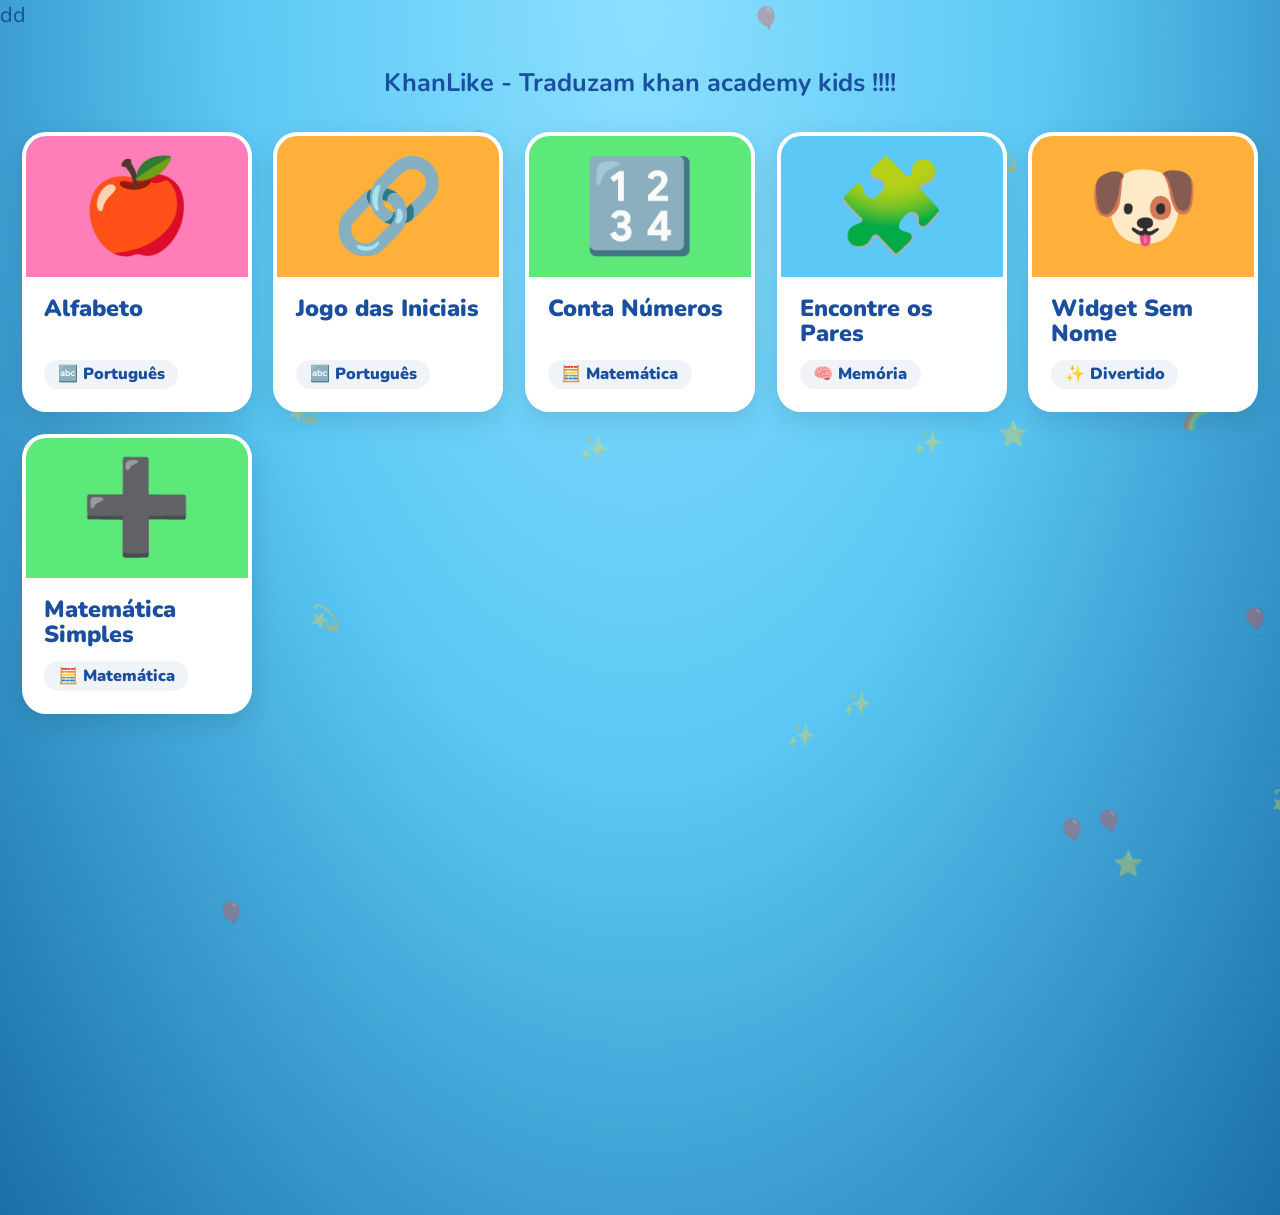
<file: index.html>
dd<!DOCTYPE html>
<html lang="pt-BR">
<head>
<meta charset="UTF-8">
<meta name="viewport" content="width=device-width, initial-scale=1.0">
<title>KANlike shoppee</title>
<link href="https://fonts.googleapis.com/css2?family=Nunito:wght@400;600;700;800;900&display=swap" rel="stylesheet">
<link rel="stylesheet" href="assets/css/index-style.css?v=20261124-1">
</head>
<body>

<div class="stars-bg" id="starsBg"></div>

<div class="container">
  <header>
    <h3>KhanLike - Traduzam khan academy kids !!!!</h3>
    
  </header>

  <div class="activities-grid">
    <a href="games/alfabeto.html" class="activity-card" style="animation-delay:0.1s">
      <div class="card-thumb theme-pink">🍎</div>
      <div class="card-body">
        <div class="card-title">Alfabeto</div>
        <div class="card-chips">
          <span class="chip">🔤 Português</span>
        </div>
      </div>
    </a>

    <a href="games/iniciais.html" class="activity-card" style="animation-delay:0.3s">
      <div class="card-thumb theme-orange">🔗</div>
      <div class="card-body">
        <div class="card-title">Jogo das Iniciais</div>
        <div class="card-chips">
          <span class="chip">🔤 Português</span>
        </div>
      </div>
    </a>


    <a href="games/contarnumeros.html" class="activity-card" style="animation-delay:0.15s">
      <div class="card-thumb theme-green">🔢</div>
      <div class="card-body">
        <div class="card-title">Conta Números</div>
        <div class="card-chips">
          <span class="chip">🧮 Matemática</span>
        </div>
      </div>
    </a>

    <a href="games/memory-game.html" class="activity-card" style="animation-delay:0.2s">
      <div class="card-thumb theme-blue">🧩</div>
      <div class="card-body">
        <div class="card-title">Encontre os Pares</div>
        <div class="card-chips">
          <span class="chip">🧠 Memória</span>
        </div>
      </div>
    </a>


    <a href="games/turma.html" class="activity-card" style="animation-delay:0.3s">
      <div class="card-thumb theme-orange">🐶</div>
      <div class="card-body">
        <div class="card-title">Widget Sem Nome</div>
        <div class="card-chips">
          <span class="chip">✨ Divertido</span>
        </div>
      </div>
    </a>

    <a href="games/matematica.html" class="activity-card" style="animation-delay:0.4s">
      <div class="card-thumb theme-green">➕</div>
      <div class="card-body">
        <div class="card-title">Matemática Simples</div>
        <div class="card-chips">
          <span class="chip">🧮 Matemática</span>
        </div>
      </div>
    </a>

  </div>
</div>

<footer></footer>

<script>
  const bg = document.getElementById('starsBg');
  const em = ['⭐','✨','💫','🌟','🎈','🌈'];

  for (let i = 0; i < 20; i++) {
    const s = document.createElement('div');
    s.className = 'star';
    s.textContent = em[Math.floor(Math.random() * em.length)];
    s.style.left = Math.random() * 100 + '%';
    s.style.top = Math.random() * 100 + '%';
    s.style.animationDelay = (Math.random() * 3) + 's';
    bg.appendChild(s);
  }
</script>

</body>
</html>
</file>
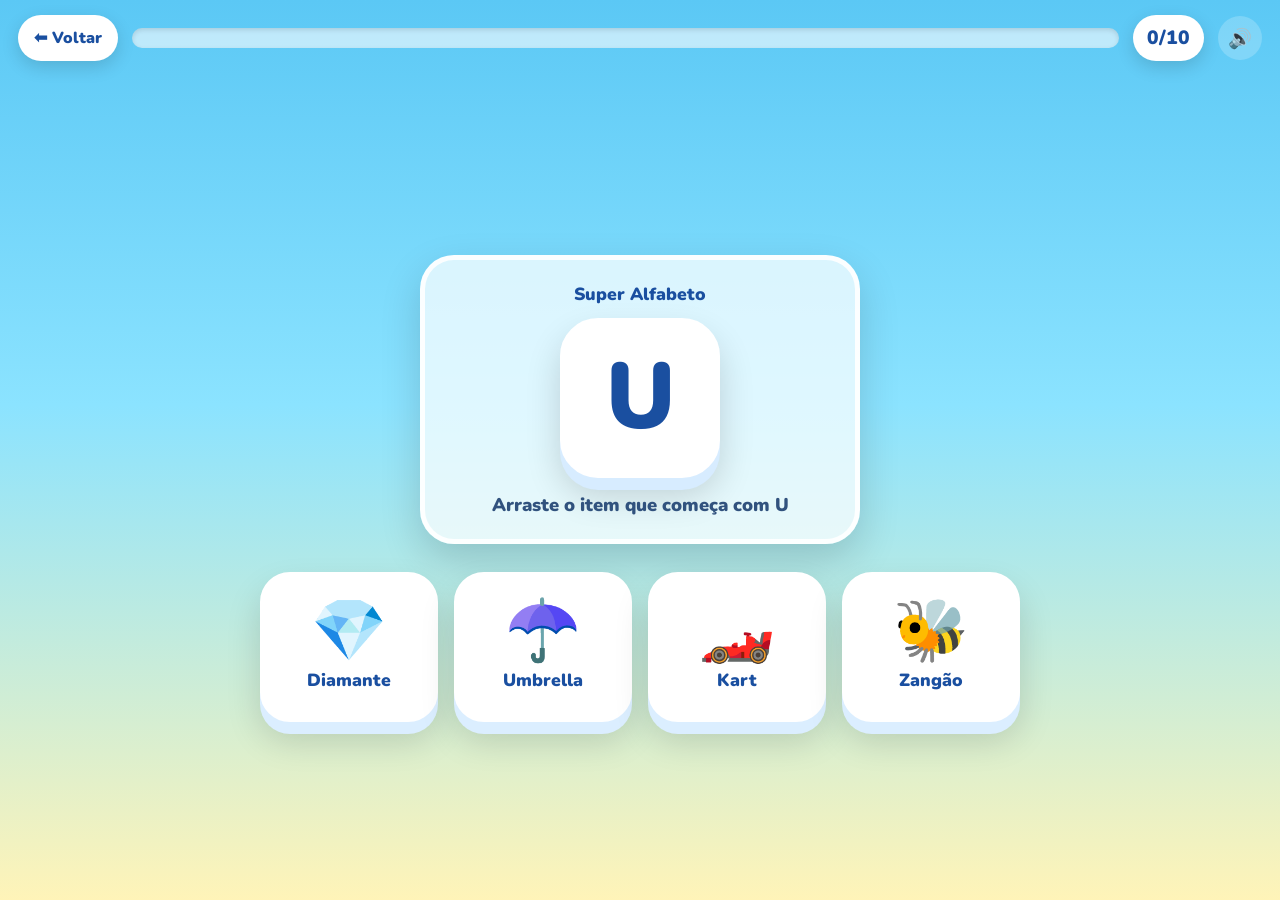
<file: games/abc.html>
<!DOCTYPE html>
<html lang="pt-BR">
<head>
<meta charset="UTF-8">
<meta name="viewport" content="width=device-width, initial-scale=1.0, maximum-scale=1.0, user-scalable=no">
<title>Super Alfabeto — KanAcademy</title>
<link href="https://fonts.googleapis.com/css2?family=Nunito:wght@700;800;900&display=swap" rel="stylesheet">

<style>
* {
  box-sizing: border-box;
  margin: 0;
  padding: 0;
  user-select: none;
  -webkit-tap-highlight-color: transparent;
}

body {
  min-height: 100vh;
  font-family: 'Nunito', sans-serif;
  background: linear-gradient(180deg, #5bc8f5 0%, #8be3ff 45%, #fff4b8 100%);
  overflow-x: hidden;
  color: #18335f;
}

.topbar {
  width: 100%;
  height: 76px;
  padding: 14px 18px;
  display: flex;
  align-items: center;
  gap: 14px;
}

.btn-back {
  text-decoration: none;
  background: #ffffff;
  color: #1a4fa0;
  font-weight: 900;
  padding: 12px 16px;
  border-radius: 999px;
  box-shadow: 0 6px 18px rgba(0,0,0,0.14);
  white-space: nowrap;
}

.progress-container {
  flex: 1;
  height: 20px;
  background: rgba(255,255,255,0.6);
  border-radius: 999px;
  overflow: hidden;
  box-shadow: inset 0 2px 5px rgba(0,0,0,0.12);
}

.progress-fill {
  width: 0%;
  height: 100%;
  background: linear-gradient(90deg, #ffd740, #ffb300);
  border-radius: 999px;
  transition: width 0.35s ease;
}

.stats {
  min-width: 70px;
  text-align: center;
  background: #fff;
  color: #1a4fa0;
  font-size: 1.2rem;
  font-weight: 900;
  padding: 10px 14px;
  border-radius: 999px;
  box-shadow: 0 6px 18px rgba(0,0,0,0.14);
}

.sound-toggle {
  width: 44px;
  height: 44px;
  border: none;
  border-radius: 999px;
  background: rgba(255,255,255,0.2);
  color: #fff;
  font-size: 1.2rem;
  cursor: pointer;
  transition: background 0.2s, transform 0.2s, opacity 0.2s;
}

.sound-toggle:hover {
  background: rgba(255,255,255,0.3);
}

.sound-toggle:active {
  transform: scale(0.95);
}

.sound-toggle.muted {
  opacity: 0.55;
}

main {
  min-height: calc(100vh - 76px);
  padding: 18px;
  display: flex;
  flex-direction: column;
  align-items: center;
  justify-content: center;
  gap: 28px;
}

.challenge-card {
  width: min(440px, 100%);
  background: rgba(255,255,255,0.72);
  border: 5px solid rgba(255,255,255,0.9);
  border-radius: 34px;
  padding: 22px;
  text-align: center;
  box-shadow: 0 16px 40px rgba(0,0,0,0.16);
}

.challenge-title {
  font-size: 1.1rem;
  font-weight: 900;
  color: #1a4fa0;
  margin-bottom: 12px;
}

.letter-slot {
  width: 160px;
  height: 160px;
  margin: 0 auto 14px;
  display: flex;
  align-items: center;
  justify-content: center;
  background: #ffffff;
  color: #1a4fa0;
  border-radius: 38px;
  font-size: 5.8rem;
  font-weight: 900;
  box-shadow: 0 12px 0 #d7ecff, 0 18px 35px rgba(0,0,0,0.16);
  border: 6px solid #ffffff;
  transition: transform 0.2s ease, background 0.2s ease, box-shadow 0.2s ease;
}

.letter-slot.hovered {
  transform: scale(1.08);
  background: #fff5bf;
  box-shadow: 0 12px 0 #ffd740, 0 22px 42px rgba(0,0,0,0.2);
}

.letter-slot.correct-anim {
  animation: correctPulse 0.5s ease;
}

.letter-slot.wrong-anim {
  animation: wrongShake 0.35s ease;
}

.challenge-hint {
  font-size: 1.15rem;
  font-weight: 900;
  color: #31527e;
}

.items-container {
  width: min(760px, 100%);
  display: grid;
  grid-template-columns: repeat(4, 1fr);
  gap: 16px;
  align-items: center;
  justify-content: center;
}

.draggable-item {
  min-height: 150px;
  background: #ffffff;
  border-radius: 30px;
  padding: 16px 10px;
  display: flex;
  flex-direction: column;
  align-items: center;
  justify-content: center;
  gap: 6px;
  cursor: grab;
  touch-action: none;
  box-shadow: 0 12px 0 #dbeeff, 0 18px 34px rgba(0,0,0,0.15);
  border: 4px solid #ffffff;
  transition: transform 0.25s cubic-bezier(0.175, 0.885, 0.32, 1.275), box-shadow 0.25s ease;
}

.draggable-item:active {
  cursor: grabbing;
}

.draggable-item .emoji {
  font-size: 3.8rem;
  line-height: 1;
}

.draggable-item .label {
  font-size: 1.1rem;
  font-weight: 900;
  color: #1a4fa0;
  text-align: center;
}

.draggable-item.wrong-anim {
  animation: wrongShake 0.35s ease;
}

.draggable-item.correct-choice {
  animation: itemCorrect 0.45s ease forwards;
}

#winOverlay {
  position: fixed;
  inset: 0;
  background: rgba(26, 79, 160, 0.94);
  color: white;
  display: none;
  align-items: center;
  justify-content: center;
  flex-direction: column;
  text-align: center;
  z-index: 9999;
  padding: 24px;
}

#winOverlay.show {
  display: flex;
}

.win-title {
  font-size: clamp(2.7rem, 10vw, 5rem);
  font-weight: 900;
  margin-bottom: 14px;
}

.btn-restart {
  margin-top: 26px;
  border: none;
  background: #ffd740;
  color: #1a4fa0;
  font-family: inherit;
  font-size: 1.3rem;
  font-weight: 900;
  padding: 16px 28px;
  border-radius: 999px;
  cursor: pointer;
  box-shadow: 0 8px 0 #e4aa00;
}

.particle {
  position: fixed;
  z-index: 9998;
  pointer-events: none;
  font-size: 2rem;
  animation: particleFly 0.8s ease-out forwards;
}

@keyframes particleFly {
  to {
    transform: translate(var(--x), var(--y)) scale(0);
    opacity: 0;
  }
}

@keyframes correctPulse {
  0% { transform: scale(1); }
  45% { transform: scale(1.18) rotate(3deg); }
  100% { transform: scale(1); }
}

@keyframes wrongShake {
  0%, 100% { transform: translateX(0); }
  25% { transform: translateX(-12px); }
  50% { transform: translateX(12px); }
  75% { transform: translateX(-8px); }
}

@keyframes itemCorrect {
  to {
    transform: scale(0);
    opacity: 0;
  }
}

@media (max-width: 720px) {
  .topbar {
    height: 66px;
    padding: 10px;
    gap: 8px;
  }

  .btn-back {
    font-size: 0.85rem;
    padding: 10px 12px;
  }

  .stats {
    min-width: 58px;
    font-size: 1rem;
    padding: 9px 10px;
  }

  main {
    padding: 12px;
    justify-content: flex-start;
    gap: 18px;
  }

  .challenge-card {
    padding: 16px;
    border-radius: 28px;
  }

  .letter-slot {
    width: 125px;
    height: 125px;
    font-size: 4.5rem;
    border-radius: 30px;
  }

  .challenge-hint {
    font-size: 1rem;
  }

  .items-container {
    grid-template-columns: repeat(4, 1fr);
    gap: 8px;
  }

  .draggable-item {
    min-height: 112px;
    border-radius: 22px;
    padding: 10px 4px;
    box-shadow: 0 8px 0 #dbeeff, 0 12px 22px rgba(0,0,0,0.12);
  }

  .draggable-item .emoji {
    font-size: 2.4rem;
  }

  .draggable-item .label {
    font-size: 0.78rem;
  }
}
</style>
</head>

<body>

<div class="topbar">
  <a href="../index.html" class="btn-back">⬅ Voltar</a>
  <div class="progress-container">
    <div class="progress-fill" id="progressFill"></div>
  </div>
  <div class="stats">
    <span id="scoreText">0</span>/10
  </div>
  <button class="sound-toggle" id="soundToggle" type="button" aria-label="Desligar narração" title="Desligar narração" aria-pressed="true" onclick="toggleVoice()">🔊</button>
</div>

<main>
  <section class="challenge-card">
    <div class="challenge-title">Super Alfabeto</div>
    <div class="letter-slot" id="letterSlot">A</div>
    <div class="challenge-hint" id="challengeHint">Arraste o item que começa com A</div>
  </section>

  <section class="items-container" id="itemsContainer"></section>
</main>

<div id="winOverlay">
  <div class="win-title">PARABÉNS! 🌟</div>
  <p style="font-size: 24px;">Você conhece muito bem o alfabeto!</p>
  <button class="btn-restart" onclick="resetGame()">Jogar de Novo</button>
</div>
<!-- substitua apenas o bloco <script> atual pelo seu código completo mantendo o HTML/CSS igual -->

<script>
const Sounds = {
  ctx: null,
  voicesLoaded: false,
  voiceEnabled: true,

  getCtx() {
    if (!this.ctx) {
      this.ctx = new (window.AudioContext || window.webkitAudioContext)();
    }
    return this.ctx;
  },

  loadVoices() {
    const voices = window.speechSynthesis?.getVoices?.() || [];
    this.voicesLoaded = voices.length > 0;
    return voices;
  },

  getMaleVoice() {
    const voices = this.loadVoices();

    const preferred = voices.find(v =>
      v.lang.toLowerCase().includes('pt-br') &&
      (
        v.name.toLowerCase().includes('daniel') ||
        v.name.toLowerCase().includes('male') ||
        v.name.toLowerCase().includes('masculina') ||
        v.name.toLowerCase().includes('brasil')
      )
    );

    if (preferred) return preferred;

    return voices.find(v => v.lang.toLowerCase().includes('pt')) || null;
  },

  speak(text) {
    if (!this.voiceEnabled || !window.speechSynthesis) return;

    window.speechSynthesis.cancel();

    const utterance = new SpeechSynthesisUtterance(text);
    utterance.lang = 'pt-BR';
    utterance.rate = 0.95;
    utterance.pitch = 0.75;
    utterance.volume = 1;

    const maleVoice = this.getMaleVoice();

    if (maleVoice) {
      utterance.voice = maleVoice;
    }

    window.speechSynthesis.speak(utterance);
  },

  correct() {
    const ctx = this.getCtx();
    const o = ctx.createOscillator();
    const g = ctx.createGain();

    o.type = 'sine';
    o.connect(g);
    g.connect(ctx.destination);

    g.gain.setValueAtTime(0, ctx.currentTime);
    g.gain.linearRampToValueAtTime(0.3, ctx.currentTime + 0.08);
    g.gain.exponentialRampToValueAtTime(0.01, ctx.currentTime + 0.5);

    o.frequency.setValueAtTime(523.25, ctx.currentTime);
    o.frequency.exponentialRampToValueAtTime(1046.50, ctx.currentTime + 0.3);

    o.start();
    o.stop(ctx.currentTime + 0.5);
  },

  wrong() {
    const ctx = this.getCtx();
    const o = ctx.createOscillator();
    const g = ctx.createGain();

    o.type = 'sawtooth';
    o.connect(g);
    g.connect(ctx.destination);

    g.gain.setValueAtTime(0.1, ctx.currentTime);
    g.gain.exponentialRampToValueAtTime(0.01, ctx.currentTime + 0.3);

    o.frequency.setValueAtTime(150, ctx.currentTime);
    o.frequency.linearRampToValueAtTime(80, ctx.currentTime + 0.3);

    o.start();
    o.stop(ctx.currentTime + 0.3);
  }
};

function toggleVoice() {
  Sounds.voiceEnabled = !Sounds.voiceEnabled;

  if (!Sounds.voiceEnabled && window.speechSynthesis) {
    window.speechSynthesis.cancel();
  }

  const button = document.getElementById('soundToggle');
  const label = Sounds.voiceEnabled ? 'Desligar narração' : 'Ligar narração';
  button.textContent = Sounds.voiceEnabled ? '🔊' : '🔇';
  button.setAttribute('aria-label', label);
  button.setAttribute('title', label);
  button.setAttribute('aria-pressed', String(Sounds.voiceEnabled));
  button.classList.toggle('muted', !Sounds.voiceEnabled);
}

if (window.speechSynthesis) {
  window.speechSynthesis.onvoiceschanged = () => {
    Sounds.loadVoices();
  };
}

const DATA = [
  { letter: 'A', label: 'Avião', emoji: '✈️' },
  { letter: 'A', label: 'Abelha', emoji: '🐝' },
  { letter: 'A', label: 'Árvore', emoji: '🌳' },
  { letter: 'A', label: 'Aranha', emoji: '🕷️' },

  { letter: 'B', label: 'Bola', emoji: '⚽' },
  { letter: 'B', label: 'Bebê', emoji: '👶' },
  { letter: 'B', label: 'Bolo', emoji: '🎂' },
  { letter: 'B', label: 'Barco', emoji: '⛵' },

  { letter: 'C', label: 'Casa', emoji: '🏠' },
  { letter: 'C', label: 'Cachorro', emoji: '🐶' },
  { letter: 'C', label: 'Coração', emoji: '❤️' },
  { letter: 'C', label: 'Cenoura', emoji: '🥕' },

  { letter: 'D', label: 'Dado', emoji: '🎲' },
  { letter: 'D', label: 'Dinossauro', emoji: '🦖' },
  { letter: 'D', label: 'Diamante', emoji: '💎' },
  { letter: 'D', label: 'Doce', emoji: '🍬' },

  { letter: 'E', label: 'Elefante', emoji: '🐘' },
  { letter: 'E', label: 'Estrela', emoji: '⭐' },
  { letter: 'E', label: 'Escada', emoji: '🪜' },
  { letter: 'E', label: 'Escorpião', emoji: '🦂' },

  { letter: 'F', label: 'Foca', emoji: '🦭' },
  { letter: 'F', label: 'Flor', emoji: '🌸' },
  { letter: 'F', label: 'Fogo', emoji: '🔥' },
  { letter: 'F', label: 'Foguete', emoji: '🚀' },

  { letter: 'G', label: 'Gato', emoji: '🐱' },
  { letter: 'G', label: 'Galinha', emoji: '🐔' },
  { letter: 'G', label: 'Girafa', emoji: '🦒' },
  { letter: 'G', label: 'Guitarra', emoji: '🎸' },

  { letter: 'H', label: 'Harpa', emoji: '🪕' },
  { letter: 'H', label: 'Hambúrguer', emoji: '🍔' },
  { letter: 'H', label: 'Helicóptero', emoji: '🚁' },
  { letter: 'H', label: 'Hospital', emoji: '🏥' },

  { letter: 'I', label: 'Igreja', emoji: '⛪' },
  { letter: 'I', label: 'Iguana', emoji: '🦎' },
  { letter: 'I', label: 'Ilha', emoji: '🏝️' },
  { letter: 'I', label: 'Ímã', emoji: '🧲' },

  { letter: 'J', label: 'Jacaré', emoji: '🐊' },
  { letter: 'J', label: 'Joaninha', emoji: '🐞' },
  { letter: 'J', label: 'Jogo', emoji: '🎮' },
  { letter: 'J', label: 'Jornal', emoji: '📰' },

  { letter: 'K', label: 'Kiwi', emoji: '🥝' },
  { letter: 'K', label: 'Karaokê', emoji: '🎤' },
  { letter: 'K', label: 'Kart', emoji: '🏎️' },
  { letter: 'K', label: 'Kimono', emoji: '🥋' },

  { letter: 'L', label: 'Leão', emoji: '🦁' },
  { letter: 'L', label: 'Lua', emoji: '🌙' },
  { letter: 'L', label: 'Livro', emoji: '📚' },
  { letter: 'L', label: 'Lápis', emoji: '✏️' },

  { letter: 'M', label: 'Macaco', emoji: '🐒' },
  { letter: 'M', label: 'Maçã', emoji: '🍎' },
  { letter: 'M', label: 'Moto', emoji: '🏍️' },
  { letter: 'M', label: 'Melancia', emoji: '🍉' },

  { letter: 'N', label: 'Navio', emoji: '🚢' },
  { letter: 'N', label: 'Nuvem', emoji: '☁️' },
  { letter: 'N', label: 'Nariz', emoji: '👃' },
  { letter: 'N', label: 'Notebook', emoji: '💻' },

  { letter: 'O', label: 'Ovo', emoji: '🥚' },
  { letter: 'O', label: 'Olho', emoji: '👁️' },
  { letter: 'O', label: 'Orelha', emoji: '👂' },
  { letter: 'O', label: 'Ônibus', emoji: '🚌' },

  { letter: 'P', label: 'Pato', emoji: '🦆' },
  { letter: 'P', label: 'Pizza', emoji: '🍕' },
  { letter: 'P', label: 'Peixe', emoji: '🐟' },
  { letter: 'P', label: 'Pipoca', emoji: '🍿' },

  { letter: 'Q', label: 'Queijo', emoji: '🧀' },
  { letter: 'Q', label: 'Quadro', emoji: '🖼️' },
  { letter: 'Q', label: 'Quimono', emoji: '🥋' },
  { letter: 'Q', label: 'Quati', emoji: '🦝' },

  { letter: 'R', label: 'Rato', emoji: '🐭' },
  { letter: 'R', label: 'Rã', emoji: '🐸' },
  { letter: 'R', label: 'Rádio', emoji: '📻' },
  { letter: 'R', label: 'Relógio', emoji: '⏰' },

  { letter: 'S', label: 'Sapo', emoji: '🐸' },
  { letter: 'S', label: 'Sol', emoji: '☀️' },
  { letter: 'S', label: 'Sorvete', emoji: '🍦' },
  { letter: 'S', label: 'Sapato', emoji: '👟' },

  { letter: 'T', label: 'Tigre', emoji: '🐯' },
  { letter: 'T', label: 'Tartaruga', emoji: '🐢' },
  { letter: 'T', label: 'Telefone', emoji: '📱' },
  { letter: 'T', label: 'Trem', emoji: '🚂' },

  { letter: 'U', label: 'Uva', emoji: '🍇' },
  { letter: 'U', label: 'Urso', emoji: '🐻' },
  { letter: 'U', label: 'Unicórnio', emoji: '🦄' },
  { letter: 'U', label: 'Umbrella', emoji: '☂️' },

  { letter: 'V', label: 'Vaca', emoji: '🐮' },
  { letter: 'V', label: 'Violão', emoji: '🎸' },
  { letter: 'V', label: 'Vulcão', emoji: '🌋' },
  { letter: 'V', label: 'Vela', emoji: '🕯️' },

  { letter: 'W', label: 'Wafer', emoji: '🧇' },
  { letter: 'W', label: 'Web', emoji: '🕸️' },
  { letter: 'W', label: 'Walkie', emoji: '📻' },
  { letter: 'W', label: 'Windsurf', emoji: '🏄' },

  { letter: 'X', label: 'Xícara', emoji: '☕' },
  { letter: 'X', label: 'Xadrez', emoji: '♟️' },
  { letter: 'X', label: 'Xilofone', emoji: '🎼' },
  { letter: 'X', label: 'Xerife', emoji: '🤠' },

  { letter: 'Y', label: 'Yoga', emoji: '🧘' },
  { letter: 'Y', label: 'Yakissoba', emoji: '🍜' },
  { letter: 'Y', label: 'Yoyo', emoji: '🪀' },
  { letter: 'Y', label: 'Yeti', emoji: '⛄' },

  { letter: 'Z', label: 'Zebra', emoji: '🦓' },
  { letter: 'Z', label: 'Zíper', emoji: '🤐' },
  { letter: 'Z', label: 'Zangão', emoji: '🐝' },
  { letter: 'Z', label: 'Zumbi', emoji: '🧟' }
];

const LETTERS = [...new Set(DATA.map(item => item.letter))];

let score = 0;
let currentLetter = 'A';
let currentCorrectItem = null;

const TOTAL_ITEMS = 10;
const OPTIONS_PER_ROUND = 4;

const letterSlot = document.getElementById('letterSlot');
const challengeHint = document.getElementById('challengeHint');
const itemsContainer = document.getElementById('itemsContainer');
const progressFill = document.getElementById('progressFill');
const scoreText = document.getElementById('scoreText');

function init() {
  Sounds.loadVoices();

  letterSlot.addEventListener('pointerdown', () => {
    Sounds.speak(currentLetter);
  });

  loadRound();
}

function loadRound() {
  if (score >= TOTAL_ITEMS) {
    showWin();
    return;
  }

  itemsContainer.innerHTML = '';

  currentLetter = LETTERS[Math.floor(Math.random() * LETTERS.length)];

  const correctOptions = DATA.filter(item => item.letter === currentLetter);
  currentCorrectItem = correctOptions[Math.floor(Math.random() * correctOptions.length)];

  letterSlot.textContent = currentLetter;
  challengeHint.textContent = `Arraste o item que começa com ${currentLetter}`;

  const wrongOptions = DATA
    .filter(item => item.letter !== currentLetter)
    .sort(() => Math.random() - 0.5)
    .slice(0, OPTIONS_PER_ROUND - 1);

  const options = shuffleArray([currentCorrectItem, ...wrongOptions]);

  options.forEach((data, index) => {
    setTimeout(() => createItem(data), index * 80);
  });
}

function createItem(data) {
  const el = document.createElement('div');
  el.className = 'draggable-item';
  el.dataset.letter = data.letter;
  el.dataset.label = data.label;
  el.innerHTML = `
    <span class="emoji">${data.emoji}</span>
    <span class="label">${data.label}</span>
  `;

  itemsContainer.appendChild(el);
  makeDraggable(el);

  el.style.transform = 'scale(0)';
  requestAnimationFrame(() => {
    el.style.transform = 'scale(1)';
  });
}

function makeDraggable(el) {
  let startX = 0;
  let startY = 0;
  let currentX = 0;
  let currentY = 0;
  let moved = false;

  el.addEventListener('pointerdown', e => {
    if (el.dataset.locked === 'true') return;

    el.setPointerCapture(e.pointerId);

    moved = false;
    startX = e.clientX - currentX;
    startY = e.clientY - currentY;

    el.style.transition = 'none';
    el.style.zIndex = 1000;
  });

  el.addEventListener('pointermove', e => {
    if (!el.hasPointerCapture(e.pointerId)) return;

    currentX = e.clientX - startX;
    currentY = e.clientY - startY;

    if (Math.abs(currentX) > 4 || Math.abs(currentY) > 4) {
      moved = true;
    }

    el.style.transform = `translate(${currentX}px, ${currentY}px) scale(1.1)`;
    checkHover(el);
  });

  el.addEventListener('pointerup', e => {
    if (!el.hasPointerCapture(e.pointerId)) return;

    el.releasePointerCapture(e.pointerId);
    el.style.transition = 'transform 0.3s cubic-bezier(0.175, 0.885, 0.32, 1.275)';
    el.style.zIndex = 1;

    letterSlot.classList.remove('hovered');

    if (!moved) {
      Sounds.speak(el.dataset.label);
      resetPosition();
      return;
    }

    const dropped = isOnTarget(el);

    if (dropped) {
      if (el.dataset.letter === currentLetter) {
        handleCorrect(el);
      } else {
        handleWrong(el, resetPosition);
      }
    } else {
      resetPosition();
    }
  });

  function resetPosition() {
    currentX = 0;
    currentY = 0;
    el.style.transform = `translate(0px, 0px) scale(1)`;
  }
}

function checkHover(el) {
  if (isOnTarget(el)) {
    letterSlot.classList.add('hovered');
  } else {
    letterSlot.classList.remove('hovered');
  }
}

function isOnTarget(el) {
  const rect = el.getBoundingClientRect();
  const slotRect = letterSlot.getBoundingClientRect();

  const centerX = rect.left + rect.width / 2;
  const centerY = rect.top + rect.height / 2;

  return (
    centerX >= slotRect.left &&
    centerX <= slotRect.right &&
    centerY >= slotRect.top &&
    centerY <= slotRect.bottom
  );
}

function handleCorrect(el) {
  el.dataset.locked = 'true';
  el.style.pointerEvents = 'none';

  Sounds.correct();
  setTimeout(() => Sounds.speak(`${currentLetter} de ${el.dataset.label}`), 180);

  const rect = el.getBoundingClientRect();
  spawnParticles(rect.left + rect.width / 2, rect.top + rect.height / 2);

  letterSlot.classList.add('correct-anim');
  el.classList.add('correct-choice');

  score++;
  updateProgress();

  setTimeout(() => {
    letterSlot.classList.remove('correct-anim');
    loadRound();
  }, 900);
}

function handleWrong(el, resetCallback) {
  Sounds.wrong();

  letterSlot.classList.add('wrong-anim');
  el.classList.add('wrong-anim');

  setTimeout(() => {
    letterSlot.classList.remove('wrong-anim');
    el.classList.remove('wrong-anim');
    resetCallback();
  }, 400);
}

function updateProgress() {
  const pct = (score / TOTAL_ITEMS) * 100;
  progressFill.style.width = pct + '%';
  scoreText.textContent = score;
}

function spawnParticles(x, y) {
  for (let i = 0; i < 10; i++) {
    const p = document.createElement('div');
    p.className = 'particle';
    p.textContent = ['✨','⭐','🎈','🌈'][Math.floor(Math.random() * 4)];
    p.style.left = x + 'px';
    p.style.top = y + 'px';

    const dx = (Math.random() - 0.5) * 220;
    const dy = (Math.random() - 0.5) * 220;

    p.style.setProperty('--x', `${dx}px`);
    p.style.setProperty('--y', `${dy}px`);

    document.body.appendChild(p);

    setTimeout(() => p.remove(), 800);
  }
}

function showWin() {
  document.getElementById('winOverlay').classList.add('show');
}

function resetGame() {
  score = 0;
  updateProgress();
  document.getElementById('winOverlay').classList.remove('show');
  loadRound();
}

function shuffleArray(arr) {
  return [...arr].sort(() => Math.random() - 0.5);
}

window.onload = init;
</script>
</body>
</html>
</file>
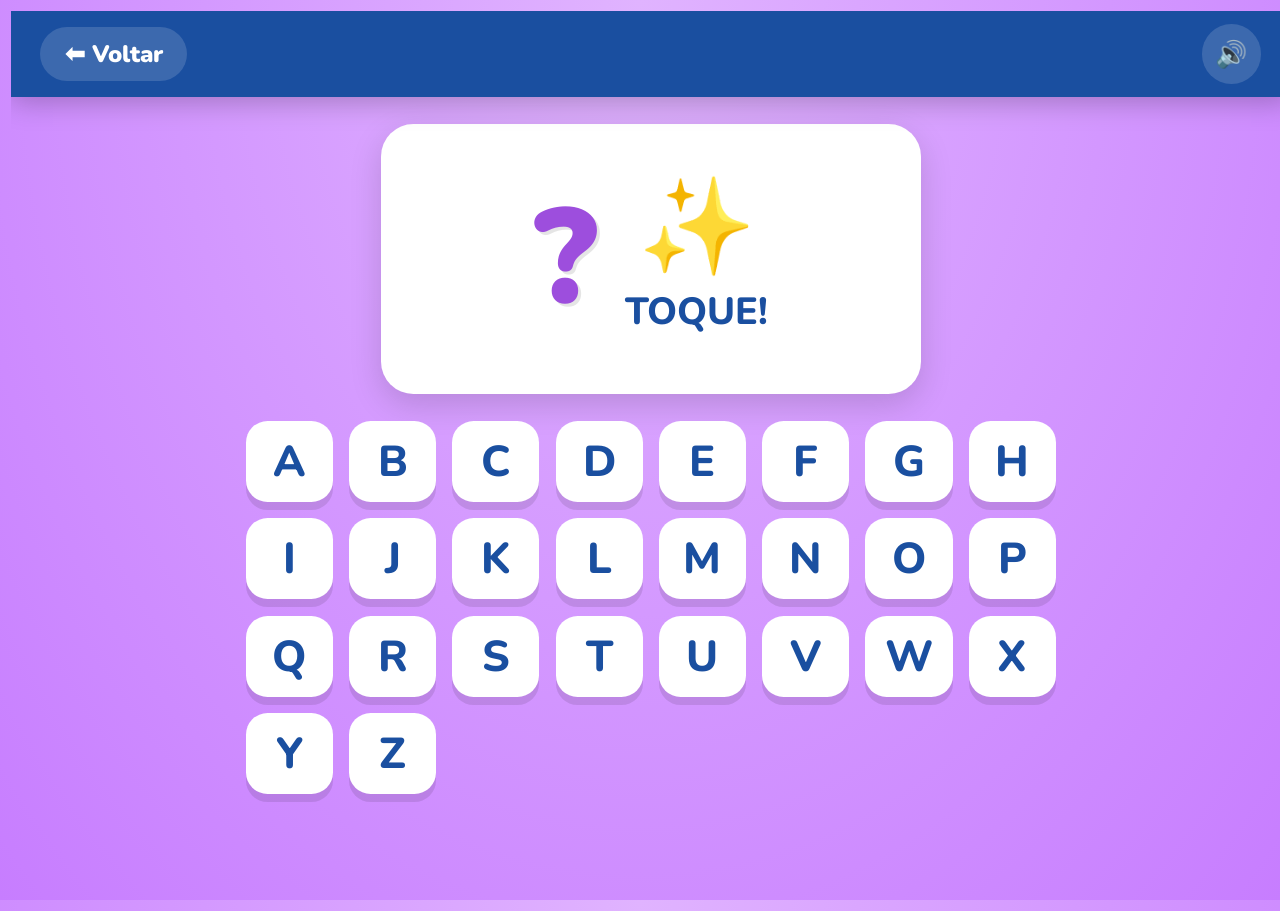
<file: games/alfabeto.html>
<!DOCTYPE html>
<html lang="pt-BR">
<head>
<meta charset="UTF-8">
<meta name="viewport" content="width=device-width, initial-scale=1.0, maximum-scale=1.0, user-scalable=no">
<title>Alfabeto Divertido — KanAcademy</title>
<link href="https://fonts.googleapis.com/css2?family=Nunito:wght@700;800;900&display=swap" rel="stylesheet">
<link rel="stylesheet" href="../assets/css/games-style.css?v=20261124-1">
<script
src="https://code.responsivevoice.org/responsivevoice.js?key=fmRHU1Pp"></script>

</head>
<body class="page-alfabeto">
<div class="topbar">
  <a href="../index.html" class="back-link">⬅ Voltar</a>
  <div class="topbar-spacer"></div>
  <button class="sound-toggle" id="soundToggle" type="button" aria-label="Desligar narração" title="Desligar narração" aria-pressed="true" onclick="toggleVoice()">🔊</button>
</div>

<main class="game-area">
  <div class="display-box" id="displayBox">
    <div class="display-letter" id="displayLetter">?</div>
    <div class="display-info">
      <div class="display-emoji" id="displayEmoji">✨</div>
      <div class="display-word" id="displayWord">Toque!</div>
    </div>
  </div>

  <div class="alphabet-grid" id="alphabetGrid"></div>
</main>

<script>
  const alphabetData = [
    { letter: 'A', examples: [
      { word: 'Abelha', emoji: '🐝' },
      { word: 'Avião', emoji: '✈️' },
      { word: 'Aranha', emoji: '🕷️' }
    ]},
    { letter: 'B', examples: [
      { word: 'Bola', emoji: '⚽' },
      { word: 'Banana', emoji: '🍌' },
      { word: 'Borboleta', emoji: '🦋' }
    ]},
    { letter: 'C', examples: [
      { word: 'Cachorro', emoji: '🐶' },
      { word: 'Casa', emoji: '🏠' },
      { word: 'Coração', emoji: '❤️' }
    ]},
    { letter: 'D', examples: [
      { word: 'Dado', emoji: '🎲' },
      { word: 'Dinossauro', emoji: '🦖' },
      { word: 'Diamante', emoji: '💎' }
    ]},
    { letter: 'E', examples: [
      { word: 'Elefante', emoji: '🐘' },
      { word: 'Estrela', emoji: '⭐' },
      { word: 'Escova', emoji: '🪥' }
    ]},
    { letter: 'F', examples: [
      { word: 'Foguete', emoji: '🚀' },
      { word: 'Flor', emoji: '🌸' },
      { word: 'Foca', emoji: '🦭' }
    ]},
    { letter: 'G', examples: [
      { word: 'Gato', emoji: '🐱' },
      { word: 'Girafa', emoji: '🦒' },
      { word: 'Guitarra', emoji: '🎸' }
    ]},
    { letter: 'H', examples: [
      { word: 'Helicóptero', emoji: '🚁' },
      { word: 'Hospital', emoji: '🏥' },
      { word: 'Hambúrguer', emoji: '🍔' }
    ]},
    { letter: 'I', examples: [
      { word: 'Ilha', emoji: '🏝️' },
      { word: 'Iguana', emoji: '🦎' },
      { word: 'Iogurte', emoji: '🍦' }
    ]},
    { letter: 'J', examples: [
      { word: 'Jacaré', emoji: '🐊' },
      { word: 'Janela', emoji: '🪟' },
      { word: 'Joaninha', emoji: '🐞' }
    ]},
    { letter: 'K', examples: [
      { word: 'Kiwi', emoji: '🥝' },
      { word: 'Karaokê', emoji: '🎤' },
      { word: 'Kart', emoji: '🏎️' }
    ]},
    { letter: 'L', examples: [
      { word: 'Leão', emoji: '🦁' },
      { word: 'Lua', emoji: '🌙' },
      { word: 'Lápis', emoji: '✏️' }
    ]},
    { letter: 'M', examples: [
      { word: 'Macaco', emoji: '🐵' },
      { word: 'Maçã', emoji: '🍎' },
      { word: 'Moto', emoji: '🏍️' }
    ]},
    { letter: 'N', examples: [
      { word: 'Nuvem', emoji: '☁️' },
      { word: 'Navio', emoji: '🚢' },
      { word: 'Nariz', emoji: '👃' }
    ]},
    { letter: 'O', examples: [
      { word: 'Ovelha', emoji: '🐑' },
      { word: 'Ovo', emoji: '🥚' },
      { word: 'Óculos', emoji: '👓' }
    ]},
    { letter: 'P', examples: [
      { word: 'Pato', emoji: '🦆' },
      { word: 'Pipoca', emoji: '🍿' },
      { word: 'Peixe', emoji: '🐟' }
    ]},
    { letter: 'Q', examples: [
      { word: 'Queijo', emoji: '🧀' },
      { word: 'Quadro', emoji: '🖼️' },
      { word: 'Quati', emoji: '🦝' }
    ]},
    { letter: 'R', examples: [
      { word: 'Robô', emoji: '🤖' },
      { word: 'Rato', emoji: '🐭' },
      { word: 'Relógio', emoji: '⏰' }
    ]},
    { letter: 'S', examples: [
      { word: 'Sapo', emoji: '🐸' },
      { word: 'Sol', emoji: '☀️' },
      { word: 'Sorvete', emoji: '🍨' }
    ]},
    { letter: 'T', examples: [
      { word: 'Trem', emoji: '🚆' },
      { word: 'Tigre', emoji: '🐯' },
      { word: 'Telefone', emoji: '📞' }
    ]},
    { letter: 'U', examples: [
      { word: 'Uva', emoji: '🍇' },
      { word: 'Urso', emoji: '🐻' },
      { word: 'Unicórnio', emoji: '🦄' }
    ]},
    { letter: 'V', examples: [
      { word: 'Vaca', emoji: '🐮' },
      { word: 'Violão', emoji: '🎸' },
      { word: 'Vela', emoji: '🕯️' }
    ]},
    { letter: 'W', examples: [
      { word: 'Wafer', emoji: '🧇' },
      { word: 'Web', emoji: '🌐' },
      { word: 'Walkie-talkie', emoji: '📻' }
    ]},
    { letter: 'X', examples: [
      { word: 'Xícara', emoji: '☕' },
      { word: 'Xadrez', emoji: '♟️' },
      { word: 'Xilofone', emoji: '🎼' }
    ]},
    { letter: 'Y', examples: [
      { word: 'Yin Yang', emoji: '☯️' },
      { word: 'Yoga', emoji: '🧘' },
      { word: 'Yakult', emoji: '🥤' }
    ]},
    { letter: 'Z', examples: [
      { word: 'Zebra', emoji: '🦓' },
      { word: 'Zíper', emoji: '🤐' },
      { word: 'Zangão', emoji: '🐝' }
    ]}
  ];



  const gridContainer = document.getElementById('alphabetGrid');
  const displayBox = document.getElementById('displayBox');
  const displayLetter = document.getElementById('displayLetter');
  const displayEmoji = document.getElementById('displayEmoji');
  const displayWord = document.getElementById('displayWord');
  
  let currentActiveBtn = null;
  const exampleIndexByLetter = {};

  const AudioEngine = {
    voiceEnabled: true,

    speak: function(letter, word) {
      if (!this.voiceEnabled) return;

      const phrase = `Letra ${letter}. ${letter} de ${word}.`;
      const hasNativeSpeech = window.speechSynthesis &&
        window.SpeechSynthesisUtterance;

      if (hasNativeSpeech) {
        window.speechSynthesis.cancel();
        const utterance = new SpeechSynthesisUtterance(phrase);
        utterance.lang = 'pt-BR';
        utterance.rate = 0.88;
        utterance.pitch = 1;

        const voices = window.speechSynthesis.getVoices();
        const portugueseVoice = voices.find(voice =>
          voice.lang.toLowerCase() === 'pt-br'
        ) || voices.find(voice =>
          voice.lang.toLowerCase().startsWith('pt')
        );
        if (portugueseVoice) utterance.voice = portugueseVoice;

        window.speechSynthesis.speak(utterance);
        return;
      }

      if (window.responsiveVoice) {
        responsiveVoice.speak(phrase, "Brazilian Portuguese Male", {
          rate: 0.88,
          pitch: 1,
          volume: 1
        });
      }
    }
  };

  function toggleVoice() {
    AudioEngine.voiceEnabled = !AudioEngine.voiceEnabled;

    if (!AudioEngine.voiceEnabled) {
      if (window.speechSynthesis) window.speechSynthesis.cancel();
      if (window.responsiveVoice) responsiveVoice.cancel();
    }

    const button = document.getElementById('soundToggle');
    const label = AudioEngine.voiceEnabled ? 'Desligar narração' : 'Ligar narração';
    button.textContent = AudioEngine.voiceEnabled ? '🔊' : '🔇';
    button.setAttribute('aria-label', label);
    button.setAttribute('title', label);
    button.setAttribute('aria-pressed', String(AudioEngine.voiceEnabled));
    button.classList.toggle('muted', !AudioEngine.voiceEnabled);
  }

  function initGame() {
    alphabetData.forEach(item => {
      exampleIndexByLetter[item.letter] = 0;
      const btn = document.createElement('button');
      btn.className = 'letter-btn';
      btn.textContent = item.letter;
      btn.addEventListener('click', (e) => handleLetterClick(item, btn, e));
      gridContainer.appendChild(btn);
    });
  }

  function handleLetterClick(data, btnElement, event) {
    if (currentActiveBtn) currentActiveBtn.classList.remove('active');
    btnElement.classList.add('active');
    currentActiveBtn = btnElement;

    const currentIndex = exampleIndexByLetter[data.letter];
    const example = data.examples[currentIndex];
    exampleIndexByLetter[data.letter] = (currentIndex + 1) % data.examples.length;

    // Atualiza interface
    displayLetter.textContent = data.letter;
    displayEmoji.textContent = example.emoji;
    displayWord.textContent = example.word;

    // Reinicia animação
    displayBox.classList.remove('pop');
    void displayBox.offsetWidth;
    displayBox.classList.add('pop');

    // Narração aprimorada
    AudioEngine.speak(data.letter, example.word);

    // Partículas
    const rect = btnElement.getBoundingClientRect();
    spawnParticles(rect.left + rect.width / 2, rect.top + rect.height / 2, example.emoji);
  }

  function spawnParticles(x, y, emoji) {
    const emojis = [emoji, '✨', '⭐'];
    for (let i = 0; i < 6; i++) {
      const el = document.createElement('div');
      el.className = 'particle';
      el.textContent = emojis[Math.floor(Math.random() * emojis.length)];
      el.style.left = x + 'px';
      el.style.top = y + 'px';
      el.style.setProperty('--tx', (Math.random() - 0.5) * 150 + 'px');
      el.style.setProperty('--ty', (Math.random() - 0.5) * 150 + 'px');
      el.style.setProperty('--rot', (Math.random() - 0.5) * 360 + 'deg');
      document.body.appendChild(el);
      setTimeout(() => el.remove(), 800);
    }
  }

  window.onload = initGame;
</script>
</body>
</html>
</file>
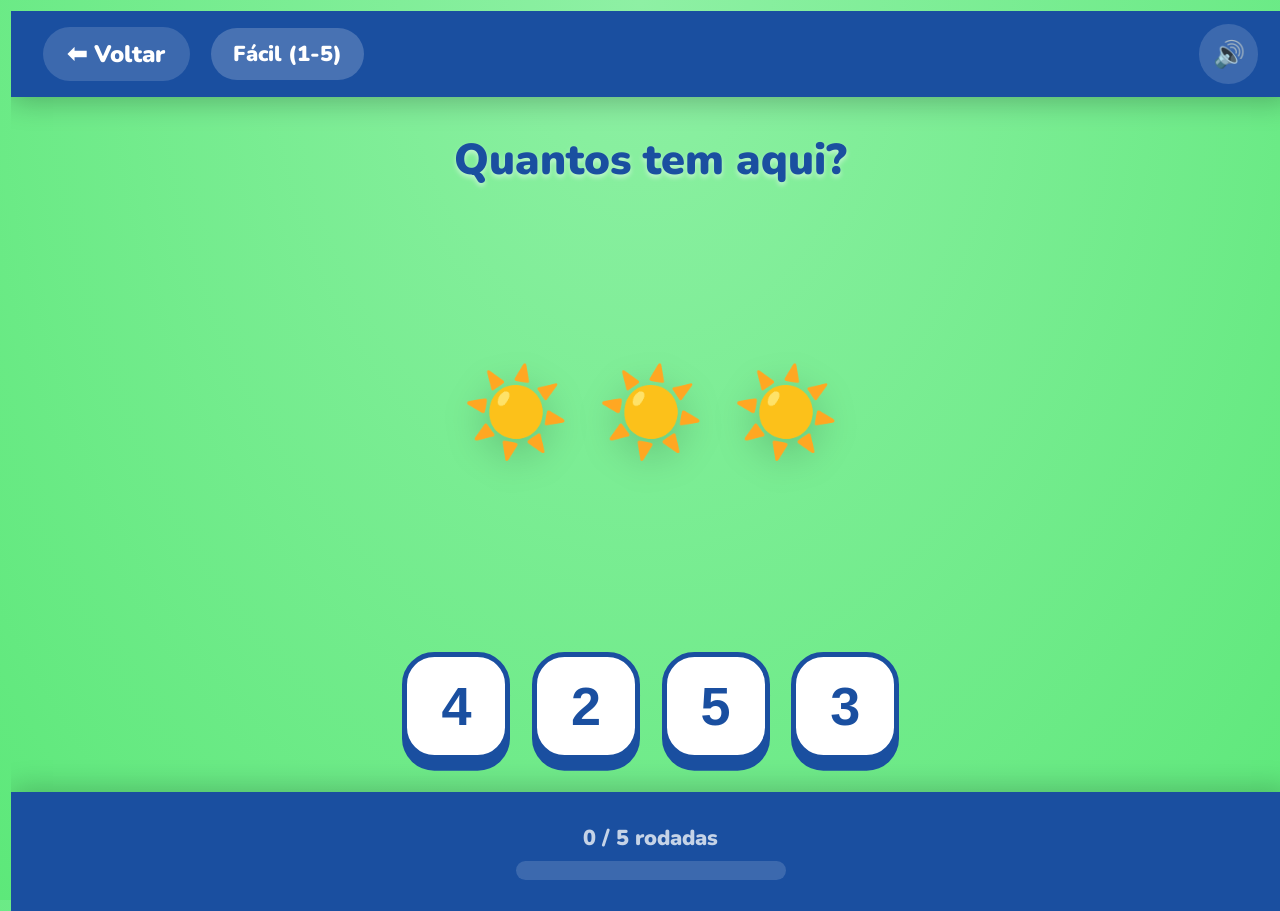
<file: games/contarnumeros.html>
<!DOCTYPE html>
<html lang="pt-BR">
<head>
<meta charset="UTF-8">
<meta name="viewport" content="width=device-width, initial-scale=1.0">
<title>Contagem Divertida — KanAcademy</title>
<link href="https://fonts.googleapis.com/css2?family=Nunito:wght@700;800;900&display=swap" rel="stylesheet">
<link rel="stylesheet" href="../assets/css/games-style.css?v=20261124-1">
</head>
<body class="page-contarnumeros">

<div class="topbar">
  <a href="../index.html" class="back-link">⬅ Voltar</a>
  <button id="diffToggle" class="diff-btn" onclick="toggleDiff()">Fácil (1-5)</button>
  <div class="topbar-spacer"></div>
  <button class="sound-toggle" id="soundToggle" onclick="toggleSound()">🔊</button>
</div>

<div class="board-wrap">
  <div class="question-title">Quantos tem aqui?</div>
  <div class="objects-container" id="objectsContainer"></div>
  <div class="options-container" id="optionsContainer"></div>
</div>

<div class="botbar">
  <div class="progress-wrap">
    <span class="progress-label" id="progressLabel">0 / 5 rodadas</span>
    <div class="progress-track"><div class="progress-fill" id="progressFill"></div></div>
  </div>
</div>

<div class="win-overlay" id="winOverlay">
  <div class="win-box">
    <div style="font-size: 80px; margin-bottom: 10px;">🏆</div>
    <h2>Você é um mestre da contagem!</h2>
    <button class="win-btn" onclick="initGame()">Jogar Novamente</button>
  </div>
</div>

<script>
let soundEnabled = true;
let audioCtx = null;
const TOTAL_ROUNDS = 5;
let currentRound = 0;
let correctAnswer = 0;
let isLocked = false;

const LEVELS = [
  { id: 'facil', name: 'Fácil (1-5)', min: 1, max: 5 },
  { id: 'medio', name: 'Médio (1-10)', min: 1, max: 10 },
  { id: 'dificil', name: 'Difícil (1-20)', min: 1, max: 20 }
];
let currentLevelIdx = 0;

const EMOJIS = [
  '🐝','✈️','🕷️',
  '⚽','🍌','🦋',
  '🐶','🏠','❤️',
  '🎲','🦖','💎',
  '🐘','⭐','🪥',
  '🚀','🌸','🐱',
  '🎸','🚁','🍔',
  '🐊','🐞','🦁',
  '🌙','✏️','🍎',
  '🏍️','🦆','🍿',
  '🧀','🤖','🐭',
  '🐸','☀️','🍨',
  '🍇','🐻','🦄',
  '🐮','🕯️','☕'
];

function playTone(freq, dur, type='sine') {
  if (!soundEnabled) return;
  if (!audioCtx) audioCtx = new (window.AudioContext || window.webkitAudioContext)();
  const osc = audioCtx.createOscillator();
  const gain = audioCtx.createGain();
  osc.connect(gain); gain.connect(audioCtx.destination);
  osc.type = type; osc.frequency.value = freq;
  gain.gain.setValueAtTime(0.3, audioCtx.currentTime);
  gain.gain.exponentialRampToValueAtTime(0.01, audioCtx.currentTime + dur);
  osc.start(); osc.stop(audioCtx.currentTime + dur);
}

const Sounds = {
  correct: () => { playTone(600,0.1); setTimeout(()=>playTone(800,0.2), 100); },
  wrong: () => { playTone(300,0.2,'triangle'); setTimeout(()=>playTone(250,0.3,'triangle'), 150); },
  win: () => { [523, 659, 783, 1046].forEach((f,i) => setTimeout(()=>playTone(f,0.3), i*150)); }
};

function toggleSound() {
  soundEnabled = !soundEnabled;
  document.getElementById('soundToggle').textContent = soundEnabled ? '🔊' : '🔇';
  document.getElementById('soundToggle').classList.toggle('muted', !soundEnabled);
}

function toggleDiff() {
  currentLevelIdx = (currentLevelIdx + 1) % LEVELS.length;
  document.getElementById('diffToggle').textContent = LEVELS[currentLevelIdx].name;
  initGame();
}

function spawnParticles() {
  for (let i=0; i<15; i++) {
    const el = document.createElement('div');
    el.className = 'particle';
    el.textContent = '✨';
    const dx = (Math.random()-0.5)*400, dy = (Math.random()-0.5)*400;
    el.style.cssText = `left:50%;top:50%;--dest:translate(${dx}px,${dy}px);--rot:${(Math.random()-0.5)*720}deg;`;
    document.body.appendChild(el);
    setTimeout(()=>el.remove(), 1200);
  }
}

function initGame() {
  currentRound = 0;
  document.getElementById('winOverlay').classList.remove('show');
  updateProgress();
  nextRound();
}

function nextRound() {
  if (currentRound >= TOTAL_ROUNDS) {
    Sounds.win();
    document.getElementById('winOverlay').classList.add('show');
    spawnParticles();
    return;
  }
  
  isLocked = false;
  const level = LEVELS[currentLevelIdx];
  correctAnswer = Math.floor(Math.random() * (level.max - level.min + 1)) + level.min;
  const emoji = EMOJIS[Math.floor(Math.random() * EMOJIS.length)];
  
  const objCont = document.getElementById('objectsContainer');
  objCont.innerHTML = '';

  let objSize = '4rem';
  if (correctAnswer > 15) objSize = '2.5rem';
  else if (correctAnswer > 10) objSize = '3.2rem';

  for(let i=0; i<correctAnswer; i++) {
    const span = document.createElement('span');
    span.className = 'count-obj';
    span.textContent = emoji;
    span.style.fontSize = objSize;
    span.style.animationDelay = `${Math.random()*0.5}s`;
    objCont.appendChild(span);
  }

  let options = new Set([correctAnswer]);
  while(options.size < 4) {
    let wrong;
    if (level.id === 'facil') {
      wrong = Math.floor(Math.random() * 5) + 1;
    } else if (level.id === 'medio') {
      wrong = Math.floor(Math.random() * 10) + 1;
    } else {
      wrong = correctAnswer + (Math.floor(Math.random() * 7) - 3);
      if (wrong < 1 || wrong > 25) wrong = Math.floor(Math.random() * 20) + 1;
    }
    if(wrong > 0 && wrong <= 25) options.add(wrong);
  }
  
  const optCont = document.getElementById('optionsContainer');
  optCont.innerHTML = '';
  Array.from(options).sort(()=>Math.random()-0.5).forEach(num => {
    const btn = document.createElement('button');
    btn.className = 'opt-btn';
    btn.textContent = num;
    btn.onclick = () => handleAnswer(num, btn);
    optCont.appendChild(btn);
  });
}

function handleAnswer(num, btn) {
  if (isLocked) return;
  
  if (num === correctAnswer) {
    isLocked = true;
    Sounds.correct();
    btn.classList.add('correct');
    currentRound++;
    updateProgress();
    setTimeout(nextRound, 1000);
  } else {
    Sounds.wrong();
    btn.classList.add('wrong');
    setTimeout(() => btn.classList.remove('wrong'), 500);
  }
}

function updateProgress() {
  const pct = (currentRound / TOTAL_ROUNDS) * 100;
  document.getElementById('progressFill').style.width = pct + '%';
  document.getElementById('progressLabel').textContent = `${currentRound} / ${TOTAL_ROUNDS} rodadas`;
}

initGame();
</script>
</body>
</html>
</file>
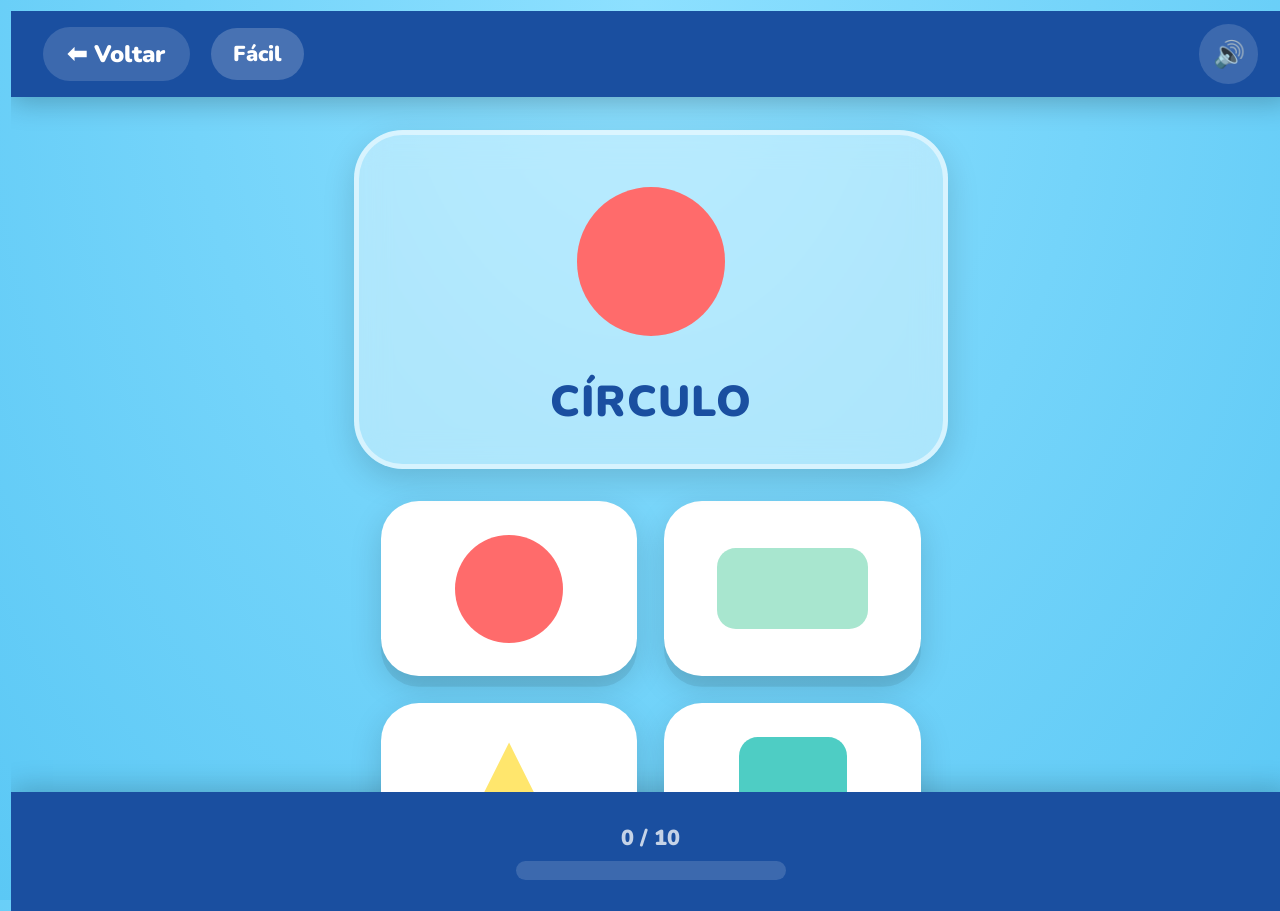
<file: games/formas.html>
<!DOCTYPE html>
<html lang="pt-BR">
<head>
  <meta charset="UTF-8">
  <meta name="viewport" content="width=device-width, initial-scale=1.0">
  <title>Formas Geométricas — KanAcademy</title>
  <link href="https://fonts.googleapis.com/css2?family=Nunito:wght@700;800;900&display=swap" rel="stylesheet">
  <link rel="stylesheet" href="../assets/css/games-style.css?v=20261124-1">
</head>
<body class="page-formas">

<div class="topbar">
  <a href="../index.html" class="back-link">⬅ Voltar</a>
  <button id="diffToggle" class="diff-btn" onclick="toggleDiff()">Fácil</button>
  <div class="topbar-spacer"></div>
  <button class="sound-toggle" id="soundToggle" aria-label="Desligar narração" title="Desligar narração" onclick="toggleSound()">🔊</button>
</div>

<div class="board-wrap">
  <div class="challenge-card">
    <div class="target-shape-wrap" id="targetShapeWrap"></div>
    <div class="challenge-title" id="challengeTitle">Círculo</div>
  </div>

  <div class="options-container" id="optionsContainer"></div>
</div>

<div class="botbar">
  <div class="progress-wrap">
    <span class="progress-label" id="progressLabel">0 / 10</span>
    <div class="progress-track"><div class="progress-fill" id="progressFill"></div></div>
  </div>
</div>

<div class="win-overlay" id="winOverlay">
  <div class="win-box">
    <div style="font-size: 80px; margin-bottom: 10px;">🏆</div>
    <h2>Você conhece as formas!</h2>
    <button class="win-btn" onclick="initGame()">Jogar Novamente</button>
  </div>
</div>

<script>
/* ── AUDIO ENGINE ── */
let soundEnabled = true;
let voiceEnabled = true;
let audioCtx = null;

function playTone(freq, dur, type) {
  if (!soundEnabled) return;
  if (!audioCtx) audioCtx = new (window.AudioContext || window.webkitAudioContext)();
  var osc = audioCtx.createOscillator();
  var gain = audioCtx.createGain();
  osc.connect(gain); gain.connect(audioCtx.destination);
  osc.type = type || 'sine'; osc.frequency.value = freq;
  gain.gain.setValueAtTime(0.3, audioCtx.currentTime);
  gain.gain.exponentialRampToValueAtTime(0.01, audioCtx.currentTime + dur);
  osc.start(); osc.stop(audioCtx.currentTime + dur);
}

var Sounds = {
  correct: function() { playTone(600, 0.1); setTimeout(function() { playTone(800, 0.2); }, 100); },
  wrong: function() { playTone(300, 0.2, 'triangle'); setTimeout(function() { playTone(250, 0.3, 'triangle'); }, 150); },
  win: function() { [523, 659, 783, 1046].forEach(function(f, i) { setTimeout(function() { playTone(f, 0.3); }, i * 150); }); },
  speak: function(text) {
    if (!voiceEnabled) return;
    window.speechSynthesis.cancel();
    var u = new SpeechSynthesisUtterance(text);
    u.lang = 'pt-BR'; u.rate = 1.0; u.pitch = 1.2; u.volume = 1;
    window.speechSynthesis.speak(u);
  }
};

function toggleSound() {
  voiceEnabled = !voiceEnabled;
  if (!voiceEnabled && window.speechSynthesis) {
    window.speechSynthesis.cancel();
  }
  var btn = document.getElementById('soundToggle');
  btn.textContent = voiceEnabled ? '🔊' : '🔇';
  btn.setAttribute('aria-label', voiceEnabled ? 'Desligar narração' : 'Ligar narração');
  btn.setAttribute('title', voiceEnabled ? 'Desligar narração' : 'Ligar narração');
  btn.classList.toggle('muted', !voiceEnabled);
}

/* ── SHAPE DATA ── */
var SHAPES_ALL = [
  { id: 'circulo',   name: 'Círculo',    color: '#ff6b6b' },
  { id: 'quadrado',  name: 'Quadrado',   color: '#4ecdc4' },
  { id: 'triangulo', name: 'Triângulo',  color: '#ffe66d' },
  { id: 'retangulo', name: 'Retângulo',  color: '#a8e6cf' },
  { id: 'estrela',   name: 'Estrela',    color: '#ff9ff3' },
  { id: 'coracao',   name: 'Coração',    color: '#ee5a24' },
  { id: 'losango',   name: 'Losango',    color: '#54a0ff' },
  { id: 'hexagono',  name: 'Hexágono',   color: '#5f27cd' }
];

var LEVELS = [
  { id: 'facil',   name: 'Fácil',   count: 4 },
  { id: 'medio',   name: 'Médio',   count: 6 },
  { id: 'dificil', name: 'Difícil', count: 8 }
];

var currentLevelIdx = 0;
var score = 0;
var TOTAL_ROUNDS = 10;
var isLocked = false;
var usedTargets = [];

function toggleDiff() {
  currentLevelIdx = (currentLevelIdx + 1) % LEVELS.length;
  document.getElementById('diffToggle').textContent = LEVELS[currentLevelIdx].name;
  initGame();
}

function getShapes() {
  return SHAPES_ALL.slice(0, LEVELS[currentLevelIdx].count);
}

/* ── SHAPE RENDERING ── */
function applyShapeStyle(el, shape, size) {
  var w = (shape.id === 'retangulo') ? Math.round(size * 1.4) : size;
  var h = (shape.id === 'retangulo') ? Math.round(size * 0.75) : size;
  el.style.width = w + 'px';
  el.style.height = h + 'px';
  el.style.backgroundColor = shape.color;

  switch (shape.id) {
    case 'circulo':
      el.style.borderRadius = '50%';
      break;
    case 'quadrado':
      el.style.borderRadius = '14px';
      break;
    case 'retangulo':
      el.style.borderRadius = '14px';
      break;
    case 'triangulo':
      el.style.clipPath = 'polygon(50% 5%, 5% 95%, 95% 95%)';
      break;
    case 'estrela':
      el.style.clipPath = 'polygon(50% 0%, 61% 35%, 98% 35%, 68% 57%, 79% 91%, 50% 70%, 21% 91%, 32% 57%, 2% 35%, 39% 35%)';
      break;
    case 'coracao':
      el.style.clipPath = 'polygon(50% 100%, 0% 38%, 0% 20%, 15% 0%, 35% 0%, 50% 18%, 65% 0%, 85% 0%, 100% 20%, 100% 38%)';
      break;
    case 'losango':
      el.style.clipPath = 'polygon(50% 0%, 100% 50%, 50% 100%, 0% 50%)';
      break;
    case 'hexagono':
      el.style.clipPath = 'polygon(25% 5%, 75% 5%, 100% 50%, 75% 95%, 25% 95%, 0% 50%)';
      break;
  }
}

/* ── GAME LOGIC ── */
function initGame() {
  score = 0;
  isLocked = false;
  usedTargets = [];
  document.getElementById('winOverlay').classList.remove('show');
  updateProgress();
  nextRound();
}

function nextRound() {
  if (score >= TOTAL_ROUNDS) {
    Sounds.win();
    document.getElementById('winOverlay').classList.add('show');
    spawnParticles();
    return;
  }

  isLocked = false;
  var shapes = getShapes();

  /* Pick a target, avoid repeating the same shape twice in a row */
  var available = shapes.filter(function(s) { return usedTargets[usedTargets.length - 1] !== s.id; });
  if (available.length === 0) available = shapes;
  var target = available[Math.floor(Math.random() * available.length)];
  usedTargets.push(target.id);

  /* Render target shape */
  var targetWrap = document.getElementById('targetShapeWrap');
  targetWrap.innerHTML = '';
  var targetEl = document.createElement('div');
  targetEl.className = 'target-shape-visual';
  applyShapeStyle(targetEl, target, 110);
  targetWrap.appendChild(targetEl);
  document.getElementById('challengeTitle').textContent = target.name;

  /* Narrate */
  Sounds.speak('Toque no ' + target.name);

  /* Build options: 1 correct + 3 wrong */
  var wrongPool = shapes.filter(function(s) { return s.id !== target.id; });
  wrongPool.sort(function() { return Math.random() - 0.5; });
  var wrongs = wrongPool.slice(0, Math.min(3, wrongPool.length));
  var options = [target].concat(wrongs).sort(function() { return Math.random() - 0.5; });

  /* If fewer than 4 shapes available, pad (shouldn't happen with 4+ shapes) */
  while (options.length < 4 && shapes.length > options.length) {
    var extra = shapes[Math.floor(Math.random() * shapes.length)];
    if (options.indexOf(extra) === -1) options.push(extra);
  }

  var container = document.getElementById('optionsContainer');
  container.innerHTML = '';

  options.forEach(function(shape) {
    var btn = document.createElement('button');
    btn.className = 'shape-opt-btn';
    btn.dataset.shapeId = shape.id;

    var inner = document.createElement('div');
    inner.className = 'shape-opt-inner';
    applyShapeStyle(inner, shape, 80);
    btn.appendChild(inner);

    btn.addEventListener('click', function() {
      handleAnswer(shape.id, target.id, btn);
    });
    container.appendChild(btn);
  });
}

function handleAnswer(selectedId, targetId, btn) {
  if (isLocked) return;

  if (selectedId === targetId) {
    isLocked = true;
    Sounds.correct();
    btn.classList.add('correct');

    /* Narrate the shape name as reinforcement */
    var shapeName = SHAPES_ALL.find(function(s) { return s.id === targetId; }).name;
    setTimeout(function() { Sounds.speak(shapeName + '! Muito bem!'); }, 150);

    score++;
    updateProgress();
    setTimeout(nextRound, 1000);
  } else {
    Sounds.wrong();
    btn.classList.add('wrong');
    setTimeout(function() { btn.classList.remove('wrong'); }, 500);
  }
}

function updateProgress() {
  var pct = (score / TOTAL_ROUNDS) * 100;
  document.getElementById('progressFill').style.width = pct + '%';
  document.getElementById('progressLabel').textContent = score + ' / ' + TOTAL_ROUNDS;
}

function spawnParticles() {
  for (var i = 0; i < 20; i++) {
    var el = document.createElement('div');
    el.className = 'particle';
    el.textContent = ['✨', '⭐', '🌟', '🎉', '💫', '🎈'][Math.floor(Math.random() * 6)];
    var dx = (Math.random() - 0.5) * 500;
    var dy = (Math.random() - 0.5) * 500;
    var rot = (Math.random() - 0.5) * 720 + 'deg';
    el.style.cssText = 'left:50%;top:50%;--dest:translate(' + dx + 'px,' + dy + 'px);--rot:' + rot + ';animation-delay:' + (Math.random() * 300) + 'ms';
    document.body.appendChild(el);
    setTimeout(function() { el.remove(); }, 1500);
  }
}

initGame();
</script>

</body>
</html>
</file>
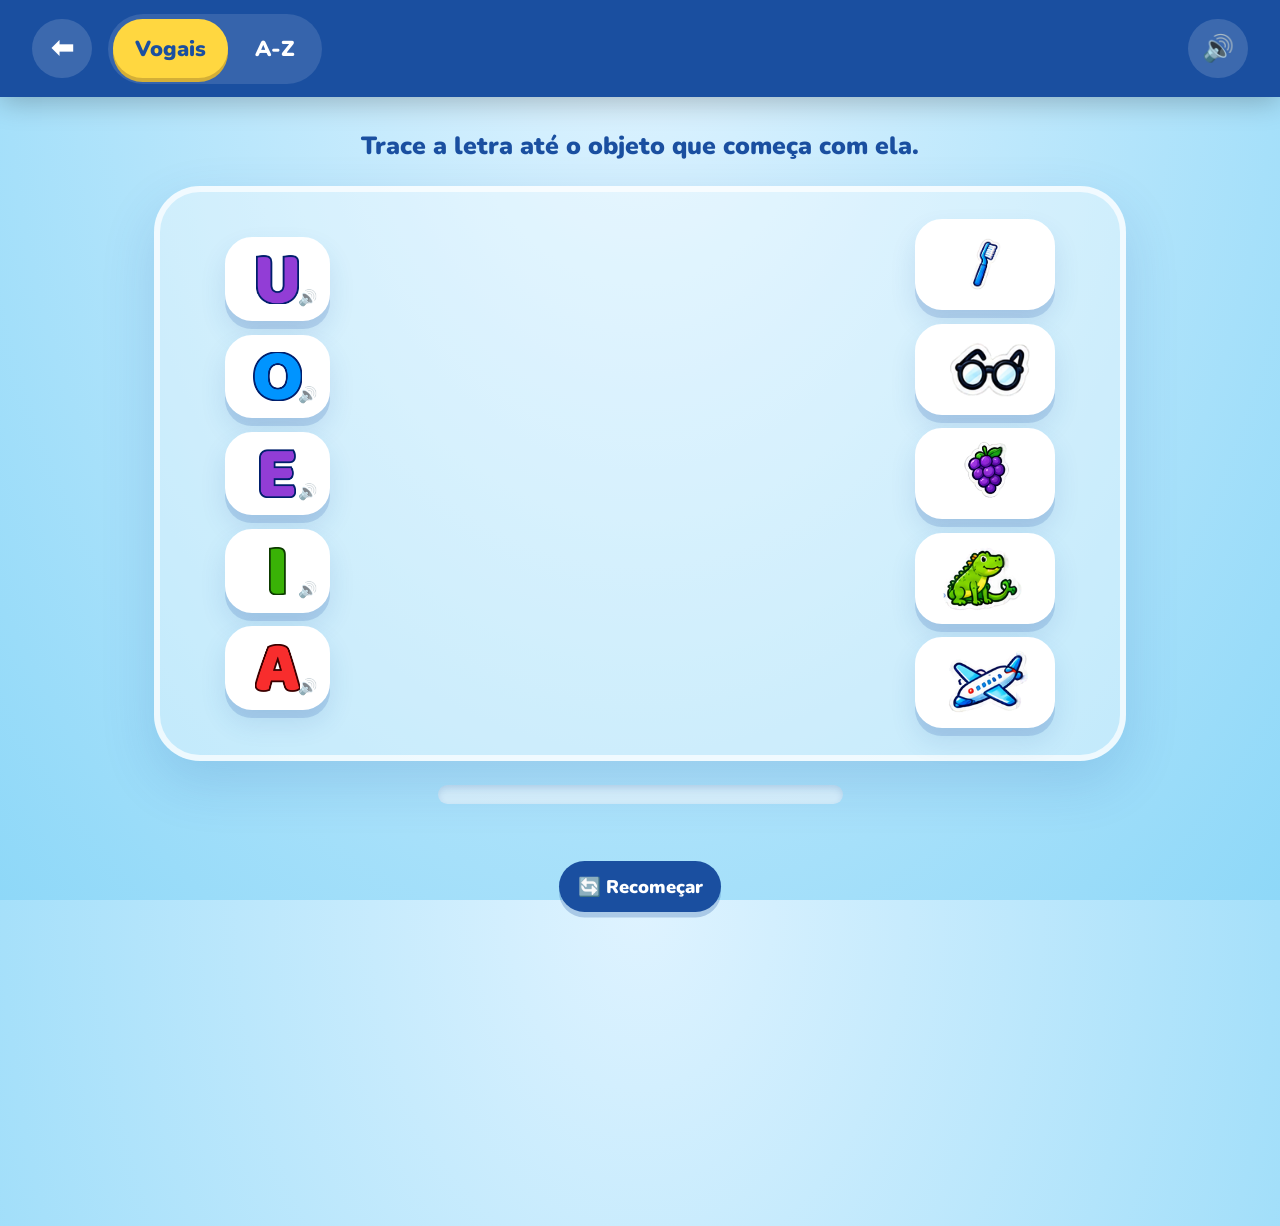
<file: games/iniciais.html>
<!DOCTYPE html>
<html lang="pt-BR">
<head>
<meta charset="UTF-8">
<meta name="viewport" content="width=device-width, initial-scale=1.0">
<title>Jogo das Iniciais — HarryApps</title>
<link rel="stylesheet" href="../assets/css/games-style.css?v=20261124-1">
</head>
<body class="page-iniciais">

<header class="topbar">
  <a href="../index.html" class="back-link" aria-label="Início">⬅</a>
  <div class="mode-switch" role="group" aria-label="Modo de jogo">
    <button class="diff-btn" id="vowelsToggle" type="button" aria-pressed="true">Vogais</button>
    <button class="diff-btn" id="alphabetToggle" type="button" aria-pressed="false">A-Z</button>
  </div>
  <div class="topbar-spacer"></div>
  <button class="sound-toggle" id="soundToggle" type="button" aria-label="Desligar narração" title="Desligar narração">🔊</button>
</header>

<main class="initials-board-wrap">
  <h1 class="initials-heading" id="gameTitle">Trace a letra até o objeto que começa com ela.</h1>

  <section class="initials-board" id="gameBoard" aria-label="Tabuleiro do jogo">
    <div class="initials-column letters-column" id="lettersColumn" aria-label="Letras"></div>
    <svg class="connections-layer" id="connectionsSvg" aria-hidden="true">
      <path id="activePath" class="connection-path active-path"></path>
    </svg>
    <div class="initials-column objects-column" id="objectsColumn" aria-label="Objetos"></div>
  </section>

  <p class="game-status sr-only" id="gameStatus" aria-live="polite"></p>
  <div class="progress-wrap">
    <span class="progress-label sr-only" id="progressLabel" aria-live="polite"></span>
    <div class="progress-track" id="progressTrack" role="progressbar" aria-valuemin="0" aria-valuemax="5" aria-valuenow="0" aria-label="Progresso da rodada">
      <div class="progress-fill" id="progressFill"></div>
    </div>
    <div class="stars-display" id="starsDisplay" role="status" aria-live="polite" aria-label="Estrelas conquistadas: 0">
      <span id="starsIcons" aria-hidden="true"></span>
    </div>
    <button class="restart-inline" id="restartButton" type="button" aria-label="Recomeçar sessão">🔄 Recomeçar</button>
  </div>
</main>

<div class="star-reward" id="starReward" aria-hidden="true">
  <span class="star-reward-icon" aria-hidden="true">⭐</span>
  <span>Parabéns! Você ganhou uma estrela!</span>
</div>

<script>
const VOWELS = ['A', 'E', 'I', 'O', 'U'];
const ALPHABET = 'ABCDEFGHIJKLMNOPQRSTUVWXYZ'.split('');
const PAIRS_PER_ROUND = 5;
const DEFAULT_TITLE = 'Trace a letra até o objeto que começa com ela.';
const ICON_ASSET_PATH = '../assets/Icons/webp/';

const ALPHABET_DATA = [
  { letter: 'A', examples: [
    { word: 'Abelha', emoji: '🐝' },
    { word: 'Avião', emoji: '✈️' },
    { word: 'Aranha', emoji: '🕷️' }
  ]},
  { letter: 'B', examples: [
    { word: 'Bola', emoji: '⚽' },
    { word: 'Banana', emoji: '🍌' },
    { word: 'Borboleta', emoji: '🦋' }
  ]},
  { letter: 'C', examples: [
    { word: 'Cachorro', emoji: '🐶' },
    { word: 'Casa', emoji: '🏠' },
    { word: 'Coração', emoji: '❤️' }
  ]},
  { letter: 'D', examples: [
    { word: 'Dado', emoji: '🎲' },
    { word: 'Dinossauro', emoji: '🦖' },
    { word: 'Diamante', emoji: '💎' }
  ]},
  { letter: 'E', examples: [
    { word: 'Elefante', emoji: '🐘' },
    { word: 'Estrela', emoji: '⭐' },
    { word: 'Escova', emoji: '🪥' }
  ]},
  { letter: 'F', examples: [
    { word: 'Foguete', emoji: '🚀' },
    { word: 'Flor', emoji: '🌸' },
    { word: 'Foca', emoji: '🦭' }
  ]},
  { letter: 'G', examples: [
    { word: 'Gato', emoji: '🐱' },
    { word: 'Girafa', emoji: '🦒' },
    { word: 'Guitarra', emoji: '🎸' }
  ]},
  { letter: 'H', examples: [
    { word: 'Helicóptero', emoji: '🚁' },
    { word: 'Hospital', emoji: '🏥' },
    { word: 'Hambúrguer', emoji: '🍔' }
  ]},
  { letter: 'I', examples: [
    { word: 'Ilha', emoji: '🏝️' },
    { word: 'Iguana', emoji: '🦎' }
  ]},
  { letter: 'J', examples: [
    { word: 'Jacaré', emoji: '🐊' },
    { word: 'Janela', emoji: '🪟' },
    { word: 'Joaninha', emoji: '🐞' }
  ]},
  { letter: 'K', examples: [
    { word: 'Kiwi', emoji: '🥝' },
    { word: 'Karaokê', emoji: '🎤' },
    { word: 'Kart', emoji: '🏎️' }
  ]},
  { letter: 'L', examples: [
    { word: 'Leão', emoji: '🦁' },
    { word: 'Lua', emoji: '🌙' },
    { word: 'Lápis', emoji: '✏️' }
  ]},
  { letter: 'M', examples: [
    { word: 'Macaco', emoji: '🐵' },
    { word: 'Maçã', emoji: '🍎' },
    { word: 'Moto', emoji: '🏍️' }
  ]},
  { letter: 'N', examples: [
    { word: 'Nuvem', emoji: '☁️' },
    { word: 'Navio', emoji: '🚢' },
    { word: 'Nariz', emoji: '👃' }
  ]},
  { letter: 'O', examples: [
    { word: 'Ovelha', emoji: '🐑' },
    { word: 'Ovo', emoji: '🥚' },
    { word: 'Óculos', emoji: '👓' }
  ]},
  { letter: 'P', examples: [
    { word: 'Pato', emoji: '🦆' },
    { word: 'Pipoca', emoji: '🍿' },
    { word: 'Peixe', emoji: '🐟' }
  ]},
  { letter: 'Q', examples: [
    { word: 'Queijo', emoji: '🧀' },
    { word: 'Quadro', emoji: '🖼️' },
    { word: 'Quati', emoji: '🦝' }
  ]},
  { letter: 'R', examples: [
    { word: 'Robô', emoji: '🤖' },
    { word: 'Rato', emoji: '🐭' },
    { word: 'Relógio', emoji: '⏰' }
  ]},
  { letter: 'S', examples: [
    { word: 'Sapo', emoji: '🐸' },
    { word: 'Sol', emoji: '☀️' },
    { word: 'Sundae', emoji: '🍨' },
    { word: 'Sorvete', emoji: '🍦' }
  ]},
  { letter: 'T', examples: [
    { word: 'Trem', emoji: '🚆' },
    { word: 'Tigre', emoji: '🐯' },
    { word: 'Telefone', emoji: '📞' }
  ]},
  { letter: 'U', examples: [
    { word: 'Uva', emoji: '🍇' },
    { word: 'Urso', emoji: '🐻' },
    { word: 'Unicórnio', emoji: '🦄' }
  ]},
  { letter: 'V', examples: [
    { word: 'Vaca', emoji: '🐮' },
    { word: 'Violão', emoji: '🎸' },
    { word: 'Vela', emoji: '🕯️' }
  ]},
  { letter: 'W', examples: [
    { word: 'Wafer', emoji: '🧇' },
    { word: 'Web', emoji: '🌐' },
    { word: 'Walkie-talkie', emoji: '📻' }
  ]},
  { letter: 'X', examples: [
    { word: 'Xícara', emoji: '☕' },
    { word: 'Xadrez', emoji: '♟️' },
    { word: 'Xilofone', emoji: '🎼' }
  ]},
  { letter: 'Y', examples: [
    { word: 'Yin Yang', emoji: '☯️' },
    { word: 'Yoga', emoji: '🧘' },
    { word: 'Yakult', emoji: '🥤' }
  ]},
  { letter: 'Z', examples: [
    { word: 'Zebra', emoji: '🦓' },
    { word: 'Zíper', emoji: '🤐' },
    { word: 'Zangão', emoji: '🐝' }
  ]}
];

const EXAMPLES_BY_LETTER = new Map(
  ALPHABET_DATA.map(entry => [entry.letter, entry.examples])
);

const THEMES = [
  { light: '#dff3ff', main: '#8ed8f8', dark: '#1a6fc4' },
  { light: '#f0d4ff', main: '#c77dff', dark: '#7b2cbf' },
  { light: '#8ef0a4', main: '#5de87a', dark: '#1daa50' },
  { light: '#ffd270', main: '#ffb03a', dark: '#b36b00' },
  { light: '#ffd6e7', main: '#ff9fc4', dark: '#c2185b' },
  { light: '#8de0ff', main: '#5bc8f5', dark: '#1a6fa8' }
];

const PRAISES = [
  'Muito bem!',
  'Isso aí!',
  'Show!',
  'Perfeito!',
  'Uau!',
  'Incrível!',
  'Mandou bem!'
];

const ENCOURAGEMENTS = [
  'Quase! Tente ligar à figura que começa com essa letra.',
  'Ops! Olha a primeira letra da figura.',
  'Tente de novo! Você consegue.',
  'Quase lá! Procure a figura com a mesma letra.'
];

const ROUND_COMPLETIONS = [
  'Rodada completa! Muito bem!',
  'Mandou bem! Vamos para a próxima rodada!',
  'Que show! Nova rodada!',
  'Rodada concluída! Você é demais!'
];

const MATCH_PHRASES = [
  '{letter} de {label}',
  '{label} começa com {letter}',
  'Muito bem! {letter} de {label}'
];

const ITEM_PHRASES = [
  '{label}',
  '{label}, começa com {initial}',
  'Figura: {label}'
];

const PARTICLE_EMOJIS = ['✨', '⭐', '🌟', '🎉', '🎈', '💫', '🌈', '🎊'];

let letterBag = [];
const exampleBags = new Map();
let lastThemeIndex = -1;
let lastPraise = '';
let lastEncouragement = '';

function pickRandom(items, random = Math.random) {
  return items[Math.floor(random() * items.length)];
}

function pickWithoutRepeat(items, previous, random = Math.random) {
  if (items.length < 2) return items[0];
  return pickRandom(items.filter(item => item !== previous), random);
}

function fillPhrase(template, values) {
  return Object.entries(values).reduce(
    (text, [key, value]) => text.replace(`{${key}}`, value),
    template
  );
}

function shuffleArray(values, random = Math.random) {
  const result = [...values];

  for (let index = result.length - 1; index > 0; index--) {
    const swapIndex = Math.floor(random() * (index + 1));
    [result[index], result[swapIndex]] = [result[swapIndex], result[index]];
  }

  return result;
}

function getAllowedInitials(level) {
  return level === 'vowels' ? VOWELS : ALPHABET;
}

function drawInitials(level, count, random = Math.random) {
  const allowed = getAllowedInitials(level);
  const picked = [];

  while (picked.length < count) {
    if (letterBag.length === 0) {
      const remaining = allowed.filter(initial => !picked.includes(initial));
      letterBag = shuffleArray(remaining, random);
    }
    picked.push(letterBag.pop());
  }

  return picked;
}

function takeExample(initial, random = Math.random) {
  const examples = EXAMPLES_BY_LETTER.get(initial);
  if (!examples?.length) return null;

  let bag = exampleBags.get(initial);
  if (!bag?.length) {
    bag = shuffleArray(examples, random);
    exampleBags.set(initial, bag);
  }

  return bag.pop();
}

function getLetterIconPath(initial) {
  return `${ICON_ASSET_PATH}letter-${initial.toLowerCase()}.webp`;
}

function getObjectIconPath(initial, example) {
  const examples = EXAMPLES_BY_LETTER.get(initial) || [];
  const exampleIndex = examples.indexOf(example);
  const iconNumber = String(exampleIndex + 1).padStart(2, '0');
  return `${ICON_ASSET_PATH}${initial.toLowerCase()}-${iconNumber}.webp`;
}

function createRoundData(level, random = Math.random) {
  const initials = drawInitials(level, PAIRS_PER_ROUND, random);
  const items = initials
    .map(initial => {
      const example = takeExample(initial, random);
      return example
        ? {
            initial,
            label: example.word,
            icon: getObjectIconPath(initial, example)
          }
        : null;
    })
    .filter(Boolean);

  return {
    letters: shuffleArray(initials.map(initial => ({ initial })), random),
    items: shuffleArray(items, random)
  };
}

function randomPraise(random = Math.random) {
  lastPraise = pickWithoutRepeat(PRAISES, lastPraise, random);
  return lastPraise;
}

function randomEncouragement(random = Math.random) {
  lastEncouragement = pickWithoutRepeat(ENCOURAGEMENTS, lastEncouragement, random);
  return lastEncouragement;
}

function getMatchPhrase(letter, label, random = Math.random) {
  return fillPhrase(pickRandom(MATCH_PHRASES, random), { letter, label });
}

function getItemPhrase(item, random = Math.random) {
  return fillPhrase(pickRandom(ITEM_PHRASES, random), {
    label: item.label,
    initial: item.initial
  });
}

function applyRandomTheme(random = Math.random) {
  const candidates = THEMES.length > 1
    ? THEMES.filter((_, index) => index !== lastThemeIndex)
    : THEMES;
  const theme = pickRandom(candidates, random);

  lastThemeIndex = THEMES.indexOf(theme);
  document.body.style.setProperty('--theme-light', theme.light);
  document.body.style.setProperty('--theme-main', theme.main);
  document.body.style.setProperty('--theme-dark', theme.dark);
}

function isCorrectMatch(letter, item) {
  return String(letter).toUpperCase() === String(item?.initial || '').toUpperCase();
}

function getDropTarget(point, itemElements) {
  return itemElements.find(element => {
    const rect = element.getBoundingClientRect();
    return point.x >= rect.left &&
      point.x <= rect.right &&
      point.y >= rect.top &&
      point.y <= rect.bottom;
  }) || null;
}

function buildPath(points) {
  if (!points.length) return '';
  return points.map((point, index) =>
    `${index === 0 ? 'M' : 'L'} ${Math.round(point.x * 10) / 10} ${Math.round(point.y * 10) / 10}`
  ).join(' ');
}

function isCurrentGeneration(scheduleGeneration, activeGeneration) {
  return scheduleGeneration === activeGeneration;
}

function getOverlayVisibilityState(isVisible) {
  return isVisible
    ? { ariaHidden: 'false', inert: false, tabIndex: 0 }
    : { ariaHidden: 'true', inert: true, tabIndex: -1 };
}

const Sounds = {
  voiceEnabled: true,
  effectsEnabled: true,
  context: null,

  speak(text) {
    if (!this.voiceEnabled || !window.speechSynthesis) return;
    window.speechSynthesis.cancel();
    const utterance = new SpeechSynthesisUtterance(text);
    utterance.lang = 'pt-BR';
    utterance.rate = 0.95;
    utterance.pitch = 1.05;
    window.speechSynthesis.speak(utterance);
  },

  tone(frequency, duration, type = 'sine') {
    if (!this.effectsEnabled) return;
    const AudioContext = window.AudioContext || window.webkitAudioContext;
    if (!AudioContext) return;
    if (!this.context) this.context = new AudioContext();

    const oscillator = this.context.createOscillator();
    const gain = this.context.createGain();
    oscillator.type = type;
    oscillator.frequency.value = frequency;
    oscillator.connect(gain);
    gain.connect(this.context.destination);
    gain.gain.setValueAtTime(0.18, this.context.currentTime);
    gain.gain.exponentialRampToValueAtTime(0.01, this.context.currentTime + duration);
    oscillator.start();
    oscillator.stop(this.context.currentTime + duration);
  },

  correct() {
    this.tone(620, 0.12);
    setTimeout(() => this.tone(880, 0.18), 100);
  },

  wrong() {
    this.tone(220, 0.2, 'triangle');
    setTimeout(() => this.tone(160, 0.22, 'triangle'), 120);
  },

  win() {
    [523, 659, 784, 1046].forEach((frequency, index) => {
      setTimeout(() => this.tone(frequency, 0.2), index * 120);
    });
  }
};

let currentLevel = 'vowels';
let currentRound = 0;
let completedConnections = 0;
let starsEarned = 0;
let activeGesture = null;
let roundLocked = false;
let roundTransitionTimer = null;
let starRewardTimer = null;
let gameGeneration = 0;

let board;
let lettersColumn;
let objectsColumn;
let connectionsSvg;
let activePath;
let gameTitle;
let gameStatus;
let progressFill;
let progressLabel;
let progressTrack;
let starsDisplay;
let starsIcons;
let starReward;
let vowelsToggle;
let alphabetToggle;
let soundToggle;
let restartButton;

function getBoardPoint(event) {
  const rect = board.getBoundingClientRect();
  return { x: event.clientX - rect.left, y: event.clientY - rect.top };
}

function getClientPoint(event) {
  return { x: event.clientX, y: event.clientY };
}

function updateProgress() {
  const completedInRound = roundLocked
    ? PAIRS_PER_ROUND
    : completedConnections % PAIRS_PER_ROUND;
  const percentage = (completedInRound / PAIRS_PER_ROUND) * 100;
  progressFill.style.width = `${percentage}%`;
  progressLabel.textContent = `Rodada ${currentRound + 1} · ${completedInRound} / ${PAIRS_PER_ROUND} conexões · ${completedConnections} no total · ${starsEarned} estrelas`;
  progressTrack.setAttribute('aria-valuenow', String(completedInRound));
}

function createStarIcon(starNumber) {
  const star = document.createElement('span');
  star.className = 'earned-star';
  star.textContent = '⭐';
  star.dataset.starNumber = String(starNumber);
  star.setAttribute('aria-hidden', 'true');
  return star;
}

function updateStars() {
  while (starsIcons.childElementCount > starsEarned) {
    starsIcons.lastElementChild.remove();
  }

  while (starsIcons.childElementCount < starsEarned) {
    starsIcons.appendChild(createStarIcon(starsIcons.childElementCount + 1));
  }

  starsDisplay.setAttribute('aria-label', `Estrelas conquistadas: ${starsEarned}`);
}

function showStarReward() {
  clearTimeout(starRewardTimer);
  starReward.classList.remove('show');
  void starReward.offsetWidth;
  starReward.classList.add('show');
  starRewardTimer = setTimeout(() => {
    starReward.classList.remove('show');
    starRewardTimer = null;
  }, 1500);
}

function hideStarReward() {
  clearTimeout(starRewardTimer);
  starRewardTimer = null;
  starReward.classList.remove('show');
}

function updateStatus(message) {
  gameStatus.textContent = message;
}

function clearConnections() {
  connectionsSvg.querySelectorAll('.permanent-path').forEach(path => path.remove());
  activePath.setAttribute('d', '');
}

function createLetterCard(letter) {
  const button = document.createElement('button');
  button.type = 'button';
  button.className = 'initial-card letter-card';
  button.dataset.initial = letter.initial;
  button.setAttribute('aria-label', `Letra ${letter.initial}`);
  button.innerHTML = `
    <img class="letter-icon" src="${getLetterIconPath(letter.initial)}" alt="" aria-hidden="true">
    <span class="card-sound" aria-hidden="true">🔊</span>
  `;
  button.addEventListener('pointerdown', event => startGesture(event, button));
  button.addEventListener('keydown', event => {
    if (event.key === 'Enter' || event.key === ' ') {
      Sounds.speak(pickRandom([letter.initial, `Letra ${letter.initial}`]));
    }
  });
  return button;
}

function createObjectCard(item) {
  const button = document.createElement('button');
  button.type = 'button';
  button.className = 'initial-card object-card';
  button.dataset.initial = item.initial;
  button.dataset.label = item.label;
  button.setAttribute('aria-label', `${item.label}, começa com ${item.initial}`);
  button.innerHTML = `
    <img
      class="object-icon"
      src="${item.icon}"
      alt=""
      aria-hidden="true"
    >
  `;
  button.addEventListener('pointerdown', () => Sounds.speak(getItemPhrase(item)));
  button.addEventListener('keydown', event => {
    if (event.key === 'Enter' || event.key === ' ') Sounds.speak(getItemPhrase(item));
  });
  return button;
}

function renderRound() {
  roundLocked = false;
  activeGesture = null;
  clearConnections();
  lettersColumn.innerHTML = '';
  objectsColumn.innerHTML = '';
  applyRandomTheme();
  gameTitle.textContent = DEFAULT_TITLE;

  const round = createRoundData(currentLevel);
  round.letters.forEach(letter => lettersColumn.appendChild(createLetterCard(letter)));
  round.items.forEach(item => objectsColumn.appendChild(createObjectCard(item)));
  updateProgress();
  updateStatus('Escolha uma letra e trace até o objeto correspondente.');
}

function startGesture(event, letterElement) {
  if (roundLocked || letterElement.classList.contains('connected')) return;
  event.preventDefault();
  letterElement.setPointerCapture(event.pointerId);
  const start = getBoardPoint(event);
  activeGesture = {
    pointerId: event.pointerId,
    letterElement,
    points: [start],
    moved: false
  };
  letterElement.classList.add('tracing');
  activePath.setAttribute('d', buildPath(activeGesture.points));
  letterElement.addEventListener('pointermove', handleGestureMove);
  letterElement.addEventListener('pointerup', handleGestureEnd, { once: true });
  letterElement.addEventListener('pointercancel', cancelGesture, { once: true });
}

function handleGestureMove(event) {
  if (!activeGesture || event.pointerId !== activeGesture.pointerId) return;
  const point = getBoardPoint(event);
  const previous = activeGesture.points.at(-1);
  if (Math.hypot(point.x - previous.x, point.y - previous.y) < 3) return;
  activeGesture.points.push(point);
  activeGesture.moved = activeGesture.moved || activeGesture.points.length > 2;
  activePath.setAttribute('d', buildPath(activeGesture.points));
}

function handleGestureEnd(event) {
  if (!activeGesture || event.pointerId !== activeGesture.pointerId) return;
  const gesture = activeGesture;
  const letterElement = gesture.letterElement;
  const clientPoint = getClientPoint(event);
  const target = getDropTarget(clientPoint, [...objectsColumn.querySelectorAll('.object-card:not(.connected)')]);
  const itemInitial = target?.dataset.initial;
  const isMatch = gesture.moved && target && isCorrectMatch(letterElement.dataset.initial, { initial: itemInitial });

  letterElement.releasePointerCapture(event.pointerId);
  letterElement.removeEventListener('pointermove', handleGestureMove);
  letterElement.classList.remove('tracing');

  if (isMatch) {
    connectPair(letterElement, target, gesture.points);
  } else if (gesture.moved) {
    rejectGesture(letterElement, target);
  } else {
    Sounds.speak(pickRandom([letterElement.dataset.initial, `Letra ${letterElement.dataset.initial}`]));
    activePath.setAttribute('d', '');
  }

  activeGesture = null;
}

function cancelGesture() {
  if (!activeGesture) return;
  activeGesture.letterElement.classList.remove('tracing');
  activePath.setAttribute('d', '');
  activeGesture = null;
}

function connectPair(letterElement, objectElement, points) {
  const path = document.createElementNS('http://www.w3.org/2000/svg', 'path');
  path.setAttribute('d', buildPath(points));
  path.classList.add('connection-path', 'permanent-path');
  connectionsSvg.insertBefore(path, activePath);
  letterElement.classList.add('connected');
  objectElement.classList.add('connected');
  activePath.setAttribute('d', '');
  completedConnections++;

  const letter = letterElement.dataset.initial;
  const label = objectElement.dataset.label;
  const connectedThisRound = objectsColumn.querySelectorAll('.object-card.connected').length;
  const roundComplete = connectedThisRound === PAIRS_PER_ROUND;

  if (roundComplete) {
    roundLocked = true;
    starsEarned++;
    updateStars();
    showStarReward();
  }

  updateProgress();
  if (roundComplete) currentRound++;
  Sounds.correct();
  setTimeout(() => Sounds.speak(getMatchPhrase(letter, label)), 140);
  updateStatus(`${randomPraise()} ${label} começa com ${letter}.`);
  spawnParticles(objectElement);

  if (roundComplete) {
    const completionMessage = pickRandom(ROUND_COMPLETIONS);
    gameTitle.textContent = completionMessage;
    updateStatus(completionMessage);
    scheduleNextRound();
  }
}

function scheduleNextRound() {
  clearTimeout(roundTransitionTimer);
  const scheduledGeneration = gameGeneration;
  roundTransitionTimer = setTimeout(() => {
    if (!isCurrentGeneration(scheduledGeneration, gameGeneration)) return;
    roundTransitionTimer = null;
    renderRound();
  }, 900);
}

function rejectGesture(letterElement, target) {
  Sounds.wrong();
  activePath.classList.add('error-path');
  letterElement.classList.add('wrong-choice');
  target?.classList.add('wrong-choice');
  updateStatus(randomEncouragement());
  setTimeout(() => {
    activePath.setAttribute('d', '');
    activePath.classList.remove('error-path');
    letterElement.classList.remove('wrong-choice');
    target?.classList.remove('wrong-choice');
  }, 420);
}

function spawnParticles(element) {
  const rect = element.getBoundingClientRect();
  const total = 6 + Math.floor(Math.random() * 5);

  for (let index = 0; index < total; index++) {
    const particle = document.createElement('span');
    particle.className = 'particle';
    particle.textContent = pickRandom(PARTICLE_EMOJIS);
    particle.style.left = `${rect.left + rect.width / 2}px`;
    particle.style.top = `${rect.top + rect.height / 2}px`;
    particle.style.setProperty('--x', `${(Math.random() - 0.5) * 180}px`);
    particle.style.setProperty('--y', `${(Math.random() - 0.5) * 180}px`);
    particle.style.animationDelay = `${Math.floor(Math.random() * 100)}ms`;
    document.body.appendChild(particle);
    setTimeout(() => particle.remove(), 950);
  }
}

function resetGame() {
  clearTimeout(roundTransitionTimer);
  roundTransitionTimer = null;
  hideStarReward();
  gameGeneration++;
  currentRound = 0;
  completedConnections = 0;
  starsEarned = 0;
  roundLocked = false;
  letterBag = [];
  exampleBags.clear();
  lastPraise = '';
  lastEncouragement = '';
  updateStars();
  renderRound();
}

function setLevel(level) {
  if (level === currentLevel) return;
  currentLevel = level;
  syncLevelControls();
  resetGame();
}

function syncLevelControls() {
  const vowelsActive = currentLevel === 'vowels';
  vowelsToggle.setAttribute('aria-pressed', String(vowelsActive));
  alphabetToggle.setAttribute('aria-pressed', String(!vowelsActive));
}

function toggleSound() {
  Sounds.voiceEnabled = !Sounds.voiceEnabled;
  if (!Sounds.voiceEnabled && window.speechSynthesis) {
    window.speechSynthesis.cancel();
  }
  soundToggle.textContent = Sounds.voiceEnabled ? '🔊' : '🔇';
  soundToggle.setAttribute('aria-label', Sounds.voiceEnabled ? 'Desligar narração' : 'Ligar narração');
  soundToggle.setAttribute('title', Sounds.voiceEnabled ? 'Desligar narração' : 'Ligar narração');
  soundToggle.classList.toggle('muted', !Sounds.voiceEnabled);
}

function init() {
  board = document.getElementById('gameBoard');
  lettersColumn = document.getElementById('lettersColumn');
  objectsColumn = document.getElementById('objectsColumn');
  connectionsSvg = document.getElementById('connectionsSvg');
  activePath = document.getElementById('activePath');
  gameTitle = document.getElementById('gameTitle');
  gameStatus = document.getElementById('gameStatus');
  progressFill = document.getElementById('progressFill');
  progressLabel = document.getElementById('progressLabel');
  progressTrack = document.getElementById('progressTrack');
  starsDisplay = document.getElementById('starsDisplay');
  starsIcons = document.getElementById('starsIcons');
  starReward = document.getElementById('starReward');
  vowelsToggle = document.getElementById('vowelsToggle');
  alphabetToggle = document.getElementById('alphabetToggle');
  soundToggle = document.getElementById('soundToggle');
  restartButton = document.getElementById('restartButton');
  vowelsToggle.addEventListener('click', () => setLevel('vowels'));
  alphabetToggle.addEventListener('click', () => setLevel('alphabet'));
  soundToggle.addEventListener('click', toggleSound);
  restartButton.addEventListener('click', resetGame);
  syncLevelControls();
  updateProgress();
  updateStars();
  renderRound();
}

if (typeof document !== 'undefined') init();
</script>
</body>
</html>
</file>
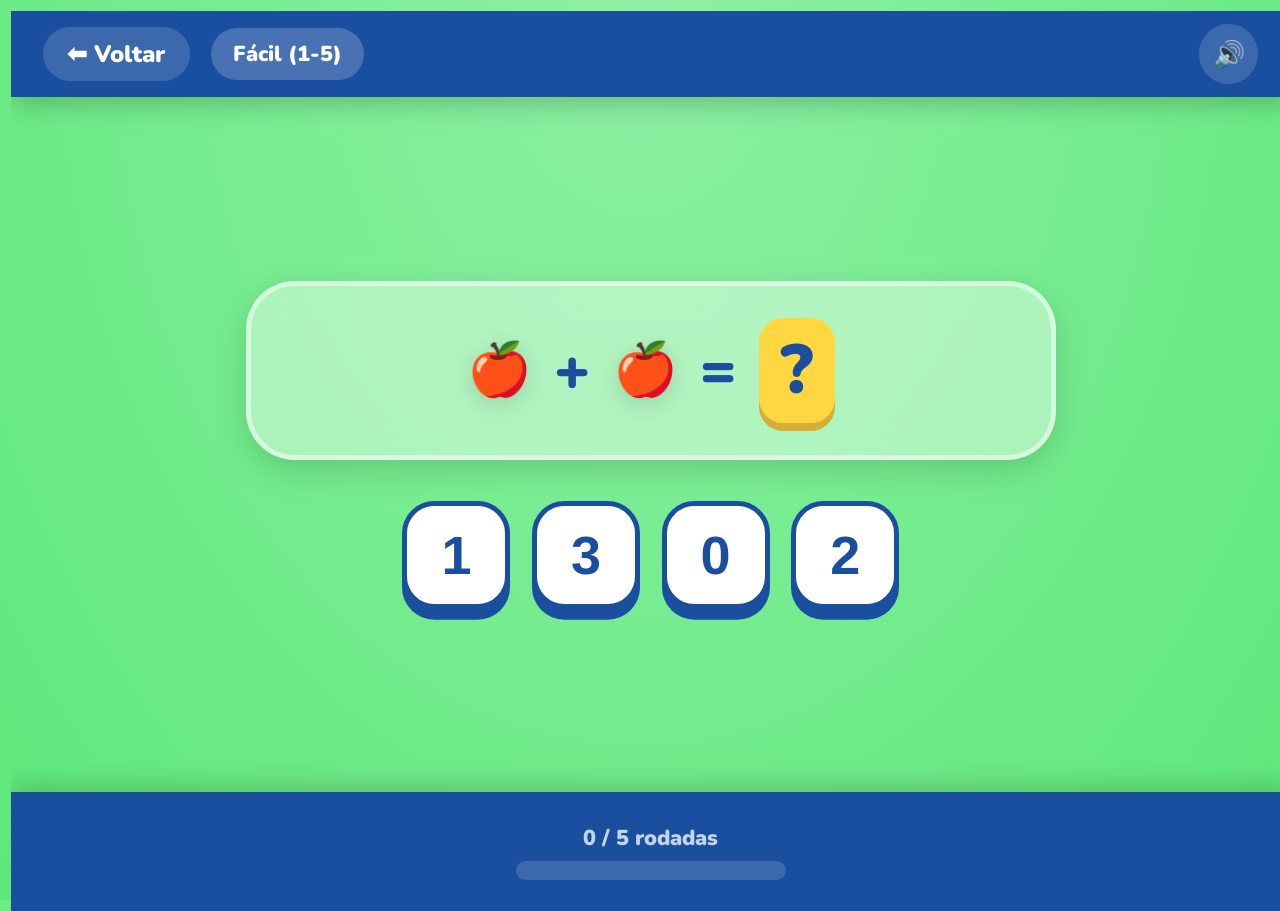
<file: games/matematica.html>
<!DOCTYPE html>
<html lang="pt-BR">
<head>
  <meta charset="UTF-8">
  <meta name="viewport" content="width=device-width, initial-scale=1.0">
  <title>Matemática Simples — KanAcademy</title>
  <link href="https://fonts.googleapis.com/css2?family=Nunito:wght@700;800;900&display=swap" rel="stylesheet">
  <link rel="stylesheet" href="../assets/css/games-style.css?v=20261124-1">
</head>
<body class="page-matematica">

<div class="topbar">
  <a href="../index.html" class="back-link">⬅ Voltar</a>
  <button id="diffToggle" class="diff-btn" onclick="toggleDiff()">Fácil (1-5)</button>
  <div class="topbar-spacer"></div>
  <button class="sound-toggle" id="soundToggle" aria-label="Desligar narração" title="Desligar narração" onclick="toggleSound()">🔊</button>
</div>

<div class="board-wrap">
  <div class="operation-display" id="operationDisplay"></div>
  <div class="options-container" id="optionsContainer"></div>
</div>

<div class="botbar">
  <div class="progress-wrap">
    <span class="progress-label" id="progressLabel">0 / 5 rodadas</span>
    <div class="progress-track"><div class="progress-fill" id="progressFill"></div></div>
  </div>
</div>

<div class="win-overlay" id="winOverlay">
  <div class="win-box">
    <div style="font-size: 80px; margin-bottom: 10px;">🏆</div>
    <h2>Você é um gênio da matemática!</h2>
    <button class="win-btn" onclick="initGame()">Jogar Novamente</button>
  </div>
</div>

<script>
/* ── AUDIO ENGINE ── */
var soundEnabled = true;
var voiceEnabled = true;
var audioCtx = null;

function playTone(freq, dur, type) {
  if (!soundEnabled) return;
  if (!audioCtx) audioCtx = new (window.AudioContext || window.webkitAudioContext)();
  var osc = audioCtx.createOscillator();
  var gain = audioCtx.createGain();
  osc.connect(gain); gain.connect(audioCtx.destination);
  osc.type = type || 'sine'; osc.frequency.value = freq;
  gain.gain.setValueAtTime(0.3, audioCtx.currentTime);
  gain.gain.exponentialRampToValueAtTime(0.01, audioCtx.currentTime + dur);
  osc.start(); osc.stop(audioCtx.currentTime + dur);
}

var Sounds = {
  correct: function() { playTone(600, 0.1); setTimeout(function() { playTone(800, 0.2); }, 100); },
  wrong: function() { playTone(300, 0.2, 'triangle'); setTimeout(function() { playTone(250, 0.3, 'triangle'); }, 150); },
  win: function() { [523, 659, 783, 1046].forEach(function(f, i) { setTimeout(function() { playTone(f, 0.3); }, i * 150); }); },
  speak: function(text) {
    if (!voiceEnabled) return;
    window.speechSynthesis.cancel();
    var u = new SpeechSynthesisUtterance(text);
    u.lang = 'pt-BR'; u.rate = 1.0; u.pitch = 1.2; u.volume = 1;
    window.speechSynthesis.speak(u);
  }
};

function toggleSound() {
  voiceEnabled = !voiceEnabled;
  if (!voiceEnabled && window.speechSynthesis) {
    window.speechSynthesis.cancel();
  }
  var btn = document.getElementById('soundToggle');
  btn.textContent = voiceEnabled ? '🔊' : '🔇';
  btn.setAttribute('aria-label', voiceEnabled ? 'Desligar narração' : 'Ligar narração');
  btn.setAttribute('title', voiceEnabled ? 'Desligar narração' : 'Ligar narração');
  btn.classList.toggle('muted', !voiceEnabled);
}

/* ── NUMBER WORDS ── */
var NUM_WORDS = [
  'zero', 'um', 'dois', 'três', 'quatro', 'cinco',
  'seis', 'sete', 'oito', 'nove', 'dez'
];

/* ── EMOJIS ── */
var ITEM_EMOJIS = [
  '🍎', '🍌', '🍊', '🍇', '🍓', '🍒', '🍑', '🥝',
  '🍕', '🍰', '🧁', '🍪', '🍬', '🍩', '🍫', '🍭',
  '⭐', '🌟', '🎈', '🎁', '🎀', '🌺', '🌻', '🌈',
  '🐶', '🐱', '🐸', '🦋', '🐝', '🐞', '🐢', '🐰'
];

/* ── LEVELS ── */
var LEVELS = [
  { id: 'facil',   name: 'Fácil (1-5)',     maxSum: 5,  allowSub: false },
  { id: 'medio',   name: 'Médio (1-10)',    maxSum: 10, allowSub: true, maxSub: 5 },
  { id: 'dificil', name: 'Difícil (1-10)',  maxSum: 10, allowSub: true, maxSub: 10 }
];

var currentLevelIdx = 0;
var TOTAL_ROUNDS = 5;
var currentRound = 0;
var isLocked = false;

function toggleDiff() {
  currentLevelIdx = (currentLevelIdx + 1) % LEVELS.length;
  document.getElementById('diffToggle').textContent = LEVELS[currentLevelIdx].name;
  initGame();
}

/* ── OPERATION GENERATOR ── */
function generateOperation() {
  var level = LEVELS[currentLevelIdx];
  var isSub = level.allowSub && Math.random() < 0.4;
  var a, b, result;

  if (isSub) {
    b = Math.floor(Math.random() * (level.maxSub - 1)) + 1;
    a = b + Math.floor(Math.random() * (level.maxSub - b)) + 1;
    result = a - b;
  } else {
    result = Math.floor(Math.random() * (level.maxSum - 2)) + 2;
    a = Math.floor(Math.random() * (result - 1)) + 1;
    b = result - a;
  }

  return { a: a, b: b, op: isSub ? '-' : '+', result: result };
}

/* ── RENDER OPERATION ── */
function renderOperation(op) {
  var emoji = ITEM_EMOJIS[Math.floor(Math.random() * ITEM_EMOJIS.length)];
  var display = document.getElementById('operationDisplay');
  display.innerHTML = '';

  /* Group 1: a items */
  var group1 = document.createElement('div');
  group1.className = 'emoji-group';
  if (op.op === '-' && op.a > 5) {
    for (var i = 0; i < op.a; i++) {
      var span = document.createElement('span');
      span.className = 'op-emoji' + (i >= op.b ? ' dimmed' : '');
      span.textContent = emoji;
      span.style.animationDelay = (i * 0.05) + 's';
      group1.appendChild(span);
    }
  } else {
    for (var i = 0; i < op.a; i++) {
      var span = document.createElement('span');
      span.className = 'op-emoji';
      span.textContent = emoji;
      span.style.animationDelay = (i * 0.05) + 's';
      group1.appendChild(span);
    }
  }

  /* Operator sign */
  var opSign = document.createElement('div');
  opSign.className = 'op-sign';
  opSign.textContent = op.op === '+' ? '+' : '−';

  /* Group 2: b items (only for addition; for subtraction, show b items being removed) */
  var group2 = document.createElement('div');
  group2.className = 'emoji-group';
  if (op.op === '+') {
    for (var i = 0; i < op.b; i++) {
      var span = document.createElement('span');
      span.className = 'op-emoji';
      span.textContent = emoji;
      span.style.animationDelay = (i * 0.05) + 's';
      group2.appendChild(span);
    }
  } else {
    /* Subtraction: show the b items that are taken away */
    for (var i = 0; i < op.b; i++) {
      var span = document.createElement('span');
      span.className = 'op-emoji removed';
      span.textContent = emoji;
      span.style.animationDelay = (i * 0.05) + 's';
      group2.appendChild(span);
    }
  }

  /* Equals + question */
  var equals = document.createElement('div');
  equals.className = 'op-sign';
  equals.textContent = '=';

  var question = document.createElement('div');
  question.className = 'op-result';
  question.textContent = '?';

  display.appendChild(group1);
  display.appendChild(opSign);
  display.appendChild(group2);
  display.appendChild(equals);
  display.appendChild(question);
}

/* ── GAME LOGIC ── */
function initGame() {
  currentRound = 0;
  isLocked = false;
  document.getElementById('winOverlay').classList.remove('show');
  updateProgress();
  nextRound();
}

function nextRound() {
  if (currentRound >= TOTAL_ROUNDS) {
    Sounds.win();
    document.getElementById('winOverlay').classList.add('show');
    spawnParticles();
    return;
  }

  isLocked = false;
  var op = generateOperation();

  /* Render visual operation */
  renderOperation(op);

  /* Narrate */
  var aWord = NUM_WORDS[op.a];
  var bWord = NUM_WORDS[op.b];
  var opWord = op.op === '+' ? 'mais' : 'menos';
  Sounds.speak(aWord + ' ' + opWord + ' ' + bWord + ', igual a quanto?');

  /* Generate options */
  var options = new Set([op.result]);
  while (options.size < 4) {
    var offset = Math.floor(Math.random() * 5) - 2;
    var wrong = op.result + offset;
    if (wrong !== op.result && wrong >= 0 && wrong <= 10) options.add(wrong);
  }

  var optArr = Array.from(options).sort(function() { return Math.random() - 0.5; });

  var container = document.getElementById('optionsContainer');
  container.innerHTML = '';

  optArr.forEach(function(num) {
    var btn = document.createElement('button');
    btn.className = 'opt-btn';
    btn.textContent = num;
    btn.addEventListener('click', function() {
      handleAnswer(num, op.result, btn);
    });
    container.appendChild(btn);
  });
}

function handleAnswer(num, correct, btn) {
  if (isLocked) return;

  if (num === correct) {
    isLocked = true;
    Sounds.correct();

    var word = NUM_WORDS[correct];
    setTimeout(function() { Sounds.speak(word + '! Muito bem!'); }, 150);

    btn.classList.add('correct');
    currentRound++;
    updateProgress();
    setTimeout(nextRound, 1000);
  } else {
    Sounds.wrong();
    btn.classList.add('wrong');
    setTimeout(function() { btn.classList.remove('wrong'); }, 500);
  }
}

function updateProgress() {
  var pct = (currentRound / TOTAL_ROUNDS) * 100;
  document.getElementById('progressFill').style.width = pct + '%';
  document.getElementById('progressLabel').textContent = currentRound + ' / ' + TOTAL_ROUNDS + ' rodadas';
}

function spawnParticles() {
  for (var i = 0; i < 20; i++) {
    var el = document.createElement('div');
    el.className = 'particle';
    el.textContent = ['✨', '⭐', '🌟', '🎉', '💫', '🎈'][Math.floor(Math.random() * 6)];
    var dx = (Math.random() - 0.5) * 500;
    var dy = (Math.random() - 0.5) * 500;
    var rot = (Math.random() - 0.5) * 720 + 'deg';
    el.style.cssText = 'left:50%;top:50%;--dest:translate(' + dx + 'px,' + dy + 'px);--rot:' + rot + ';animation-delay:' + (Math.random() * 300) + 'ms';
    document.body.appendChild(el);
    setTimeout(function() { el.remove(); }, 1500);
  }
}

initGame();
</script>

</body>
</html>
</file>
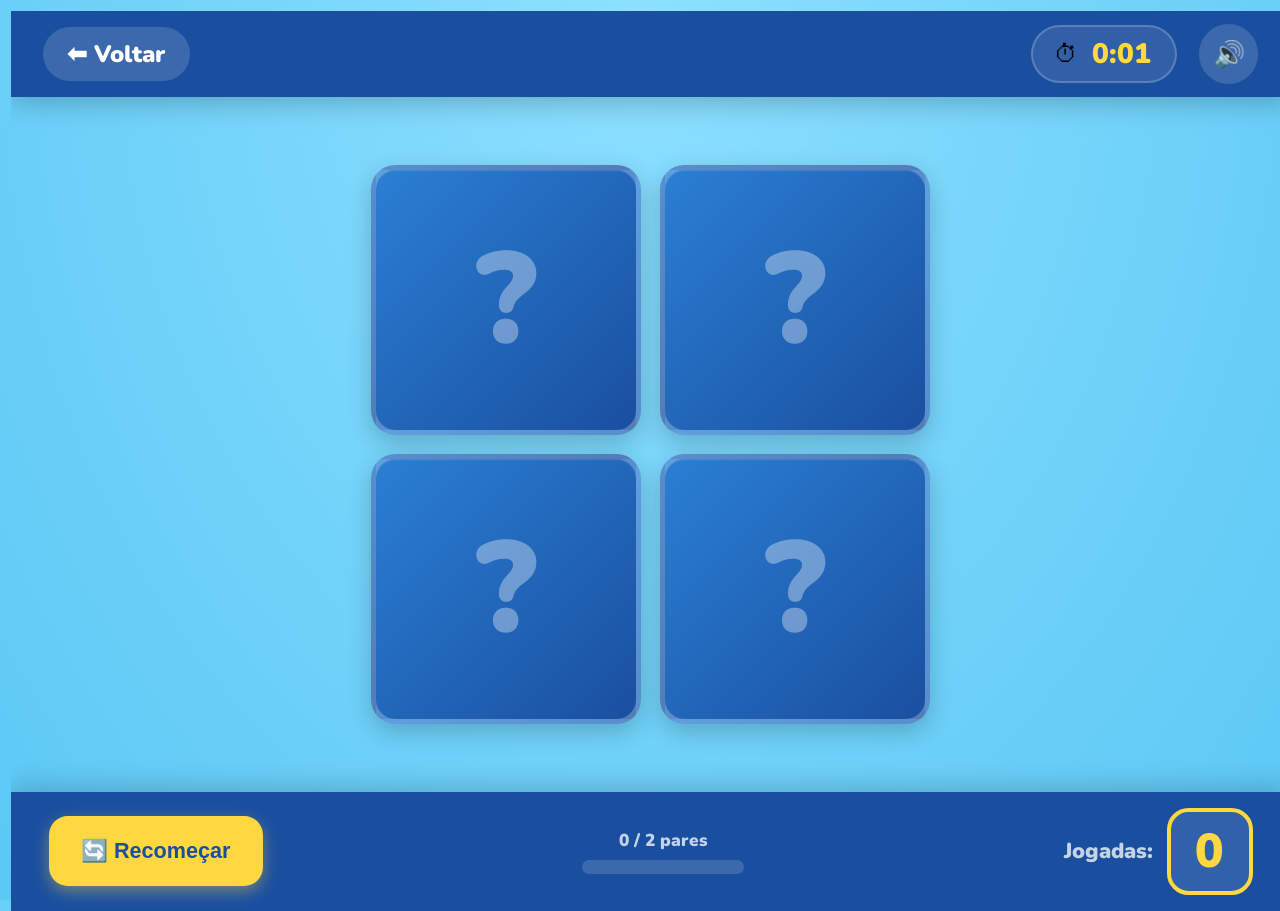
<file: games/memory-game.html>
<!DOCTYPE html>
<html lang="pt-BR">
<head>
<meta charset="UTF-8">
<meta name="viewport" content="width=device-width, initial-scale=1.0">
<title>Encontre os Pares — KanAcademy</title>
<link href="https://fonts.googleapis.com/css2?family=Nunito:wght@700;800;900&display=swap" rel="stylesheet">
<link rel="stylesheet" href="../assets/css/games-style.css?v=20261124-1">
</head>
<body class="page-memory-game">

<div class="topbar">
  <a href="../index.html" class="back-link">⬅ Voltar</a>
  <div class="topbar-spacer"></div>
  <div class="timer-wrap">
    <span class="timer-icon">⏱</span>
    <span class="timer-display" id="timerDisplay">0:00</span>
  </div>
  <button class="sound-toggle" id="soundToggle" onclick="toggleSound()" title="Ligar/Desligar sons">🔊</button>
</div>

<div class="board-wrap">
  <div class="toast"       id="toast">Muito Bem!</div>
  <div class="combo-toast" id="comboToast">🔥 Combo!</div>
  <div id="board"></div>
</div>

<div class="botbar">
  <button class="reset-btn" onclick="resetGame()">🔄 Recomeçar</button>

  <div class="botbar-center">
    <div class="progress-wrap">
      <span class="progress-label" id="progressLabel">0 / 0 pares</span>
      <div class="progress-track"><div class="progress-fill" id="progressFill"></div></div>
    </div>
  </div>

  <div class="moves-wrapper">
    <span class="moves-label">Jogadas:</span>
    <div class="moves-box" id="movesDisplay">0</div>
  </div>
</div>

<div class="win-overlay" id="winOverlay">
  <div class="win-box">
    <div class="trophy">🏆</div>
    <h2>Você Conseguiu!</h2>
    <p class="win-sub" id="winSub">Incrível desempenho!</p>

    <div class="stars-rating">
      <span class="star-el" id="star1">⭐</span>
      <span class="star-el" id="star2">⭐</span>
      <span class="star-el" id="star3">⭐</span>
    </div>

    <div class="win-stats">
      <div class="win-stat">
        <div class="win-stat-val" id="winMoves">0</div>
        <div class="win-stat-label">Jogadas</div>
      </div>
      <div class="win-stat">
        <div class="win-stat-val" id="winTime">0:00</div>
        <div class="win-stat-label">Tempo</div>
      </div>
    </div>

    <button class="win-btn" onclick="nextDiff()">🌟 Próximo Desafio</button>
  </div>
</div>

<script>
// ── AUDIO ENGINE ──
let soundEnabled = true;
let audioContext = null;

function initAudio() {
  if (!audioContext) {
    try {
      window.AudioContext = window.AudioContext || window.webkitAudioContext;
      audioContext = new AudioContext();
    } catch (e) {
      console.log('Web Audio not supported');
      return false;
    }
  }
  return true;
}

function playTone(freq, duration, type = 'sine', volume = 0.3) {
  if (!soundEnabled || !initAudio()) return;
  
  const osc = audioContext.createOscillator();
  const gain = audioContext.createGain();
  
  osc.connect(gain);
  gain.connect(audioContext.destination);
  
  osc.type = type;
  osc.frequency.value = freq;
  gain.gain.setValueAtTime(volume, audioContext.currentTime);
  gain.gain.exponentialRampToValueAtTime(0.01, audioContext.currentTime + duration);
  
  osc.start(audioContext.currentTime);
  osc.stop(audioContext.currentTime + duration);
}

// Sound effects
const Sounds = {
  flip: () => {
    playTone(600, 0.1, 'sine', 0.2);
    playTone(800, 0.08, 'sine', 0.15);
  },
  match: () => {
    playTone(800, 0.1, 'sine', 0.25);
    playTone(1000, 0.15, 'sine', 0.25);
  },
  error: () => {
    playTone(300, 0.15, 'sine', 0.25);
    playTone(250, 0.2, 'sine', 0.2);
  },
  combo: () => {
    playTone(540, 0.08, 'sine', 0.2);
    setTimeout(() => playTone(720, 0.08, 'sine', 0.2), 80);
  },
  win: () => {
    const notes = [523.25, 659.25, 783.99, 1046.5];
    notes.forEach((freq, i) => {
      setTimeout(() => playTone(freq, 0.3, 'sine', 0.25), i * 150);
    });
  }
};

function toggleSound() {
  soundEnabled = !soundEnabled;
  const btn = document.getElementById('soundToggle');
  if (soundEnabled) {
    btn.textContent = '🔊';
    btn.classList.remove('muted');
  } else {
    btn.textContent = '🔇';
    btn.classList.add('muted');
  }
}

// ── DATA ──
const CHARS = [
  { id:1, img:'../assets/cards/chase.svg', bg:'#1a6cbf' },
  { id:2, img:'../assets/cards/marshall.svg', bg:'#e63946' },
  { id:3, img:'../assets/cards/rubble.svg', bg:'#f4a228' },
  { id:4, img:'../assets/cards/rocky.svg', bg:'#4caf50' },
  { id:5, img:'../assets/cards/everest.svg', bg:'#9c27b0' },
  { id:6, img:'../assets/cards/skye.svg', bg:'#ff69b4' },
  { id:7, img:'../assets/cards/tracker.svg', bg:'#e65c00' },
  { id:8, img:'../assets/cards/zuma.svg', bg:'#ff7043' },
];

function cardFaceContent(tile) {
  if (tile.img) {
    return `<img class="card-img" src="${tile.img}" alt="carta ${tile.id}" draggable="false" onerror="this.outerHTML='<span class=\\'emoji\\'>🐶</span>'">`;
  }
  return `<span class="emoji">${tile.emoji}</span>`;
}

const FEEDBACK = ['Uau! 🎉', 'Isso aí! 💪', 'Incrível! 🌟', 'Perfeito! ✨', 'Show! 🔥'];
const COMBOS   = ['🔥 2x Combo!', '⚡ 3x Combo!', '💥 4x Combo!', '🌟 MEGA COMBO!'];
const LEVELS = {
  easy:   { pairs: 2, cols: 2, time: 90,  starLimits: [12, 8, 5]  },
  medium: { pairs: 4, cols: 4, time: 120, starLimits: [25, 16, 10] },
  hard:   { pairs: 8, cols: 4, time: 180, starLimits: [40, 28, 18] }
};
const ORDER = ['easy','medium','hard'];

// ── STATE ──
let diff = 'easy';
let deck = [], flipped = [], matched = [];
let moves = 0, locked = false, consecutiveMisses = 0, combo = 0;
let timerInterval = null, elapsed = 0;

// ── UTILS ──
const shuffle = a => {
  const b = [...a];
  for (let i = b.length-1; i > 0; i--) {
    const j = Math.floor(Math.random()*(i+1));
    [b[i],b[j]] = [b[j],b[i]];
  }
  return b;
};

const gc = idx => document.querySelector(`[data-idx="${idx}"]`);

const fmt = s => `${Math.floor(s/60)}:${String(s%60).padStart(2,'0')}`;

// ── TIMER ──
function startTimer() {
  clearInterval(timerInterval);
  elapsed = 0;
  const display = document.getElementById('timerDisplay');
  display.classList.remove('warning');
  display.textContent = '0:00';
  const limit = LEVELS[diff].time;

  timerInterval = setInterval(() => {
    elapsed++;
    display.textContent = fmt(elapsed);
    const remaining = limit - elapsed;
    if (remaining <= 15 && remaining > 0) display.classList.add('warning');
    else display.classList.remove('warning');
  }, 1000);
}
function stopTimer() { clearInterval(timerInterval); }

// ── DECK BUILD ──
function buildDeck(pairs) {
  if (pairs > CHARS.length) {
    pairs = CHARS.length;
  }
  const chars = shuffle([...CHARS]).slice(0, pairs);
  const tiles = [];
  chars.forEach(c => {
    tiles.push({...c, uid: c.id*100+1});
    tiles.push({...c, uid: c.id*100+2});
  });
  return shuffle(tiles);
}

// ── RESET ──
function resetGame() {
  const { pairs, cols } = LEVELS[diff];
  deck = buildDeck(pairs);
  flipped = []; matched = []; moves = 0; consecutiveMisses = 0; combo = 0; locked = false;

  document.getElementById('movesDisplay').textContent = '0';
  updateProgress();
  closeWin();
  startTimer();
  renderBoard(cols);
}

// ── PROGRESS ──
function updateProgress() {
  const { pairs } = LEVELS[diff];
  const pct = (matched.length / pairs) * 100;
  document.getElementById('progressFill').style.width = pct + '%';
  document.getElementById('progressLabel').textContent = `${matched.length} / ${pairs} pares`;
}

// ── BOARD ──
function renderBoard(cols) {
  const board = document.getElementById('board');
  board.innerHTML = '';
  const rows = Math.ceil(deck.length / cols);
  const wrap = document.querySelector('.board-wrap');
  
  const isMobile = window.innerWidth <= 600;
  const GAP = isMobile ? 8 : 14; 
  const pad = isMobile ? 16 : 32; 

  const pw = wrap.clientWidth - pad;
  const ph = wrap.clientHeight - pad;

  const byCW = Math.floor((pw - GAP*(cols-1)) / cols);
  const byCH = Math.floor((ph - GAP*(rows-1)) / rows);
  
  // Ajuste para não forçar as cartas a ficarem pequenas demais. 
  // O Math.min garante que caibam perfeitamente na tela.
  const cs = Math.max(45, Math.min(byCW, byCH, 200));

  board.style.setProperty('--cs', cs + 'px');
  board.style.gridTemplateColumns = `repeat(${cols}, ${cs}px)`;
  board.style.gridTemplateRows = `repeat(${rows}, ${cs}px)`;
  board.style.gap = GAP + 'px';

  deck.forEach((tile, idx) => {
    const card = document.createElement('div');
    card.className = 'card';
    card.dataset.idx = idx;
    card.dataset.id  = tile.id;
    card.style.cssText = `width:${cs}px;height:${cs}px;animation-delay:${idx * 40}ms`;
    card.innerHTML = `
      <div class="card-inner">
        <div class="card-face card-back"></div>
        <div class="card-face card-front" style="background:${tile.bg}">
          ${cardFaceContent(tile)}
        </div>
      </div>`;
    card.addEventListener('click', () => flip(card, idx));
    board.appendChild(card);
  });
}

// ── FLIP ──
function flip(card, idx) {
  if (locked || flipped.includes(idx) || matched.includes(deck[idx].id) || flipped.length >= 2) return;
  document.querySelectorAll('.hint-wiggle').forEach(c => c.classList.remove('hint-wiggle'));
  Sounds.flip();
  card.classList.add('flipped');
  flipped.push(idx);

  if (flipped.length === 2) {
    moves++;
    const mb = document.getElementById('movesDisplay');
    mb.textContent = moves;
    mb.classList.remove('bump');
    void mb.offsetWidth;
    mb.classList.add('bump');
    locked = true;
    checkMatch();
  }
}

// ── MATCH CHECK ──
function checkMatch() {
  const [a, b] = flipped;
  if (deck[a].id === deck[b].id) {
    Sounds.match();
    matched.push(deck[a].id);
    combo++;
    consecutiveMisses = 0;

    setTimeout(() => {
      gc(a).classList.add('matched');
      gc(b).classList.add('matched');

      // Toast
      const t = document.getElementById('toast');
      t.textContent = FEEDBACK[Math.floor(Math.random() * FEEDBACK.length)];
      t.classList.add('show');
      setTimeout(() => t.classList.remove('show'), 1300);

      // Combo toast
      if (combo >= 2) {
        Sounds.combo();
        const ct = document.getElementById('comboToast');
        ct.textContent = COMBOS[Math.min(combo-2, COMBOS.length-1)];
        ct.classList.add('show');
        setTimeout(() => ct.classList.remove('show'), 1500);
      }

      updateProgress();
      flipped = []; locked = false;

      if (matched.length === LEVELS[diff].pairs) setTimeout(showWin, 600);
    }, 280);

  } else {
    Sounds.error();
    combo = 0;
    consecutiveMisses++;

    // Shake both cards
    [a, b].forEach(idx => {
      const c = gc(idx);
      c.classList.add('error');
      setTimeout(() => c.classList.remove('error'), 600);
    });

    setTimeout(() => {
      gc(a).classList.remove('flipped');
      gc(b).classList.remove('flipped');
      flipped = []; locked = false;

      // Hint after 3 consecutive misses
      if (consecutiveMisses >= 3) {
        const hintId = deck.find(t => !matched.includes(t.id))?.id;
        if (hintId) {
          document.querySelectorAll(`[data-id="${hintId}"]`).forEach(c => c.classList.add('hint-wiggle'));
        }
        consecutiveMisses = 0;
      }
    }, 950);
  }
}

// ── STARS ──
function calcStars() {
  const { starLimits } = LEVELS[diff];
  if (moves <= starLimits[2]) return 3;
  if (moves <= starLimits[1]) return 2;
  if (moves <= starLimits[0]) return 1;
  return 1;
}

// ── WIN ──
function showWin() {
  stopTimer();
  Sounds.win();
  const stars = calcStars();
  const subs = ['Muito bom! Continue assim!', 'Ótimo desempenho! 💪', '🌟 Perfeito! Você é incrível!'];

  document.getElementById('winMoves').textContent = moves;
  document.getElementById('winTime').textContent  = fmt(elapsed);
  document.getElementById('winSub').textContent   = subs[stars - 1];

  // Reset stars
  ['star1','star2','star3'].forEach(id => {
    document.getElementById(id).classList.remove('lit');
  });

  document.getElementById('winOverlay').classList.add('show');

  // Animate stars with delay
  for (let i = 0; i < stars; i++) {
    setTimeout(() => {
      document.getElementById(`star${i+1}`).classList.add('lit');
    }, 300 + i * 250);
  }

  // Particles
  setTimeout(spawnParticles, 400);
}

function closeWin() {
  document.getElementById('winOverlay').classList.remove('show');
}

function nextDiff() {
  closeWin();
  const i = ORDER.indexOf(diff);
  diff = ORDER[i < ORDER.length-1 ? i+1 : 0];
  resetGame();
}

// ── PARTICLES ──
function spawnParticles() {
  const emojis = ['⭐','🌟','🎉','✨','🎊','💫','🌈','🎈'];
  const cx = window.innerWidth / 2;
  const cy = window.innerHeight / 2;

  for (let i = 0; i < 20; i++) {
    const el = document.createElement('div');
    el.className = 'particle';
    el.textContent = emojis[Math.floor(Math.random() * emojis.length)];
    const dx = (Math.random() - 0.5) * 500;
    const dy = (Math.random() - 0.5) * 500;
    const rot = `${(Math.random()-0.5)*720}deg`;
    el.style.cssText = `left:${cx}px;top:${cy}px;--dest:translate(${dx}px,${dy}px);--rot:${rot};animation-delay:${Math.random()*300}ms`;
    document.body.appendChild(el);
    setTimeout(() => el.remove(), 1800);
  }
}

// ── INIT ──
resetGame();

let rTimer;
window.addEventListener('resize', () => {
  clearTimeout(rTimer);
  rTimer = setTimeout(() => renderBoard(LEVELS[diff].cols), 150);
});
</script>
</body>
</html>
</file>
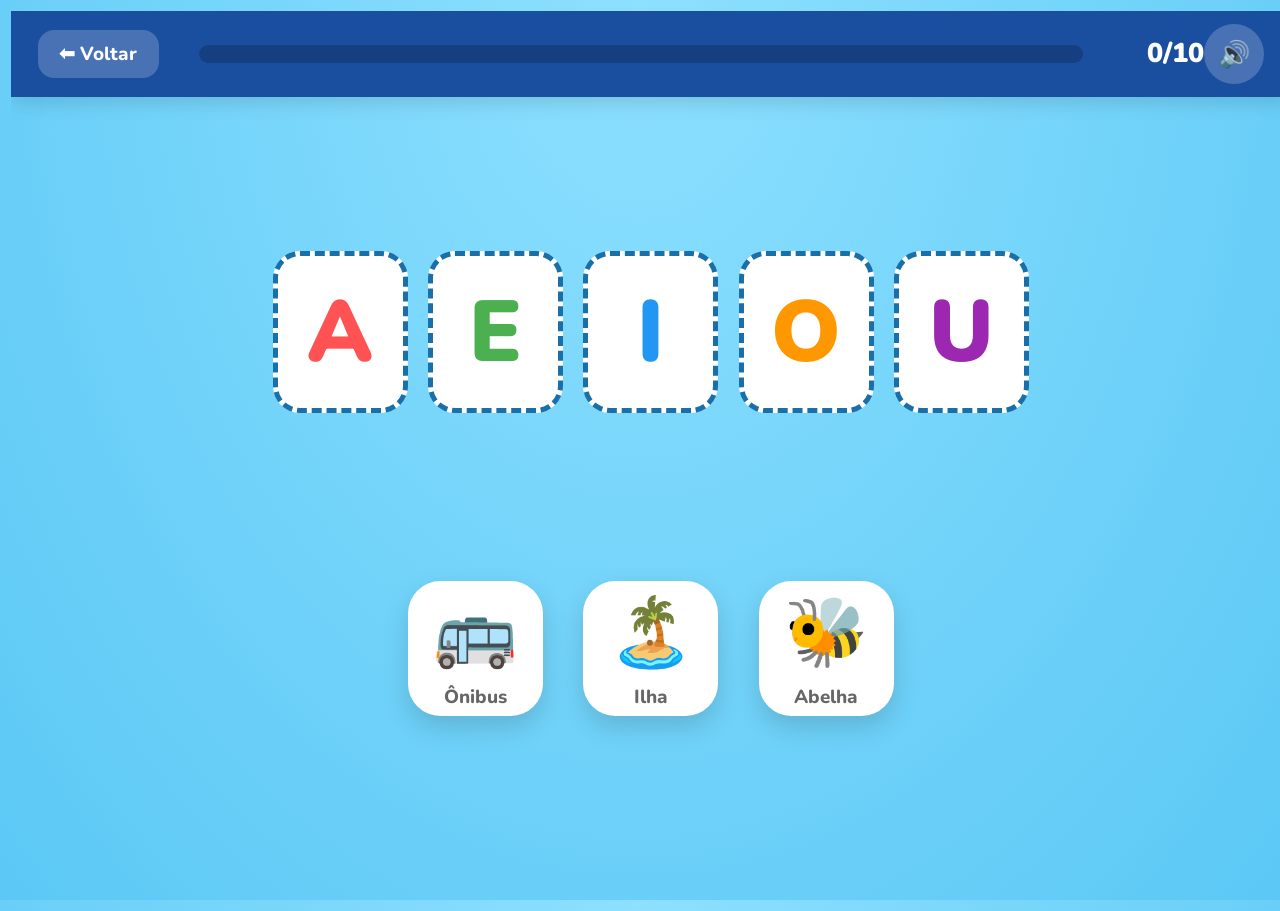
<file: games/vogais.html>
<!DOCTYPE html>
<html lang="pt-PT">
<head>
<meta charset="UTF-8">
<meta name="viewport" content="width=device-width, initial-scale=1.0">
<title>Jogo das Vogais — KanAcademy</title>
<link href="https://fonts.googleapis.com/css2?family=Nunito:wght@700;800;900&display=swap" rel="stylesheet">
<link rel="stylesheet" href="../assets/css/games-style.css?v=20261124-1">
</head>
<body class="page-vogais">

<div class="topbar">
  <a href="../index.html" class="btn-back">⬅ Voltar</a>
  <div class="progress-container">
    <div class="progress-fill" id="progressFill"></div>
  </div>
  <div class="stats">
    <span id="scoreText">0</span>/10
  </div>
  <button class="sound-toggle" id="soundToggle" type="button" aria-label="Desligar narração" title="Desligar narração" aria-pressed="true" onclick="toggleVoice()">🔊</button>
</div>

<main>
  <div class="vowel-container" id="vowelContainer">
    <div class="vowel-slot" data-vowel="A">A</div>
    <div class="vowel-slot" data-vowel="E">E</div>
    <div class="vowel-slot" data-vowel="I">I</div>
    <div class="vowel-slot" data-vowel="O">O</div>
    <div class="vowel-slot" data-vowel="U">U</div>
  </div>

  <div class="items-container" id="itemsContainer">
    <!-- Items dynamically injected here -->
  </div>
</main>

<div id="winOverlay">
  <div class="win-title">PARABÉNS! 🌟</div>
  <p style="font-size: 24px;">Você conhece todas as vogais!</p>
  <button class="btn-restart" onclick="resetGame()">Jogar de Novo</button>
</div>

<script>
const Sounds = {
  ctx: new (window.AudioContext || window.webkitAudioContext)(),
  voiceEnabled: true,
  
  // Função para narrar a vogal (Tecnologia Speech Synthesis)
  speak: (text) => {
    if (!Sounds.voiceEnabled) return;
    // Cancela falas anteriores para não encavalar
    window.speechSynthesis.cancel();
    const utterance = new SpeechSynthesisUtterance(text);
    utterance.lang = 'pt-BR'; // Português do Brasil para pronúncia clara
    utterance.rate = 1.1;     // Velocidade levemente aumentada para tom jovial
    utterance.pitch = 1.2;    // Tom mais agudo para parecer amigável
    window.speechSynthesis.speak(utterance);
  },

  correct() {
    const o = this.ctx.createOscillator();
    const g = this.ctx.createGain();
    o.type = 'sine';
    o.connect(g); g.connect(this.ctx.destination);
    g.gain.setValueAtTime(0, this.ctx.currentTime);
    g.gain.linearRampToValueAtTime(0.3, this.ctx.currentTime + 0.1);
    g.gain.exponentialRampToValueAtTime(0.01, this.ctx.currentTime + 0.5);
    o.frequency.setValueAtTime(523.25, this.ctx.currentTime); // C5
    o.frequency.exponentialRampToValueAtTime(1046.50, this.ctx.currentTime + 0.3); // C6
    o.start(); o.stop(this.ctx.currentTime + 0.5);
  },
  wrong() {
    const o = this.ctx.createOscillator();
    const g = this.ctx.createGain();
    o.type = 'sawtooth';
    o.connect(g); g.connect(this.ctx.destination);
    g.gain.setValueAtTime(0.1, this.ctx.currentTime);
    g.gain.exponentialRampToValueAtTime(0.01, this.ctx.currentTime + 0.3);
    o.frequency.setValueAtTime(150, this.ctx.currentTime);
    o.frequency.linearRampToValueAtTime(80, this.ctx.currentTime + 0.3);
    o.start(); o.stop(this.ctx.currentTime + 0.3);
  }
};

function toggleVoice() {
  Sounds.voiceEnabled = !Sounds.voiceEnabled;

  if (!Sounds.voiceEnabled && window.speechSynthesis) {
    window.speechSynthesis.cancel();
  }

  const button = document.getElementById('soundToggle');
  const label = Sounds.voiceEnabled ? 'Desligar narração' : 'Ligar narração';
  button.textContent = Sounds.voiceEnabled ? '🔊' : '🔇';
  button.setAttribute('aria-label', label);
  button.setAttribute('title', label);
  button.setAttribute('aria-pressed', String(Sounds.voiceEnabled));
  button.classList.toggle('muted', !Sounds.voiceEnabled);
}

const DATA = [
  { emoji: '🐝', label: 'Abelha', vowel: 'A' },
  { emoji: '✈️', label: 'Avião', vowel: 'A' },
  { emoji: '🌳', label: 'Árvore', vowel: 'A' },
  { emoji: '🕷️', label: 'Aranha', vowel: 'A' },
  // { emoji: '🦅', label: 'Águia', vowel: 'A' },

  { emoji: '🐘', label: 'Elefante', vowel: 'E' },
  { emoji: '⭐', label: 'Estrela', vowel: 'E' },
  { emoji: '🦂', label: 'Escorpião', vowel: 'E' },
  { emoji: '🪜', label: 'Escada', vowel: 'E' },
  // { emoji: '🏫', label: 'Escola', vowel: 'E' },

  { emoji: '🦎', label: 'Iguana', vowel: 'I' },
  { emoji: '⛪', label: 'Igreja', vowel: 'I' },
  { emoji: '🏝️', label: 'Ilha', vowel: 'I' },
  { emoji: '🧲', label: 'Ímã', vowel: 'I' },

  { emoji: '🥚', label: 'Ovo', vowel: 'O' },
  // { emoji: '🐑', label: 'Ovelha', vowel: 'O' },
  { emoji: '👁️', label: 'Olho', vowel: 'O' },
  { emoji: '👂', label: 'Orelha', vowel: 'O' },
  { emoji: '🚌', label: 'Ônibus', vowel: 'O' },

  { emoji: '🍇', label: 'Uva', vowel: 'U' },
  { emoji: '🐻', label: 'Urso', vowel: 'U' },
  { emoji: '🐻‍❄️', label: 'Urso', vowel: 'U' },
  { emoji: '🦄', label: 'Unicórnio', vowel: 'U' },
  
];

let currentRound = 0;
let itemsPlacedRound = 0;
let itemsPlacedTotal = 0;
const ITEMS_PER_ROUND = 3;
const TOTAL_ITEMS = 10;

function init() {
  // Adiciona evento de clique/toque nas letras para falar o nome delas
  document.querySelectorAll('.vowel-slot').forEach(slot => {
    slot.addEventListener('pointerdown', () => {
      Sounds.speak(slot.dataset.vowel);
    });
  });

  loadRound();
}

function loadRound() {
  if (itemsPlacedTotal >= TOTAL_ITEMS) {
    showWin();
    return;
  }

  const container = document.getElementById('itemsContainer');
  container.innerHTML = '';
  itemsPlacedRound = 0;

  // Seleciona itens aleatórios diferentes
  let available = [...DATA].sort(() => Math.random() - 0.5);
  let selection = available.slice(0, ITEMS_PER_ROUND);

  selection.forEach(data => {
    const el = document.createElement('div');
    el.className = 'draggable-item';
    el.dataset.vowel = data.vowel;
    el.innerHTML = `<span class="emoji">${data.emoji}</span><span class="label">${data.label}</span>`;
    container.appendChild(el);
    makeDraggable(el);
  });
}

function makeDraggable(el) {
  let startX, startY, currentX = 0, currentY = 0;

  el.addEventListener('pointerdown', e => {
    el.setPointerCapture(e.pointerId);
    startX = e.clientX - currentX;
    startY = e.clientY - currentY;
    el.style.transition = 'none';
  });

  el.addEventListener('pointermove', e => {
    if (!el.hasPointerCapture(e.pointerId)) return;
    currentX = e.clientX - startX;
    currentY = e.clientY - startY;
    el.style.transform = `translate(${currentX}px, ${currentY}px) scale(1.1)`;

    // Hover feedback
    checkHover(el);
  });

  el.addEventListener('pointerup', e => {
    el.releasePointerCapture(e.pointerId);
    el.style.transition = 'transform 0.3s cubic-bezier(0.175, 0.885, 0.32, 1.275)';
    
    const rect = el.getBoundingClientRect();
    const centerX = rect.left + rect.width / 2;
    const centerY = rect.top + rect.height / 2;

    let droppedZone = null;
    const zones = document.querySelectorAll('.vowel-slot');
    
    zones.forEach(zone => {
      zone.classList.remove('hovered');
      const zRect = zone.getBoundingClientRect();
      if (centerX >= zRect.left && centerX <= zRect.right &&
          centerY >= zRect.top && centerY <= zRect.bottom) {
        droppedZone = zone;
      }
    });

    if (droppedZone) {
      if (droppedZone.dataset.vowel === el.dataset.vowel) {
        // Correto!
        Sounds.correct();
        // Narra a vogal como reforço positivo
        setTimeout(() => Sounds.speak(droppedZone.dataset.vowel), 100);
        
        spawnParticles(centerX, centerY);
        el.style.transform = `translate(${currentX}px, ${currentY}px) scale(0)`;
        el.style.pointerEvents = 'none';
        
        itemsPlacedRound++;
        itemsPlacedTotal++;
        updateProgress();

        if (itemsPlacedRound === ITEMS_PER_ROUND) {
          setTimeout(loadRound, 1000);
        }
      } else {
        // Errado
        Sounds.wrong();
        resetPosition(el);
        el.classList.add('wrong-anim');
        setTimeout(() => el.classList.remove('wrong-anim'), 400);
      }
    } else {
      resetPosition(el);
    }
  });

  function checkHover(element) {
    const rect = element.getBoundingClientRect();
    const cx = rect.left + rect.width/2;
    const cy = rect.top + rect.height/2;

    document.querySelectorAll('.vowel-slot').forEach(zone => {
      const zRect = zone.getBoundingClientRect();
      if (cx >= zRect.left && cx <= zRect.right && cy >= zRect.top && cy <= zRect.bottom) {
        zone.classList.add('hovered');
      } else {
        zone.classList.remove('hovered');
      }
    });
  }

  function resetPosition(element) {
    currentX = 0; currentY = 0;
    element.style.transform = `translate(0px, 0px) scale(1)`;
  }
}

function updateProgress() {
  const pct = (itemsPlacedTotal / TOTAL_ITEMS) * 100;
  document.getElementById('progressFill').style.width = pct + '%';
  document.getElementById('scoreText').textContent = itemsPlacedTotal;
}

function spawnParticles(x, y) {
  for (let i = 0; i < 8; i++) {
    const p = document.createElement('div');
    p.className = 'particle';
    p.textContent = ['✨','⭐','🎈'][Math.floor(Math.random()*3)];
    p.style.left = x + 'px';
    p.style.top = y + 'px';
    const dx = (Math.random() - 0.5) * 200;
    const dy = (Math.random() - 0.5) * 200;
    p.style.setProperty('--x', `${dx}px`);
    p.style.setProperty('--y', `${dy}px`);
    document.body.appendChild(p);
    setTimeout(() => p.remove(), 800);
  }
}

function showWin() {
  document.getElementById('winOverlay').classList.add('show');
}

function resetGame() {
  itemsPlacedTotal = 0;
  updateProgress();
  document.getElementById('winOverlay').classList.remove('show');
  loadRound();
}

window.onload = init;
</script>

</body>
</html>
</file>
<file: assets/css/index-style.css>
*, *::before, *::after { box-sizing: border-box; margin: 0; padding: 0; }

:root {
--ui-scale: 1.35;
--sky: #5bc8f5;
--yellow: #FFD740;
--blue-deep: #1a4fa0;
--white: #ffffff;
--card-radius: 18px;
--shadow-soft: 0 6px 20px rgba(0,0,0,0.12);
--shadow-hover: 0 14px 34px rgba(0,0,0,0.2);

--theme-green: #5de87a;
--theme-blue: #5bc8f5;
--theme-purple: #c77dff;
--theme-orange: #ffb03a;
--theme-pink: #ff7eb9;
--theme-red: #ff6b6b;
}

body {
zoom: var(--ui-scale);
font-family: 'Nunito', sans-serif;
background: radial-gradient(ellipse at top, #8de0ff 0%, #5bc8f5 45%, #1a6fa8 100%);
min-height: 100vh;
overflow-x: hidden;
color: var(--blue-deep);
}

.stars-bg {
position: fixed;
inset: 0;
pointer-events: none;
z-index: 0;
}

.star {
position: absolute;
font-size: 18px;
opacity: 0.35;
animation: twinkle 3s infinite ease-in-out;
}

@keyframes twinkle {
0%, 100% { transform: scale(1) rotate(0deg); opacity: 0.35; }
50% { transform: scale(1.25) rotate(15deg); opacity: 0.75; }
}

.container {
position: relative;
z-index: 1;
max-width: 1040px;
margin: 0 auto;
padding: 26px 16px 20px;
}

header {
text-align: center;
margin-bottom: 24px;
}

header h1 {
font-size: clamp(2.25rem, 6vw, 3.4rem);
font-weight: 900;
color: var(--white);
text-shadow: 0 4px 0 var(--blue-deep);
margin-bottom: 4px;
}

header p {
font-size: clamp(1rem, 2.5vw, 1.15rem);
font-weight: 800;
color: rgba(255,255,255,0.9);
}

.activities-grid {
display: grid;
grid-template-columns: repeat(auto-fill, minmax(170px, 1fr));
gap: 16px;
}

.activity-card {
background: var(--white);
border-radius: var(--card-radius);
overflow: hidden;
text-decoration: none;
color: inherit;
display: flex;
flex-direction: column;
transition: transform 0.25s cubic-bezier(0.175, 0.885, 0.32, 1.275), box-shadow 0.25s, border-color 0.25s;
box-shadow: var(--shadow-soft);
position: relative;
border: 3px solid transparent;
animation: slideUp 0.5s ease backwards;
min-height: 188px;
}

@keyframes slideUp {
from { opacity: 0; transform: translateY(22px); }
to { opacity: 1; transform: translateY(0); }
}

.activity-card:hover {
transform: translateY(-7px) scale(1.015);
box-shadow: var(--shadow-hover);
border-color: var(--yellow);
}

.activity-card:active {
transform: translateY(-2px) scale(0.99);
}

.card-thumb {
height: 104px;
display: flex;
align-items: center;
justify-content: center;
font-size: clamp(3rem, 8vw, 4.2rem);
position: relative;
}

.theme-green  { background: var(--theme-green); }
.theme-blue   { background: var(--theme-blue); }
.theme-purple { background: var(--theme-purple); }
.theme-orange { background: var(--theme-orange); }
.theme-pink   { background: var(--theme-pink); }
.theme-red    { background: var(--theme-red); }

.card-body {
padding: 14px;
background: white;
flex: 1;
display: flex;
flex-direction: column;
justify-content: space-between;
gap: 10px;
}

.card-title {
font-size: 1.08rem;
line-height: 1.08;
font-weight: 900;
color: var(--blue-deep);
}

.card-chips {
display: flex;
gap: 6px;
flex-wrap: wrap;
}

.chip {
padding: 5px 10px;
background: #f0f4f8;
border-radius: 999px;
font-size: 0.75rem;
line-height: 1;
font-weight: 900;
color: var(--blue-deep);
white-space: nowrap;
}

footer {
text-align: center;
padding: 24px;
color: var(--white);
font-weight: 700;
opacity: 0.8;
}

@media (max-width: 600px) {
.container {
padding: 20px 10px 16px;
}

header {
margin-bottom: 16px;
}

.activities-grid {
grid-template-columns: repeat(2, minmax(0, 1fr));
gap: 8px;
}

.activity-card {
min-height: 145px;
border-width: 2px;
border-radius: 14px;
}

.card-thumb {
height: 72px;
font-size: 2.4rem;
}

.card-body {
padding: 8px;
gap: 6px;
}

.card-title {
font-size: 0.82rem;
line-height: 1.05;
}

.card-chips {
gap: 4px;
}

.chip {
font-size: 0.58rem;
padding: 4px 6px;
}
}
</file>
<file: assets/css/games-style.css>
/* ==========================================================================
   KanAcademy — style.css único
   --------------------------------------------------------------------------
   Como usar:
   1) Remova os blocos <style> dos HTMLs.
   2) Adicione no <head>:
      <link rel="stylesheet" href="style.css">
   3) Adicione a classe correta no <body>:
      abc.html             -> <body class="page-abc">
      alfabeto.html        -> <body class="page-alfabeto">
      contarnumeros.html   -> <body class="page-contarnumeros">
      memory-game.html     -> <body class="page-memory-game">
      turma.html           -> <body class="page-turma">
      vogais.html          -> <body class="page-vogais">
   ========================================================================== */

@import url('https://fonts.googleapis.com/css2?family=Nunito:wght@700;800;900&display=swap');

:root {
  --ui-scale: 1.35;
  --blue-deep: #1a4fa0;
  --blue-mid: #2a7fd4;
  --white: #ffffff;
  --yellow: #FFD740;
  --green: #5DE87A;
  --red: #ff5555;
  --orange: #ff9800;
  --purple: #c77dff;
  --shadow-soft: 0 8px 24px rgba(0,0,0,0.15);
}

html {
  width: 100%;
  height: 100%;
}

body {
  zoom: var(--ui-scale);
  min-width: 100%;
  min-height: 100%;
}

button,
a {
  -webkit-tap-highlight-color: transparent;
}




/* Extras herdados do CSS compartilhado antigo usado pelo abc.html */
body.page-abc,
body.page-abc * ,
body.page-abc *::before,
body.page-abc *::after {
  box-sizing: border-box;
}

body.page-abc {
  width: 100%;
  height: 100%;
  margin: 0;
  overflow: hidden;
  font-family: 'Nunito', sans-serif;
  display: flex;
  flex-direction: column;
  user-select: none;
  color: var(--blue-deep);
}

body.page-abc .topbar {
  flex: 0 0 var(--topbar-h);
  background: var(--blue-deep);
  padding: 0 22px;
  display: flex;
  align-items: center;
  gap: 16px;
}

body.page-abc .back-btn {
  background: rgba(255,255,255,0.15);
  color: #fff;
  display: flex;
  align-items: center;
  justify-content: center;
  text-decoration: none;
}

body.page-abc .progress-container {
  flex: 1;
  overflow: hidden;
}

body.page-abc .progress-fill {
  height: 100%;
  width: 0%;
  background: linear-gradient(90deg, var(--yellow), #ffb300);
  border-radius: 99px;
  transition: width 0.4s cubic-bezier(.25,.8,.25,1);
}

body.page-abc .score-badge {
  color: #fff;
  font-size: 1.2rem;
  font-weight: 900;
  background: rgba(255,255,255,0.15);
  padding: 7px 14px;
  border-radius: 999px;
  white-space: nowrap;
}

body.page-abc .game-area {
  flex: 1;
  min-height: 0;
  display: flex;
  flex-direction: column;
  align-items: center;
  justify-content: center;
  overflow: hidden;
}

body.page-abc .win-overlay {
  position: fixed;
  inset: 0;
}




/* ==========================================================================
   Página: abc.html
   ========================================================================== */


body.page-abc { --theme-light: #f0d4ff; --theme-main: #c77dff; --theme-dark: #7b2cbf; --topbar-h: 72px; }
body.page-abc { background: radial-gradient(circle at center, var(--theme-light), var(--theme-main)); }
body.page-abc .topbar { box-shadow: 0 4px 15px rgba(0,0,0,0.2); z-index: 100; }
body.page-abc .back-btn { border-radius: 15px; width: 44px; height: 44px; }
body.page-abc .progress-container { height: 20px; background: rgba(0,0,0,0.3); border-radius: 10px; padding: 3px; }
body.page-abc .game-area { perspective: 1000px; padding: 24px; gap: 24px; }
body.page-abc .challenge-card { width: min(680px, 94vw); background: rgba(255,255,255,0.35); backdrop-filter: blur(12px); border: 4px solid rgba(255,255,255,0.35); border-radius: 36px; padding: 22px; box-shadow: var(--shadow-soft); text-align: center; animation: challengePop 0.45s cubic-bezier(0.34, 1.56, 0.64, 1); }
body.page-abc .challenge-title { font-size: clamp(1.1rem, 3vw, 1.7rem); color: var(--blue-deep); font-weight: 900; margin-bottom: 12px; text-transform: uppercase; letter-spacing: 1px; }
body.page-abc .target-slot { width: clamp(110px, 20vw, 170px); height: clamp(110px, 20vw, 170px); margin: 0 auto 14px; background: var(--yellow); color: var(--blue-deep); border-radius: 34px; display: flex; align-items: center; justify-content: center; font-size: clamp(4rem, 13vw, 7rem); font-weight: 900; box-shadow: 0 10px 0 #d4af37, 0 18px 32px rgba(0,0,0,0.18); border: 6px solid white; cursor: pointer; transition: all 0.25s cubic-bezier(0.175, 0.885, 0.32, 1.275); }
body.page-abc .target-slot:active { transform: scale(0.95); }
body.page-abc .target-slot.hovered { transform: scale(1.08); box-shadow: 0 10px 0 #d4af37, 0 0 35px rgba(255, 215, 64, 0.9); }
body.page-abc .target-slot.correct-anim { animation: abc-success-pop 0.6s ease-out; background: var(--green); color: white; box-shadow: 0 0 30px var(--green); }
body.page-abc .target-slot.wrong-anim { animation: abc-wrong-shake 0.35s ease-in-out; background: var(--red); color: white; }
body.page-abc .challenge-hint { font-size: clamp(1rem, 2.6vw, 1.35rem); color: var(--theme-dark); font-weight: 900; }
body.page-abc .options-area { width: min(760px, 96vw); min-height: 180px; display: grid; grid-template-columns: repeat(3, 1fr); gap: clamp(12px, 2.5vw, 24px); align-items: center; justify-items: center; }
body.page-abc .game-item { width: clamp(100px, 20vw, 150px); height: clamp(118px, 22vw, 160px); background: white; border-radius: 30px; display: flex; flex-direction: column; align-items: center; justify-content: center; box-shadow: var(--shadow-soft); cursor: grab; z-index: 50; border: 5px solid var(--theme-dark); animation: abc-itemFloat 3s ease-in-out infinite alternate; position: relative; touch-action: none; }
@keyframes abc-itemFloat { from { transform: translateY(0) rotate(-2deg); } to { transform: translateY(-10px) rotate(2deg); } }
body.page-abc .game-item:active { cursor: grabbing; animation: none; z-index: 1000; }
body.page-abc .item-emoji { font-size: clamp(3rem, 8vw, 4.2rem); pointer-events: none; margin-bottom: 5px; }
body.page-abc .item-word { font-size: clamp(0.78rem, 2.5vw, 1rem); font-weight: 900; color: var(--theme-dark); pointer-events: none; text-transform: uppercase; letter-spacing: 1px; text-align: center; }
body.page-abc .game-item.correct-choice { animation: abc-success-pop 0.6s ease-out; border-color: var(--green); }
body.page-abc .game-item.wrong-choice { animation: abc-wrong-shake 0.35s ease-in-out; border-color: var(--red); }
@keyframes abc-success-pop { 0% { transform: scale(1); } 50% { transform: scale(1.22) rotate(10deg); } 100% { transform: scale(1); } }
@keyframes abc-wrong-shake { 0%, 100% { transform: translateX(0); } 25% { transform: translateX(-12px); } 50% { transform: translateX(12px); } 75% { transform: translateX(-8px); } }
body.page-abc .win-overlay { background: rgba(26, 79, 160, 0.96); display: none; flex-direction: column; align-items: center; justify-content: center; z-index: 2000; color: white; text-align: center; padding: 20px; }
body.page-abc .win-overlay.show { display: flex; animation: abc-fadeIn 0.5s forwards; }
body.page-abc .btn-primary { background: var(--yellow); color: var(--blue-deep); border: none; padding: 18px 40px; font-size: 1.6rem; font-weight: 900; border-radius: 25px; margin-top: 24px; cursor: pointer; box-shadow: 0 8px 0 #d4af37; transition: transform 0.1s; }
body.page-abc .btn-primary:active { transform: translateY(4px); box-shadow: 0 4px 0 #d4af37; }
body.page-abc .particle { position: fixed; pointer-events: none; font-size: 1.8rem; z-index: 999; animation: abc-particleAnim 1s ease-out forwards; }
@keyframes abc-particleAnim { to { transform: translate(var(--x), var(--y)) rotate(360deg); opacity: 0; } }
@keyframes abc-fadeIn { from { opacity: 0; } to { opacity: 1; } }
@media (max-width: 720px) {
  body.page-abc { --topbar-h: 66px; }
  body.page-abc .topbar { padding: 0 10px; gap: 8px; }
  body.page-abc .back-btn { width: 40px; height: 40px; border-radius: 13px; }
  body.page-abc .score-badge { padding: 5px 10px; font-size: 1rem; }
  body.page-abc .game-area { padding: 14px; gap: 14px; }
  body.page-abc .challenge-card { padding: 16px; border-radius: 28px; }
  body.page-abc .options-area { gap: 10px; }
}


/* ==========================================================================
   Página: alfabeto.html
   ========================================================================== */


body.page-alfabeto *, body.page-alfabeto *::before, body.page-alfabeto *::after { box-sizing: border-box; margin: 0; padding: 0; }
body.page-alfabeto { --theme-light: #e0b3ff;
    --theme-main:  #c77dff;
    --theme-dark:  #9d4edd;
    --blue-deep:   #1a4fa0;
    --white:       #ffffff;
    --yellow:      #FFD740;
    --shadow-soft: 0 8px 24px rgba(0,0,0,0.15);
    --topbar-h:    64px; }
html, body.page-alfabeto { width: 100%; 
    height: 100%; 
    overflow: hidden; 
    touch-action: manipulation; }
body.page-alfabeto { font-family: "Nunito", sans-serif;
    background: radial-gradient(ellipse at center top, var(--theme-light), var(--theme-main));
    display: flex; 
    flex-direction: column; 
    user-select: none;
    color: var(--blue-deep); }
body.page-alfabeto .topbar { height: var(--topbar-h);
    background: var(--blue-deep);
    padding: 0 22px;
    display: flex;
    align-items: center;
    box-shadow: 0 4px 20px rgba(0,0,0,.25);
    z-index: 10; }
body.page-alfabeto .back-link { color: #fff;
    text-decoration: none;
    font-size: 1.1rem;
    font-weight: 900;
    background: rgba(255,255,255,0.15);
    padding: 8px 18px;
    border-radius: 999px; }
body.page-alfabeto .topbar-spacer { flex: 1; }
body.page-alfabeto .sound-toggle { flex: 0 0 44px;
    width: 44px;
    height: 44px;
    border: none;
    border-radius: 999px;
    background: rgba(255,255,255,0.15);
    color: #fff;
    font-size: 1.2rem;
    cursor: pointer;
    transition: background 0.2s, transform 0.2s, opacity 0.2s; }
body.page-alfabeto .sound-toggle:hover { background: rgba(255,255,255,0.25); }
body.page-alfabeto .sound-toggle:active { transform: scale(0.95); }
body.page-alfabeto .sound-toggle.muted { opacity: 0.5; }
body.page-alfabeto .sound-toggle:focus-visible,
body.page-vogais .sound-toggle:focus-visible { outline: 3px solid var(--yellow); outline-offset: 3px; }
body.page-alfabeto .game-area { flex: 1;
    display: flex;
    flex-direction: column;
    padding: 20px;
    overflow-y: auto;
    align-items: center;
    gap: 20px; }
body.page-alfabeto .display-box { width: 100%;
    max-width: 400px;
    height: 200px;
    background: var(--white);
    border-radius: 24px;
    box-shadow: var(--shadow-soft);
    display: flex;
    flex-direction: row;
    align-items: center;
    justify-content: center;
    gap: 20px;
    padding: 20px;
    border: 6px solid rgba(255,255,255,0.5);
    transition: transform 0.3s cubic-bezier(0.175, 0.885, 0.32, 1.275); }
body.page-alfabeto .display-box.pop { transform: scale(1.05); }
body.page-alfabeto .display-letter { font-size: 100px;
    font-weight: 900;
    line-height: 1;
    color: var(--theme-dark);
    text-shadow: 2px 2px 0px rgba(0,0,0,0.1); }
body.page-alfabeto .display-info { display: flex;
    flex-direction: column;
    align-items: center;
    justify-content: center; }
body.page-alfabeto .display-emoji { font-size: 70px;
    line-height: 1;
    animation: alfabeto-float 3s ease-in-out infinite; }
body.page-alfabeto .display-word { font-size: 28px;
    font-weight: 800;
    color: var(--blue-deep);
    margin-top: 8px;
    text-transform: uppercase; }
body.page-alfabeto .alphabet-grid { display: grid;
    grid-template-columns: repeat(auto-fit, minmax(60px, 1fr));
    gap: 12px;
    width: 100%;
    max-width: 600px;
    padding-bottom: 30px; }
body.page-alfabeto .letter-btn { background: var(--white);
    border: none;
    border-radius: 16px;
    height: 60px;
    font-size: 32px;
    font-family: "Nunito", sans-serif;
    font-weight: 800;
    color: var(--blue-deep);
    box-shadow: 0 6px 0px rgba(0,0,0,0.1);
    cursor: pointer;
    transition: all 0.1s;
    display: flex;
    align-items: center;
    justify-content: center; }
body.page-alfabeto .letter-btn:active, body.page-alfabeto .letter-btn.active { transform: translateY(6px);
    box-shadow: 0 0px 0px rgba(0,0,0,0.1);
    background: var(--yellow);
    color: var(--theme-dark); }
@keyframes alfabeto-float { 0%, 100% { transform: translateY(0); }
    50% { transform: translateY(-10px); } }
body.page-alfabeto .particle { position: absolute;
    pointer-events: none;
    font-size: 24px;
    animation: alfabeto-popOut 0.8s cubic-bezier(0, .9, .5, 1) forwards;
    z-index: 50; }
@keyframes alfabeto-popOut { 0% { transform: translate(-50%, -50%) scale(0); opacity: 1; }
    80% { opacity: 1; }
    100% { transform: translate(var(--tx), var(--ty)) scale(1.5) rotate(var(--rot)); opacity: 0; } }
@media (max-width: 400px) {
  body.page-alfabeto .alphabet-grid { grid-template-columns: repeat(5, 1fr); gap: 8px; }
  body.page-alfabeto .letter-btn { height: 50px; font-size: 24px; }
  body.page-alfabeto .display-box { height: 160px; gap: 10px; }
  body.page-alfabeto .display-letter { font-size: 70px; }
  body.page-alfabeto .display-emoji { font-size: 50px; }
  body.page-alfabeto .display-word { font-size: 20px; }
}


/* ==========================================================================
   Página: contarnumeros.html
   ========================================================================== */


body.page-contarnumeros *, body.page-contarnumeros *::before, body.page-contarnumeros *::after { box-sizing: border-box; margin: 0; padding: 0; }
body.page-contarnumeros { --theme-light: #8ef0a4;
    --theme-main:  #5de87a;
    --theme-dark:  #1daa50;
    --blue-deep:   #1a4fa0;
    --yellow:      #FFD740;
    --red:         #ff5555;
    --topbar-h:    64px;
    --botbar-h:    88px; }
html, body.page-contarnumeros { width: 100%; height: 100%; overflow: hidden; }
body.page-contarnumeros { font-family: "Nunito", sans-serif;
    background: radial-gradient(ellipse at center top, var(--theme-light), var(--theme-main));
    display: flex; flex-direction: column; user-select: none; }
/* ── TOP BAR ── */
body.page-contarnumeros .topbar { flex: 0 0 var(--topbar-h); background: var(--blue-deep);
    padding: 0 24px; display: flex; align-items: center; gap: 16px;
    box-shadow: 0 4px 20px rgba(0,0,0,.25); z-index: 10; }
body.page-contarnumeros .back-link { color: #fff; text-decoration: none; font-size: 1.1rem; font-weight: 900;
    display: flex; align-items: center; gap: 8px;
    background: rgba(255,255,255,0.15); padding: 8px 18px; border-radius: 50px;
    transition: background 0.2s, transform 0.2s; }
body.page-contarnumeros .back-link:hover { background: rgba(255,255,255,0.25); }
body.page-contarnumeros .back-link:active { transform: scale(0.95); }
body.page-contarnumeros .topbar-spacer { flex: 1; }
body.page-contarnumeros .sound-toggle { background: rgba(255,255,255,.15); border: none; color: #fff;
    font-size: 1.2rem; width: 44px; height: 44px; border-radius: 50px; cursor: pointer;
    transition: background 0.2s, transform 0.2s; }
body.page-contarnumeros .sound-toggle:active { transform: scale(0.95); }
body.page-contarnumeros .sound-toggle.muted { opacity: 0.5; }
body.page-contarnumeros .diff-btn { background: rgba(255,255,255,0.2); border: none; color: #fff;
    padding: 8px 16px; border-radius: 50px; font-weight: 900; font-family: "Nunito", sans-serif;
    cursor: pointer; transition: 0.2s; font-size: 1rem; }
body.page-contarnumeros .diff-btn:hover { background: rgba(255,255,255,0.3); }
body.page-contarnumeros .diff-btn:active { transform: scale(0.95); }
/* ── BOARD AREA ── */
body.page-contarnumeros .board-wrap { flex: 1 1 0; min-height: 0; display: flex; flex-direction: column;
    align-items: center; padding: 24px; overflow: hidden; position: relative;
    max-width: 960px; margin: 0 auto; width: 100%; }
body.page-contarnumeros .question-title { font-size: 2rem; font-weight: 900; color: var(--blue-deep);
    text-shadow: 0 2px 4px rgba(255,255,255,0.5); margin-bottom: 20px;
    text-align: center; }
body.page-contarnumeros .objects-container { flex: 1; display: flex; flex-wrap: wrap; justify-content: center; align-content: center;
    gap: 20px; width: 100%; max-width: 600px; }
body.page-contarnumeros .count-obj { font-size: 4rem; animation: contarnumeros-floatObj 2s ease-in-out infinite alternate;
    filter: drop-shadow(0 8px 12px rgba(0,0,0,0.15)); }
@keyframes contarnumeros-floatObj { 0% { transform: translateY(0) scale(1); }
    100% { transform: translateY(-15px) scale(1.05); } }
body.page-contarnumeros .options-container { display: flex; gap: 16px; margin-top: 30px; flex-wrap: wrap; justify-content: center; }
body.page-contarnumeros .opt-btn { width: 80px; height: 80px; border-radius: 24px;
    background: #fff; border: 4px solid var(--blue-deep);
    color: var(--blue-deep); font-size: 2.5rem; font-weight: 900;
    display: flex; align-items: center; justify-content: center;
    cursor: pointer; box-shadow: 0 8px 0 var(--blue-deep);
    transition: all 0.1s; }
body.page-contarnumeros .opt-btn:active { transform: translateY(8px); box-shadow: 0 0 0 var(--blue-deep); }
body.page-contarnumeros .opt-btn.correct { background: var(--theme-main); color: #fff; border-color: #fff; box-shadow: 0 8px 0 #1daa50; }
body.page-contarnumeros .opt-btn.wrong { background: var(--red); color: #fff; border-color: #fff; box-shadow: 0 8px 0 #c0392b; animation: contarnumeros-shake 0.4s ease; }
@keyframes contarnumeros-shake { 0%,100% { transform: translateX(0); }
    25% { transform: translateX(-8px); }
    75% { transform: translateX(8px); } }
/* ── BOT BAR ── */
body.page-contarnumeros .botbar { flex: 0 0 var(--botbar-h); background: var(--blue-deep);
    display: flex; align-items: center; justify-content: center;
    padding: 0 28px; box-shadow: 0 -4px 20px rgba(0,0,0,.2); }
body.page-contarnumeros .progress-wrap { display: flex; flex-direction: column; align-items: center; gap: 6px; }
body.page-contarnumeros .progress-label { color: rgba(255,255,255,.75); font-size: 1rem; font-weight: 900; }
body.page-contarnumeros .progress-track { width: 200px; height: 14px; background: rgba(255,255,255,.15);
    border-radius: 99px; overflow: hidden; }
body.page-contarnumeros .progress-fill { height: 100%; background: linear-gradient(90deg, var(--yellow), #ffb300);
    border-radius: 99px; width: 0%; transition: width 0.4s cubic-bezier(.25,.8,.25,1); }
/* ── WIN OVERLAY ── */
body.page-contarnumeros .win-overlay { position: fixed; inset: 0; background: rgba(26,79,160,.88); backdrop-filter: blur(10px);
    display: flex; align-items: center; justify-content: center;
    z-index: 999; opacity: 0; pointer-events: none; transition: opacity .4s; }
body.page-contarnumeros .win-overlay.show { opacity: 1; pointer-events: all; }
body.page-contarnumeros .win-box { background: #fff; border-radius: 32px; padding: 40px 48px; text-align: center;
    max-width: 460px; width: 92%; transform: scale(0.8) translateY(20px);
    transition: transform .5s cubic-bezier(.25,.8,.25,1); box-shadow: 0 30px 80px rgba(0,0,0,.35); }
body.page-contarnumeros .win-overlay.show .win-box { transform: scale(1) translateY(0); }
body.page-contarnumeros .win-box h2 { font-size: 2.4rem; font-weight: 900; color: var(--blue-deep); margin-bottom: 24px; }
body.page-contarnumeros .win-btn { background: var(--theme-main); color: #fff; font-weight: 900; font-size: 1.2rem;
    padding: 16px 28px; border: none; border-radius: 50px; cursor: pointer; width: 100%;
    box-shadow: 0 6px 0 var(--theme-dark); transition: all 0.1s; }
body.page-contarnumeros .win-btn:active { transform: translateY(6px); box-shadow: 0 0 0 var(--theme-dark); }
/* ── PARTICLES ── */
body.page-contarnumeros .particle { position: fixed; pointer-events: none; z-index: 9999; font-size: 32px;
    animation: contarnumeros-particleFly 1.2s ease-out forwards; }
@keyframes contarnumeros-particleFly { 0% { opacity: 1; transform: translate(0,0) scale(1) rotate(0deg); }
    100% { opacity: 0; transform: var(--dest) scale(0.4) rotate(var(--rot)); } }
@media (max-width: 600px) {
  body.page-contarnumeros .count-obj { font-size: 3rem; }
  body.page-contarnumeros .opt-btn { width: 64px; height: 64px; font-size: 2rem; }
}


/* ==========================================================================
   Página: memory-game.html
   ========================================================================== */


body.page-memory-game *, body.page-memory-game *::before, body.page-memory-game *::after { box-sizing: border-box; margin: 0; padding: 0; }
body.page-memory-game { --sky:        #5bc8f5;
    --blue-deep:  #1a4fa0;
    --blue-mid:   #2a7fd4;
    --yellow:     #FFD740;
    --green:      #5DE87A;
    --red:        #ff5555;
    --card-back:  #2a7fd4;
    --topbar-h:   64px;
    --botbar-h:   88px; }
html, body.page-memory-game { width: 100%; height: 100%; overflow: hidden; }
body.page-memory-game { font-family: "Nunito", sans-serif;
    background: radial-gradient(ellipse at center top, #8de0ff, var(--sky));
    display: flex;
    flex-direction: column;
    user-select: none; }
/* ── TOP BAR ── */
body.page-memory-game .topbar { flex: 0 0 var(--topbar-h);
    background: var(--blue-deep);
    padding: 0 24px;
    display: flex;
    align-items: center;
    gap: 16px;
    box-shadow: 0 4px 20px rgba(0,0,0,.25);
    z-index: 10; }
body.page-memory-game .back-link { color: #fff;
    text-decoration: none;
    font-size: 1.1rem;
    font-weight: 900;
    display: flex;
    align-items: center;
    gap: 8px;
    background: rgba(255,255,255,0.15);
    padding: 8px 18px;
    border-radius: 50px;
    transition: background 0.2s, transform 0.2s; }
body.page-memory-game .back-link:hover { background: rgba(255,255,255,0.25); }
body.page-memory-game .back-link:active { transform: scale(0.95); }
body.page-memory-game .topbar-spacer { flex: 1; }
body.page-memory-game .sound-toggle { background: rgba(255,255,255,.15);
    border: none;
    color: #fff;
    font-size: 1.2rem;
    width: 44px;
    height: 44px;
    border-radius: 50px;
    cursor: pointer;
    transition: background 0.2s, transform 0.2s;
    display: flex;
    align-items: center;
    justify-content: center; }
body.page-memory-game .sound-toggle:hover { background: rgba(255,255,255,.25); }
body.page-memory-game .sound-toggle:active { transform: scale(0.95); }
body.page-memory-game .sound-toggle.muted { opacity: 0.5; }
/* Timer */
body.page-memory-game .timer-wrap { display: flex;
    align-items: center;
    gap: 8px;
    background: rgba(255,255,255,0.1);
    border: 2px solid rgba(255,255,255,0.2);
    border-radius: 50px;
    padding: 6px 16px; }
body.page-memory-game .timer-icon { font-size: 1.1rem; }
body.page-memory-game .timer-display { font-size: 1.3rem;
    font-weight: 900;
    color: var(--yellow);
    min-width: 48px;
    text-align: center;
    transition: color 0.3s; }
body.page-memory-game .timer-display.warning { color: #ff6b6b; animation: memory-game-timerPulse 0.5s ease infinite alternate; }
@keyframes memory-game-timerPulse { from { transform: scale(1); } to { transform: scale(1.12); } }
/* ── BOARD AREA ── */
body.page-memory-game .board-wrap { flex: 1 1 0; min-height: 0;
    display: flex; align-items: center; justify-content: center;
    padding: 16px; overflow: hidden; position: relative;
    max-width: 960px;
    margin: 0 auto;
    width: 100%; }
body.page-memory-game #board { display: grid; justify-content: center; align-content: center; }
/* ── CARDS ── */
body.page-memory-game .card { perspective: 900px; cursor: pointer; }
body.page-memory-game .card-inner { width: 100%; height: 100%;
    position: relative;
    transform-style: preserve-3d;
    transition: transform .45s cubic-bezier(.175,.885,.32,1.275);
    border-radius: 18px; }
body.page-memory-game .card.flipped .card-inner, body.page-memory-game .card.matched .card-inner { transform: rotateY(180deg); }
body.page-memory-game .card-face { position: absolute; inset: 0;
    border-radius: 18px;
    backface-visibility: hidden;
    -webkit-backface-visibility: hidden;
    overflow: hidden; }
body.page-memory-game .card-back { background: linear-gradient(135deg, #2a7fd4 0%, #1a4fa0 100%);
    display: flex; align-items: center; justify-content: center;
    border: 4px solid rgba(255,255,255,.25);
    box-shadow: 0 6px 18px rgba(0,0,0,.2), inset 0 1px 0 rgba(255,255,255,.1);
    transition: border-color 0.3s; }
body.page-memory-game .card-back::after { content: "?";
    font-size: calc(var(--cs, 100px) * .48);
    font-weight: 900;
    color: rgba(255,255,255,.35); }
body.page-memory-game .card:hover:not(.flipped):not(.matched) .card-back { border-color: rgba(255,255,255,.55);
    transform: scale(0.97);
    box-shadow: 0 8px 24px rgba(0,0,0,.3); }
body.page-memory-game .card:hover:not(.flipped):not(.matched) .card-inner { transform: rotateY(5deg); }
body.page-memory-game .card-front { transform: rotateY(180deg);
    display: flex; align-items: center; justify-content: center;
    border: 4px solid rgba(255,255,255,.8);
    box-shadow: 0 6px 18px rgba(0,0,0,.2); }
body.page-memory-game .card-front .emoji { font-size: calc(var(--cs, 100px) * .55); line-height: 1; }
body.page-memory-game .card-front .card-img { width: 100%;
    height: 100%;
    object-fit: cover;
    pointer-events: none;
    border-radius: 14px; }
/* Matched state */
body.page-memory-game .card.matched .card-front { border-color: #5de87a;
    box-shadow: 0 0 0 4px #5de87a, 0 8px 24px rgba(93,232,122,.4);
    animation: memory-game-matchPop .5s ease; }
@keyframes memory-game-matchPop { 0%   { transform: rotateY(180deg) scale(1); }
    45%  { transform: rotateY(180deg) scale(1.18); }
    70%  { transform: rotateY(180deg) scale(0.95); }
    100% { transform: rotateY(180deg) scale(1); } }
/* Error shake */
body.page-memory-game .card.error .card-inner { animation: memory-game-shakeCard 0.5s ease; }
@keyframes memory-game-shakeCard { 0%,100% { transform: rotateY(180deg) translateX(0); }
    20%  { transform: rotateY(180deg) translateX(-6px); }
    40%  { transform: rotateY(180deg) translateX(6px); }
    60%  { transform: rotateY(180deg) translateX(-5px); }
    80%  { transform: rotateY(180deg) translateX(5px); } }
body.page-memory-game .card.error .card-front { border-color: var(--red); box-shadow: 0 0 0 4px var(--red); }
/* Hint */
body.page-memory-game .hint-memory-game-wiggle { animation: memory-game-wiggle .7s ease-in-out 3; }
@keyframes memory-game-wiggle { 0%,100% { transform: rotate(0deg); }
    25% { transform: rotate(-6deg) scale(1.05); }
    75% { transform: rotate(6deg) scale(1.05); } }
body.page-memory-game .hint-memory-game-wiggle .card-back { border-color: var(--yellow); box-shadow: 0 0 0 3px var(--yellow); }
/* ── TOAST ── */
body.page-memory-game .toast { position: absolute; top: 8%; left: 50%;
    transform: translate(-50%, -20px);
    background: var(--yellow); color: var(--blue-deep);
    padding: 12px 30px; border-radius: 50px;
    font-size: 1.4rem; font-weight: 900;
    opacity: 0; pointer-events: none; z-index: 50;
    transition: all .3s cubic-bezier(.25,.8,.25,1);
    white-space: nowrap;
    box-shadow: 0 6px 20px rgba(255,215,64,.5); }
body.page-memory-game .toast.show { opacity: 1; transform: translate(-50%, 0); }
/* Combo flash */
body.page-memory-game .combo-toast { position: absolute; top: 18%; left: 50%;
    transform: translate(-50%, 0) scale(0.5);
    background: linear-gradient(135deg, #ff6b6b, #ff3399);
    color: white;
    padding: 8px 22px; border-radius: 50px;
    font-size: 1.2rem; font-weight: 900;
    opacity: 0; pointer-events: none; z-index: 50;
    transition: all .4s cubic-bezier(.25,.8,.25,1); }
body.page-memory-game .combo-toast.show { opacity: 1; transform: translate(-50%, 0) scale(1); }
/* ── BOTTOM BAR ── */
body.page-memory-game .botbar { flex: 0 0 var(--botbar-h);
    background: var(--blue-deep);
    display: flex; align-items: center;
    justify-content: space-between;
    padding: 0 28px;
    box-shadow: 0 -4px 20px rgba(0,0,0,.2); }
body.page-memory-game .reset-btn { background: var(--yellow); color: var(--blue-deep);
    font-weight: 900; font-size: 1rem;
    height: 52px; padding: 0 24px;
    border: none; border-radius: 14px; cursor: pointer;
    transition: all 0.2s;
    box-shadow: 0 4px 12px rgba(255,215,64,.4); }
body.page-memory-game .reset-btn:hover { transform: translateY(-2px); box-shadow: 0 8px 20px rgba(255,215,64,.5); }
body.page-memory-game .reset-btn:active { transform: translateY(0); }
body.page-memory-game .botbar-center { display: flex; align-items: center; gap: 20px; }
body.page-memory-game .moves-wrapper { display: flex; align-items: center; gap: 10px; }
body.page-memory-game .moves-label { color: rgba(255,255,255,.75); font-size: 1rem; font-weight: 900; }
body.page-memory-game .moves-box { min-width: 64px; height: 64px;
    border-radius: 16px;
    background: rgba(255,255,255,.1);
    border: 3px solid var(--yellow);
    color: var(--yellow); font-size: 2.2rem; font-weight: 900;
    display: flex; align-items: center; justify-content: center;
    transition: transform 0.15s;
    padding: 0 10px; }
body.page-memory-game .moves-box.bump { animation: memory-game-moveBump 0.2s ease; }
@keyframes memory-game-moveBump { 0%,100% { transform: scale(1); } 50% { transform: scale(1.18); } }
/* Progress bar */
body.page-memory-game .progress-wrap { display: flex; flex-direction: column; align-items: center; gap: 6px; }
body.page-memory-game .progress-label { color: rgba(255,255,255,.75); font-size: 0.8rem; font-weight: 900; }
body.page-memory-game .progress-track { width: 120px; height: 10px;
    background: rgba(255,255,255,.15);
    border-radius: 99px; overflow: hidden; }
body.page-memory-game .progress-fill { height: 100%;
    background: linear-gradient(90deg, #5de87a, #38c95a);
    border-radius: 99px;
    width: 0%;
    transition: width 0.4s cubic-bezier(.25,.8,.25,1);
    box-shadow: 0 0 8px rgba(93,232,122,.6); }
/* ── WIN OVERLAY ── */
body.page-memory-game .win-overlay { position: fixed; inset: 0;
    background: rgba(26,79,160,.88);
    backdrop-filter: blur(10px);
    display: flex; align-items: center; justify-content: center;
    z-index: 999; opacity: 0; pointer-events: none;
    transition: opacity .4s; }
body.page-memory-game .win-overlay.show { opacity: 1; pointer-events: all; }
body.page-memory-game .win-box { background: #fff; border-radius: 32px;
    padding: 40px 48px; text-align: center;
    max-width: 460px; width: 92%;
    transform: scale(0.8) translateY(20px);
    transition: transform .5s cubic-bezier(.25,.8,.25,1);
    box-shadow: 0 30px 80px rgba(0,0,0,.35); }
body.page-memory-game .win-overlay.show .win-box { transform: scale(1) translateY(0); }
body.page-memory-game .win-box .trophy { font-size: 80px; margin-bottom: 8px; }
body.page-memory-game .win-box h2 { font-size: 2.4rem; font-weight: 900; color: var(--blue-deep); margin-bottom: 6px; }
body.page-memory-game .win-box .win-sub { color: #778; font-size: 1rem; font-weight: 700; margin-bottom: 24px; }
/* Stars rating */
body.page-memory-game .stars-rating { display: flex; align-items: center; justify-content: center;
    gap: 8px; margin-bottom: 20px;
    font-size: 3rem; }
body.page-memory-game .star-el { filter: grayscale(1) opacity(0.3); transition: all 0.4s; transform: scale(0.7); }
body.page-memory-game .star-el.lit { filter: none; transform: scale(1); animation: memory-game-starPop 0.4s cubic-bezier(.25,.8,.25,1) both; }
@keyframes memory-game-starPop { 0%   { transform: scale(0); }
    60%  { transform: scale(1.3); }
    100% { transform: scale(1); } }
body.page-memory-game .win-stats { display: flex; gap: 16px; justify-content: center; margin-bottom: 28px; }
body.page-memory-game .win-stat { background: #f0f5ff; border-radius: 16px; padding: 14px 20px;
    text-align: center; flex: 1; }
body.page-memory-game .win-stat-val { font-size: 1.8rem; font-weight: 900; color: var(--blue-deep); }
body.page-memory-game .win-stat-label { font-size: 0.8rem; font-weight: 700; color: #889; margin-top: 2px; }
body.page-memory-game .win-btn { background: var(--yellow); color: var(--blue-deep);
    font-weight: 900; font-size: 1.05rem;
    padding: 16px 28px; border: none; border-radius: 50px;
    cursor: pointer; width: 100%; margin-top: 10px;
    transition: all 0.2s;
    box-shadow: 0 4px 14px rgba(255,215,64,.4); }
body.page-memory-game .win-btn:hover { transform: translateY(-2px); box-shadow: 0 8px 24px rgba(255,215,64,.5); }
/* ── PARTICLES ── */
body.page-memory-game .particle { position: fixed;
    pointer-events: none;
    z-index: 9999;
    font-size: 24px;
    animation: memory-game-particleFly 1.2s ease-out forwards; }
@keyframes memory-game-particleFly { 0%   { opacity: 1; transform: translate(0,0) scale(1) rotate(0deg); }
    100% { opacity: 0; transform: var(--dest) scale(0.4) rotate(var(--rot)); } }
/* ── ENTRY ANIMATION ── */
body.page-memory-game .card { opacity: 0; animation: memory-game-cardEntry 0.4s ease forwards; }
@keyframes memory-game-cardEntry { from { opacity: 0; transform: translateY(20px) scale(0.85); }
    to   { opacity: 1; transform: translateY(0) scale(1); } }
/* ── RESPONSIVIDADE MOBILE ── */
@media (max-width: 600px) {
  body.page-memory-game { --topbar-h: 56px;
      --botbar-h: 70px; }
  body.page-memory-game .topbar { padding: 0 16px; gap: 12px; }
  body.page-memory-game .back-link { padding: 6px 14px; font-size: 1rem; }
  body.page-memory-game .timer-wrap { padding: 4px 12px; }
  body.page-memory-game .botbar { padding: 0 14px; }
  body.page-memory-game .board-wrap { padding: 8px; }
  /* Menos padding lateral = cartas maiores */
  body.page-memory-game .moves-label, body.page-memory-game .progress-wrap, body.page-memory-game .timer-wrap .timer-icon { display: none; }
  body.page-memory-game .reset-btn { height: 44px; padding: 0 18px; font-size: 0.95rem; }
  body.page-memory-game .moves-box { min-width: 50px; height: 50px; font-size: 1.6rem; border-width: 2px; }
}


/* ==========================================================================
   Página: turma.html
   ========================================================================== */


body.page-turma * { box-sizing: border-box;
  margin: 0;
  padding: 0; }
body.page-turma { --blue-deep: #1a4fa0;
  --topbar-h: 64px; }
html, body.page-turma { width: 100%;
  height: 100%;
  overflow: hidden; }
body.page-turma { font-family: "Nunito", sans-serif;
  background: radial-gradient(ellipse at center top, #ffd270, #ffb03a);
  display: flex;
  flex-direction: column;
  user-select: none; }
body.page-turma .topbar { height: var(--topbar-h);
  background: var(--blue-deep);
  padding: 0 22px;
  display: flex;
  align-items: center;
  box-shadow: 0 4px 20px rgba(0,0,0,.25);
  z-index: 10; }
body.page-turma .back-link { color: #fff;
  text-decoration: none;
  font-size: 1.1rem;
  font-weight: 900;
  background: rgba(255,255,255,0.15);
  padding: 8px 18px;
  border-radius: 999px; }
body.page-turma .board-wrap { flex: 1;
  width: 100%;
  padding: 28px 20px 24px;

  display: flex;
  flex-direction: column;
  align-items: center;
  justify-content: center; }
body.page-turma .widget-area { width: min(90vw, 410px);
  height: min(68vh, 540px);

  display: flex;
  align-items: center;
  justify-content: center;

  position: relative;
  overflow: visible; }
/* base visual do brinquedo */
body.page-turma .widget-area::after { content: "";
  position: absolute;
  bottom: 34px;
  left: 50%;
  transform: translateX(-50%);

  width: 72px;
  height: 14px;
  border-radius: 999px;

  background: rgba(255,255,255,0.85);
  box-shadow: 0 5px 0 rgba(26,79,160,0.35);
  z-index: 0; }
body.page-turma #sakana-widget { width: 100%;
  height: 100%;
  overflow: visible;
  position: relative;
  z-index: 1; }
body.page-turma #sakana-widget, body.page-turma #sakana-widget * { overflow: visible !important; }
body.page-turma .controls-row { margin-top: 8px; }
body.page-turma .action-btn { background: #fff;
  border: 4px solid var(--blue-deep);
  color: var(--blue-deep);

  font-size: 1.3rem;
  font-weight: 900;
  font-family: "Nunito", sans-serif;

  padding: 16px 32px;
  border-radius: 999px;
  cursor: pointer;

  box-shadow: 0 8px 0 var(--blue-deep);

  display: flex;
  align-items: center;
  gap: 10px; }
body.page-turma .action-btn:active { transform: translateY(8px);
  box-shadow: 0 0 0 var(--blue-deep); }
@media (max-width: 768px) {
  body.page-turma .board-wrap { padding: 24px 16px 22px; }
  body.page-turma .widget-area { width: 92vw;
    height: 540px; }
  body.page-turma .widget-area::after { bottom: 32px; }
}


/* ==========================================================================
   Página: vogais.html
   ========================================================================== */


body.page-vogais *, body.page-vogais *::before, body.page-vogais *::after { box-sizing: border-box; margin: 0; padding: 0; }
body.page-vogais { --theme-light: #8de0ff;
    --theme-main:  #5bc8f5;
    --theme-dark:  #1a6fa8;
    --blue-deep:   #1a4fa0;
    --yellow:      #FFD740;
    --red:         #ff5555;
    --orange:      #ff9800;
    --green:       #5DE87A;
    --purple:      #c77dff;
    --topbar-h:    64px;
    --botbar-h:    88px; }
html, body.page-vogais { width: 100%; height: 100%; overflow: hidden; touch-action: none; }
body.page-vogais { font-family: "Nunito", sans-serif;
    background: radial-gradient(ellipse at center top, var(--theme-light), var(--theme-main));
    display: flex;
    flex-direction: column;
    user-select: none; }
/* ── TOP BAR ── */
body.page-vogais .topbar { flex: 0 0 var(--topbar-h);
    background: var(--blue-deep);
    padding: 0 20px;
    display: flex;
    align-items: center;
    justify-content: space-between;
    box-shadow: 0 4px 15px rgba(0,0,0,0.15);
    z-index: 50; }
body.page-vogais .btn-back { background: rgba(255,255,255,0.2);
    border: none;
    color: white;
    padding: 8px 16px;
    border-radius: 12px;
    font-weight: 800;
    cursor: pointer;
    text-decoration: none;
    font-size: 14px;
    transition: 0.2s; }
body.page-vogais .btn-back:hover { background: rgba(255,255,255,0.3); transform: scale(1.05); }
body.page-vogais .progress-container { flex: 1;
    margin: 0 30px;
    height: 14px;
    background: rgba(0,0,0,0.2);
    border-radius: 20px;
    overflow: hidden;
    position: relative; }
body.page-vogais .progress-fill { height: 100%;
    width: 0%;
    background: var(--yellow);
    box-shadow: 0 0 10px var(--yellow);
    transition: width 0.4s cubic-bezier(0.175, 0.885, 0.32, 1.275); }
body.page-vogais .stats { color: white; font-weight: 900; font-size: 20px; min-width: 60px; text-align: right; }
body.page-vogais .sound-toggle { flex: 0 0 44px;
    width: 44px;
    height: 44px;
    border: none;
    border-radius: 999px;
    background: rgba(255,255,255,0.2);
    color: #fff;
    font-size: 1.2rem;
    cursor: pointer;
    transition: background 0.2s, transform 0.2s, opacity 0.2s; }
body.page-vogais .sound-toggle:hover { background: rgba(255,255,255,0.3); }
body.page-vogais .sound-toggle:active { transform: scale(0.95); }
body.page-vogais .sound-toggle.muted { opacity: 0.5; }
/* ── MAIN PLAY AREA ── */
body.page-vogais main { flex: 1;
    display: flex;
    flex-direction: column;
    align-items: center;
    justify-content: space-evenly;
    padding: 20px; }
body.page-vogais .vowel-container { display: flex;
    gap: 15px;
    flex-wrap: wrap;
    justify-content: center;
    width: 100%;
    max-width: 900px; }
body.page-vogais .vowel-slot { width: 100px;
    height: 120px;
    background: white;
    border: 4px dashed var(--theme-dark);
    border-radius: 20px;
    display: flex;
    align-items: center;
    justify-content: center;
    font-size: 64px;
    font-weight: 900;
    color: var(--blue-deep);
    transition: 0.3s;
    position: relative;
    cursor: pointer; }
body.page-vogais .vowel-slot.hovered { transform: scale(1.1);
    background: #e1f5fe;
    border-style: solid;
    border-color: var(--yellow);
    box-shadow: 0 0 20px var(--yellow); }
/* Cores específicas para cada vogal */
body.page-vogais .vowel-slot[data-vowel="A"] { color: #FF5252; }
body.page-vogais .vowel-slot[data-vowel="E"] { color: #4CAF50; }
body.page-vogais .vowel-slot[data-vowel="I"] { color: #2196F3; }
body.page-vogais .vowel-slot[data-vowel="O"] { color: #FF9800; }
body.page-vogais .vowel-slot[data-vowel="U"] { color: #9C27B0; }
body.page-vogais .items-container { display: flex;
    gap: 30px;
    min-height: 160px;
    align-items: center;
    justify-content: center;
    width: 100%; }
body.page-vogais .draggable-item { width: 100px;
    height: 100px;
    background: white;
    border-radius: 24px;
    box-shadow: 0 8px 20px rgba(0,0,0,0.15);
    display: flex;
    flex-direction: column;
    align-items: center;
    justify-content: center;
    cursor: grab;
    position: relative;
    z-index: 10;
    transition: transform 0.1s;
    user-select: none;
    border: 3px solid transparent; }
body.page-vogais .draggable-item:active { cursor: grabbing; z-index: 100; }
body.page-vogais .draggable-item .emoji { font-size: 50px; }
body.page-vogais .draggable-item .label { font-size: 14px; font-weight: 800; color: #666; margin-top: 4px; }
/* ── ANIMATIONS ── */
@keyframes vogais-correctPulse { 0% { transform: scale(0); opacity: 1; }
    100% { transform: scale(1.5); opacity: 0; } }
body.page-vogais .correct-anim { animation: vogais-correctPulse 0.5s ease-out forwards; }
@keyframes vogais-shake { 0%, 100% { transform: translate(0,0); }
    25% { transform: translate(-10px, 0); }
    75% { transform: translate(10px, 0); } }
body.page-vogais .wrong-anim { animation: vogais-shake 0.4s ease-in-out; border-color: var(--red) !important; }
/* ── WIN OVERLAY ── */
body.page-vogais #winOverlay { position: fixed; inset: 0; background: rgba(26, 79, 160, 0.95);
    display: none; flex-direction: column; align-items: center; justify-content: center;
    z-index: 1000; color: white; text-align: center; }
body.page-vogais #winOverlay.show { display: flex; }
body.page-vogais .win-title { font-size: 50px; font-weight: 900; margin-bottom: 20px; color: var(--yellow); }
body.page-vogais .btn-restart { background: var(--green); color: var(--blue-deep); border: none;
    padding: 20px 40px; border-radius: 50px; font-size: 24px; font-weight: 900;
    cursor: pointer; margin-top: 30px; box-shadow: 0 10px 0 #1daa50; transition: 0.2s; }
body.page-vogais .btn-restart:active { transform: translateY(5px); box-shadow: 0 5px 0 #1daa50; }
body.page-vogais .particle { position: absolute; pointer-events: none; font-size: 24px; z-index: 200;
    animation: vogais-particleOut 0.8s ease-out forwards; }
@keyframes vogais-particleOut { to { transform: translate(var(--x), var(--y)) rotate(360deg); opacity: 0; } }
/* Feedback Visual do Toque */
body.page-vogais .vowel-slot:active { transform: scale(0.95); }


/* ==========================================================================
   Página: formas.html
   ========================================================================== */


body.page-formas *, body.page-formas *::before, body.page-formas *::after { box-sizing: border-box; margin: 0; padding: 0; }
body.page-formas { --theme-light: #8de0ff;
    --theme-main:  #5bc8f5;
    --theme-dark:  #1a6fa8;
    --blue-deep:   #1a4fa0;
    --yellow:      #FFD740;
    --red:         #ff5555;
    --green:       #5DE87A;
    --topbar-h:    64px;
    --botbar-h:    88px; }
html, body.page-formas { width: 100%; height: 100%; overflow: hidden; }
body.page-formas { font-family: "Nunito", sans-serif;
    background: radial-gradient(ellipse at center top, var(--theme-light), var(--theme-main));
    display: flex; flex-direction: column; user-select: none; }
/* ── TOP BAR ── */
body.page-formas .topbar { flex: 0 0 var(--topbar-h); background: var(--blue-deep);
    padding: 0 24px; display: flex; align-items: center; gap: 16px;
    box-shadow: 0 4px 20px rgba(0,0,0,.25); z-index: 10; }
body.page-formas .back-link { color: #fff; text-decoration: none; font-size: 1.1rem; font-weight: 900;
    display: flex; align-items: center; gap: 8px;
    background: rgba(255,255,255,0.15); padding: 8px 18px; border-radius: 50px;
    transition: background 0.2s, transform 0.2s; }
body.page-formas .back-link:hover { background: rgba(255,255,255,0.25); }
body.page-formas .back-link:active { transform: scale(0.95); }
body.page-formas .topbar-spacer { flex: 1; }
body.page-formas .sound-toggle { background: rgba(255,255,255,.15); border: none; color: #fff;
    font-size: 1.2rem; width: 44px; height: 44px; border-radius: 50px; cursor: pointer;
    transition: background 0.2s, transform 0.2s; }
body.page-formas .sound-toggle:active { transform: scale(0.95); }
body.page-formas .sound-toggle.muted { opacity: 0.5; }
body.page-formas .diff-btn { background: rgba(255,255,255,0.2); border: none; color: #fff;
    padding: 8px 16px; border-radius: 50px; font-weight: 900; font-family: "Nunito", sans-serif;
    cursor: pointer; transition: 0.2s; font-size: 1rem; }
body.page-formas .diff-btn:hover { background: rgba(255,255,255,0.3); }
body.page-formas .diff-btn:active { transform: scale(0.95); }
/* ── BOARD AREA ── */
body.page-formas .board-wrap { flex: 1 1 0; min-height: 0; display: flex; flex-direction: column;
    align-items: center; padding: 24px; overflow: hidden; position: relative;
    max-width: 960px; margin: 0 auto; width: 100%; gap: 24px; }
/* ── CHALLENGE CARD ── */
body.page-formas .challenge-card { width: min(440px, 94vw);
    background: rgba(255,255,255,0.4); backdrop-filter: blur(12px);
    border: 4px solid rgba(255,255,255,0.5); border-radius: 36px;
    padding: 24px; box-shadow: var(--shadow-soft);
    text-align: center; animation: formas-cardPop 0.45s cubic-bezier(0.34, 1.56, 0.64, 1); }
@keyframes formas-cardPop { from { transform: scale(0.85); opacity: 0; } to { transform: scale(1); opacity: 1; } }
body.page-formas .target-shape-wrap { display: flex; align-items: center; justify-content: center;
    height: 140px; margin-bottom: 12px; }
body.page-formas .target-shape-visual { transition: transform 0.3s cubic-bezier(0.175, 0.885, 0.32, 1.275);
    animation: formas-float 3s ease-in-out infinite alternate; }
@keyframes formas-float { 0% { transform: translateY(0); } 100% { transform: translateY(-10px); } }
body.page-formas .challenge-title { font-size: clamp(1.4rem, 4vw, 2rem); font-weight: 900;
    color: var(--blue-deep); text-transform: uppercase; letter-spacing: 1px; }
/* ── OPTIONS ── */
body.page-formas .options-container { display: grid; grid-template-columns: repeat(2, 1fr);
    gap: 20px; width: min(400px, 90vw); }
body.page-formas .shape-opt-btn { background: #fff; border: 5px solid rgba(255,255,255,0.6);
    border-radius: 28px; padding: 20px; cursor: pointer;
    box-shadow: 0 8px 0 rgba(0,0,0,0.08), var(--shadow-soft);
    display: flex; align-items: center; justify-content: center;
    transition: transform 0.15s cubic-bezier(0.175, 0.885, 0.32, 1.275), box-shadow 0.15s;
    min-height: 130px; }
body.page-formas .shape-opt-btn:hover { transform: scale(1.05); box-shadow: 0 12px 0 rgba(0,0,0,0.08), 0 16px 32px rgba(0,0,0,0.18); }
body.page-formas .shape-opt-btn:active { transform: scale(0.95); }
body.page-formas .shape-opt-btn.correct { border-color: var(--green);
    box-shadow: 0 0 0 4px var(--green), 0 0 24px rgba(93,232,122,0.4);
    animation: formas-correctPop 0.5s ease; }
@keyframes formas-correctPop { 0% { transform: scale(1); } 50% { transform: scale(1.12); } 100% { transform: scale(1); } }
body.page-formas .shape-opt-btn.wrong { border-color: var(--red);
    box-shadow: 0 0 0 4px var(--red);
    animation: formas-shake 0.4s ease; }
@keyframes formas-shake { 0%,100% { transform: translateX(0); }
    25% { transform: translateX(-10px); } 75% { transform: translateX(10px); } }
/* ── BOT BAR ── */
body.page-formas .botbar { flex: 0 0 var(--botbar-h); background: var(--blue-deep);
    display: flex; align-items: center; justify-content: center;
    padding: 0 28px; box-shadow: 0 -4px 20px rgba(0,0,0,.2); }
body.page-formas .progress-wrap { display: flex; flex-direction: column; align-items: center; gap: 6px; }
body.page-formas .progress-label { color: rgba(255,255,255,.75); font-size: 1rem; font-weight: 900; }
body.page-formas .progress-track { width: 200px; height: 14px; background: rgba(255,255,255,.15);
    border-radius: 99px; overflow: hidden; }
body.page-formas .progress-fill { height: 100%; background: linear-gradient(90deg, var(--yellow), #ffb300);
    border-radius: 99px; width: 0%; transition: width 0.4s cubic-bezier(.25,.8,.25,1); }
/* ── WIN OVERLAY ── */
body.page-formas .win-overlay { position: fixed; inset: 0; background: rgba(26,79,160,.88); backdrop-filter: blur(10px);
    display: flex; align-items: center; justify-content: center;
    z-index: 999; opacity: 0; pointer-events: none; transition: opacity .4s; }
body.page-formas .win-overlay.show { opacity: 1; pointer-events: all; }
body.page-formas .win-box { background: #fff; border-radius: 32px; padding: 40px 48px; text-align: center;
    max-width: 460px; width: 92%; transform: scale(0.8) translateY(20px);
    transition: transform .5s cubic-bezier(.25,.8,.25,1); box-shadow: 0 30px 80px rgba(0,0,0,.35); }
body.page-formas .win-overlay.show .win-box { transform: scale(1) translateY(0); }
body.page-formas .win-box h2 { font-size: 2.4rem; font-weight: 900; color: var(--blue-deep); margin-bottom: 24px; }
body.page-formas .win-btn { background: var(--theme-main); color: #fff; font-weight: 900; font-size: 1.2rem;
    padding: 16px 28px; border: none; border-radius: 50px; cursor: pointer; width: 100%;
    box-shadow: 0 6px 0 var(--theme-dark); transition: all 0.1s; }
body.page-formas .win-btn:active { transform: translateY(6px); box-shadow: 0 0 0 var(--theme-dark); }
/* ── PARTICLES ── */
body.page-formas .particle { position: fixed; pointer-events: none; z-index: 9999; font-size: 32px;
    animation: formas-particleFly 1.2s ease-out forwards; }
@keyframes formas-particleFly { 0% { opacity: 1; transform: translate(0,0) scale(1) rotate(0deg); }
    100% { opacity: 0; transform: var(--dest) scale(0.4) rotate(var(--rot)); } }
/* ── RESPONSIVE ── */
@media (max-width: 600px) {
  body.page-formas { --topbar-h: 56px; --botbar-h: 70px; }
  body.page-formas .topbar { padding: 0 14px; gap: 10px; }
  body.page-formas .back-link { padding: 6px 12px; font-size: 0.95rem; }
  body.page-formas .board-wrap { padding: 16px; gap: 16px; }
  body.page-formas .challenge-card { padding: 16px; border-radius: 28px; }
  body.page-formas .target-shape-wrap { height: 100px; }
  body.page-formas .options-container { gap: 12px; }
  body.page-formas .shape-opt-btn { padding: 14px; min-height: 100px; border-radius: 22px; }
}


/* ==========================================================================
   Página: matematica.html
   ========================================================================== */


body.page-matematica *, body.page-matematica *::before, body.page-matematica *::after { box-sizing: border-box; margin: 0; padding: 0; }
body.page-matematica { --theme-light: #8ef0a4;
    --theme-main:  #5de87a;
    --theme-dark:  #1daa50;
    --blue-deep:   #1a4fa0;
    --yellow:      #FFD740;
    --red:         #ff5555;
    --green:       #5DE87A;
    --topbar-h:    64px;
    --botbar-h:    88px; }
html, body.page-matematica { width: 100%; height: 100%; overflow: hidden; }
body.page-matematica { font-family: "Nunito", sans-serif;
    background: radial-gradient(ellipse at center top, var(--theme-light), var(--theme-main));
    display: flex; flex-direction: column; user-select: none; }
/* ── TOP BAR ── */
body.page-matematica .topbar { flex: 0 0 var(--topbar-h); background: var(--blue-deep);
    padding: 0 24px; display: flex; align-items: center; gap: 16px;
    box-shadow: 0 4px 20px rgba(0,0,0,.25); z-index: 10; }
body.page-matematica .back-link { color: #fff; text-decoration: none; font-size: 1.1rem; font-weight: 900;
    display: flex; align-items: center; gap: 8px;
    background: rgba(255,255,255,0.15); padding: 8px 18px; border-radius: 50px;
    transition: background 0.2s, transform 0.2s; }
body.page-matematica .back-link:hover { background: rgba(255,255,255,0.25); }
body.page-matematica .back-link:active { transform: scale(0.95); }
body.page-matematica .topbar-spacer { flex: 1; }
body.page-matematica .sound-toggle { background: rgba(255,255,255,.15); border: none; color: #fff;
    font-size: 1.2rem; width: 44px; height: 44px; border-radius: 50px; cursor: pointer;
    transition: background 0.2s, transform 0.2s; }
body.page-matematica .sound-toggle:active { transform: scale(0.95); }
body.page-matematica .sound-toggle.muted { opacity: 0.5; }
body.page-matematica .diff-btn { background: rgba(255,255,255,0.2); border: none; color: #fff;
    padding: 8px 16px; border-radius: 50px; font-weight: 900; font-family: "Nunito", sans-serif;
    cursor: pointer; transition: 0.2s; font-size: 1rem; }
body.page-matematica .diff-btn:hover { background: rgba(255,255,255,0.3); }
body.page-matematica .diff-btn:active { transform: scale(0.95); }
/* ── BOARD AREA ── */
body.page-matematica .board-wrap { flex: 1 1 0; min-height: 0; display: flex; flex-direction: column;
    align-items: center; justify-content: center;
    padding: 24px; overflow: hidden; position: relative;
    max-width: 960px; margin: 0 auto; width: 100%; gap: 30px; }
/* ── OPERATION DISPLAY ── */
body.page-matematica .operation-display { display: flex; align-items: center; justify-content: center;
    gap: 12px; flex-wrap: wrap;
    background: rgba(255,255,255,0.4); backdrop-filter: blur(12px);
    border: 4px solid rgba(255,255,255,0.5); border-radius: 36px;
    padding: 24px 32px; box-shadow: var(--shadow-soft);
    animation: matematica-cardPop 0.45s cubic-bezier(0.34, 1.56, 0.64, 1);
    width: min(600px, 94vw); }
@keyframes matematica-cardPop { from { transform: scale(0.85); opacity: 0; } to { transform: scale(1); opacity: 1; } }
body.page-matematica .emoji-group { display: flex; flex-wrap: wrap; justify-content: center;
    gap: 4px; max-width: 200px; }
body.page-matematica .op-emoji { font-size: 2.4rem;
    animation: matematica-emojiFloat 2s ease-in-out infinite alternate;
    filter: drop-shadow(0 4px 8px rgba(0,0,0,0.15));
    transition: opacity 0.3s, transform 0.3s; }
body.page-matematica .op-emoji.dimmed { opacity: 0.3; transform: scale(0.8); }
body.page-matematica .op-emoji.removed { opacity: 0.25; transform: scale(0.75);
    text-decoration: line-through; filter: grayscale(0.8); }
@keyframes matematica-emojiFloat { 0% { transform: translateY(0) scale(1); }
    100% { transform: translateY(-6px) scale(1.05); } }
body.page-matematica .op-sign { font-size: 2.8rem; font-weight: 900;
    color: var(--blue-deep); min-width: 36px; text-align: center; }
body.page-matematica .op-result { font-size: 3.2rem; font-weight: 900;
    color: var(--blue-deep); min-width: 50px; text-align: center;
    background: var(--yellow); border-radius: 18px; padding: 4px 16px;
    box-shadow: 0 6px 0 #d4af37; }
/* ── OPTIONS ── */
body.page-matematica .options-container { display: flex; gap: 16px; flex-wrap: wrap; justify-content: center; }
body.page-matematica .opt-btn { width: 80px; height: 80px; border-radius: 24px;
    background: #fff; border: 4px solid var(--blue-deep);
    color: var(--blue-deep); font-size: 2.5rem; font-weight: 900;
    display: flex; align-items: center; justify-content: center;
    cursor: pointer; box-shadow: 0 8px 0 var(--blue-deep);
    transition: all 0.1s; }
body.page-matematica .opt-btn:active { transform: translateY(8px); box-shadow: 0 0 0 var(--blue-deep); }
body.page-matematica .opt-btn.correct { background: var(--theme-main); color: #fff; border-color: #fff;
    box-shadow: 0 8px 0 var(--theme-dark); animation: matematica-correctPop 0.5s ease; }
@keyframes matematica-correctPop { 0% { transform: scale(1); } 50% { transform: scale(1.18); } 100% { transform: scale(1); } }
body.page-matematica .opt-btn.wrong { background: var(--red); color: #fff; border-color: #fff;
    box-shadow: 0 8px 0 #c0392b; animation: matematica-shake 0.4s ease; }
@keyframes matematica-shake { 0%,100% { transform: translateX(0); }
    25% { transform: translateX(-8px); } 75% { transform: translateX(8px); } }
/* ── BOT BAR ── */
body.page-matematica .botbar { flex: 0 0 var(--botbar-h); background: var(--blue-deep);
    display: flex; align-items: center; justify-content: center;
    padding: 0 28px; box-shadow: 0 -4px 20px rgba(0,0,0,.2); }
body.page-matematica .progress-wrap { display: flex; flex-direction: column; align-items: center; gap: 6px; }
body.page-matematica .progress-label { color: rgba(255,255,255,.75); font-size: 1rem; font-weight: 900; }
body.page-matematica .progress-track { width: 200px; height: 14px; background: rgba(255,255,255,.15);
    border-radius: 99px; overflow: hidden; }
body.page-matematica .progress-fill { height: 100%; background: linear-gradient(90deg, var(--yellow), #ffb300);
    border-radius: 99px; width: 0%; transition: width 0.4s cubic-bezier(.25,.8,.25,1); }
/* ── WIN OVERLAY ── */
body.page-matematica .win-overlay { position: fixed; inset: 0; background: rgba(26,79,160,.88); backdrop-filter: blur(10px);
    display: flex; align-items: center; justify-content: center;
    z-index: 999; opacity: 0; pointer-events: none; transition: opacity .4s; }
body.page-matematica .win-overlay.show { opacity: 1; pointer-events: all; }
body.page-matematica .win-box { background: #fff; border-radius: 32px; padding: 40px 48px; text-align: center;
    max-width: 460px; width: 92%; transform: scale(0.8) translateY(20px);
    transition: transform .5s cubic-bezier(.25,.8,.25,1); box-shadow: 0 30px 80px rgba(0,0,0,.35); }
body.page-matematica .win-overlay.show .win-box { transform: scale(1) translateY(0); }
body.page-matematica .win-box h2 { font-size: 2.4rem; font-weight: 900; color: var(--blue-deep); margin-bottom: 24px; }
body.page-matematica .win-btn { background: var(--theme-main); color: #fff; font-weight: 900; font-size: 1.2rem;
    padding: 16px 28px; border: none; border-radius: 50px; cursor: pointer; width: 100%;
    box-shadow: 0 6px 0 var(--theme-dark); transition: all 0.1s; }
body.page-matematica .win-btn:active { transform: translateY(6px); box-shadow: 0 0 0 var(--theme-dark); }
/* ── PARTICLES ── */
body.page-matematica .particle { position: fixed; pointer-events: none; z-index: 9999; font-size: 32px;
    animation: matematica-particleFly 1.2s ease-out forwards; }
@keyframes matematica-particleFly { 0% { opacity: 1; transform: translate(0,0) scale(1) rotate(0deg); }
    100% { opacity: 0; transform: var(--dest) scale(0.4) rotate(var(--rot)); } }
/* ── RESPONSIVE ── */
@media (max-width: 600px) {
  body.page-matematica { --topbar-h: 56px; --botbar-h: 70px; }
  body.page-matematica .topbar { padding: 0 14px; gap: 10px; }
  body.page-matematica .back-link { padding: 6px 12px; font-size: 0.95rem; }
  body.page-matematica .board-wrap { padding: 16px; gap: 20px; }
  body.page-matematica .operation-display { padding: 16px 20px; border-radius: 28px; gap: 8px; }
  body.page-matematica .op-emoji { font-size: 1.8rem; }
  body.page-matematica .op-sign { font-size: 2rem; min-width: 28px; }
  body.page-matematica .op-result { font-size: 2.4rem; }
  body.page-matematica .opt-btn { width: 64px; height: 64px; font-size: 2rem; }
}

/* ==========================================================================
   Página: iniciais.html
   ========================================================================== */

body.page-iniciais *,
body.page-iniciais *::before,
body.page-iniciais *::after {
  box-sizing: border-box;
}

body.page-iniciais {
  --theme-light: #dff3ff;
  --theme-main: #8ed8f8;
  --theme-dark: #1a6fc4;
  --blue-deep: #1a4fa0;
  --yellow: #ffd740;
  --green: #5de87a;
  --red: #ff5555;
  min-height: 100vh;
  margin: 0;
  overflow-x: hidden;
  color: var(--blue-deep);
  font-family: "Nunito", sans-serif;
  background: radial-gradient(ellipse at center top, var(--theme-light), var(--theme-main));
  user-select: none;
}

body.page-iniciais .topbar {
  min-height: 64px;
  padding: 10px 24px;
  display: flex;
  align-items: center;
  gap: 12px;
  background: var(--blue-deep);
  box-shadow: 0 4px 20px rgba(0, 0, 0, .25);
}

body.page-iniciais .back-link,
body.page-iniciais .diff-btn,
body.page-iniciais .sound-toggle {
  min-height: 44px;
  border: 0;
  color: #fff;
  font: 900 1rem "Nunito", sans-serif;
  cursor: pointer;
}

body.page-iniciais .back-link {
  width: 44px;
  display: inline-flex;
  align-items: center;
  justify-content: center;
  padding: 0;
  border-radius: 50%;
  font-size: 1.25rem;
  text-decoration: none;
  background: rgba(255, 255, 255, .15);
}

body.page-iniciais .mode-switch {
  display: inline-flex;
  gap: 4px;
  padding: 4px;
  border-radius: 999px;
  background: rgba(255, 255, 255, .12);
}

body.page-iniciais .diff-btn {
  padding: 8px 16px;
  border-radius: 999px;
  background: transparent;
  transition: background 180ms ease-out, color 180ms ease-out;
}

body.page-iniciais .diff-btn[aria-pressed="true"] {
  color: var(--blue-deep);
  background: var(--yellow);
  box-shadow: 0 3px 0 #d4af37;
}

body.page-iniciais .sound-toggle {
  width: 44px;
  border-radius: 50%;
  font-size: 1.2rem;
  background: rgba(255, 255, 255, .15);
}

body.page-iniciais .back-link:hover,
body.page-iniciais .diff-btn[aria-pressed="false"]:hover,
body.page-iniciais .sound-toggle:hover {
  background: rgba(255, 255, 255, .28);
}

body.page-iniciais .sound-toggle.muted {
  opacity: .55;
}

body.page-iniciais .back-link:focus-visible,
body.page-iniciais .diff-btn:focus-visible,
body.page-iniciais .sound-toggle:focus-visible {
  outline: 3px solid #fff;
  outline-offset: 3px;
}

body.page-iniciais .win-btn:focus-visible {
  outline: 4px solid var(--blue-deep);
  outline-offset: 4px;
}

body.page-iniciais .topbar-spacer {
  flex: 1;
}

body.page-iniciais .initials-board-wrap {
  width: min(900px, 100%);
  min-height: calc(100vh - 64px);
  margin: 0 auto;
  padding: 24px 20px 34px;
  display: flex;
  flex-direction: column;
  align-items: center;
  justify-content: flex-start;
  gap: 18px;
}

body.page-iniciais .initials-heading {
  max-width: 620px;
  margin: 0;
  color: var(--blue-deep);
  font-size: clamp(.95rem, 2.5vw, 1.15rem);
  font-weight: 900;
  line-height: 1.3;
  text-align: center;
}

body.page-iniciais .initials-board {
  position: relative;
  width: min(720px, 100%);
  min-height: 0;
  padding: 20px clamp(14px, 5vw, 48px);
  display: grid;
  grid-template-columns: 1fr 1fr;
  gap: clamp(40px, 14vw, 140px);
  align-items: center;
  border: 5px solid rgba(255, 255, 255, .7);
  border-radius: 34px;
  background: rgba(255, 255, 255, .38);
  box-shadow: 0 16px 40px rgba(26, 79, 160, .16);
  isolation: isolate;
}

body.page-iniciais .initials-column {
  display: grid;
  gap: 10px;
  z-index: 2;
}

body.page-iniciais .object-card {
  width: clamp(72px, 20vw, 104px);
  min-height: 60px;
  padding: 6px;
  display: flex;
  align-items: center;
  justify-content: center;
  justify-self: end;
}

body.page-iniciais .initial-card {
  min-width: 62px;
  min-height: 62px;
  border: 4px solid #fff;
  border-radius: 20px;
  color: var(--blue-deep);
  font-family: inherit;
  background: #fff;
  box-shadow: 0 6px 0 rgba(26, 79, 160, .16), 0 10px 20px rgba(26, 79, 160, .12);
  cursor: pointer;
  transition: transform 180ms ease-out, box-shadow 180ms ease-out, border-color 180ms ease-out, background 180ms ease-out;
}

body.page-iniciais .letter-card {
  width: 78px;
  position: relative;
  display: flex;
  align-items: center;
  justify-content: center;
  font-size: 2.25rem;
  font-weight: 900;
  touch-action: none;
}

body.page-iniciais .card-sound {
  position: absolute;
  right: 6px;
  bottom: 6px;
  font-size: .72rem;
  opacity: .6;
}

body.page-iniciais .letter-icon,
body.page-iniciais .object-icon {
  display: block;
  object-fit: contain;
  pointer-events: none;
}

body.page-iniciais .letter-icon {
  width: 36px;
  height: 36px;
}

body.page-iniciais .object-icon {
  width: 100%;
  height: 48px;
  line-height: 1;
}

body.page-iniciais .initial-card:hover,
body.page-iniciais .initial-card:focus-visible {
  transform: translateY(-3px) scale(1.03);
  border-color: var(--yellow);
  box-shadow: 0 8px 0 rgba(26, 79, 160, .16), 0 14px 24px rgba(26, 79, 160, .18);
}

body.page-iniciais .initial-card:focus-visible {
  outline: 4px solid var(--blue-deep);
  outline-offset: 3px;
}

body.page-iniciais .initial-card.tracing {
  transform: scale(1.08);
  border-color: var(--yellow);
  background: #fff8d2;
}

body.page-iniciais .initial-card.connected {
  border-color: var(--green);
  background: #edfff1;
  box-shadow: 0 6px 0 #39b95a, 0 10px 20px rgba(26, 160, 80, .16);
}

body.page-iniciais .initial-card.wrong-choice {
  border-color: var(--red);
  animation: iniciais-shake 350ms ease-out;
}

body.page-iniciais .connections-layer {
  position: absolute;
  inset: 0;
  width: 100%;
  height: 100%;
  z-index: 1;
  overflow: visible;
  pointer-events: none;
}

body.page-iniciais .connection-path {
  fill: none;
  stroke: var(--theme-dark);
  stroke-width: 8;
  stroke-linecap: round;
  stroke-linejoin: round;
  filter: drop-shadow(0 3px 2px rgba(26, 79, 160, .2));
}

body.page-iniciais .active-path {
  stroke: var(--yellow);
  stroke-width: 9;
}

body.page-iniciais .active-path.error-path {
  stroke: var(--red);
  animation: iniciais-pathError 420ms ease-out;
}

body.page-iniciais .sr-only {
  position: absolute;
  width: 1px;
  height: 1px;
  margin: -1px;
  padding: 0;
  overflow: hidden;
  clip: rect(0 0 0 0);
  white-space: nowrap;
  border: 0;
}

body.page-iniciais .game-status {
  min-height: 1.5em;
  margin: 0;
  color: #553467;
  font-weight: 900;
  text-align: center;
}

body.page-iniciais .progress-wrap {
  width: min(300px, 90%);
  display: grid;
  gap: 6px;
  justify-items: center;
}

body.page-iniciais .stars-display {
  min-height: 30px;
  display: inline-flex;
  align-items: center;
  gap: 6px;
  color: #553467;
  font-size: 1.1rem;
  font-weight: 900;
  line-height: 1;
}

body.page-iniciais #starsIcons {
  display: flex;
  flex-wrap: wrap;
  justify-content: center;
  gap: 3px;
  max-width: 100%;
}

body.page-iniciais .earned-star {
  display: inline-block;
  font-size: 1.5rem;
  line-height: 1;
  transform: scale(.2) rotate(-18deg);
  opacity: 0;
  animation: iniciais-star-earned 360ms cubic-bezier(.68, -.55, .265, 1.55) both;
}

body.page-iniciais .restart-inline {
  min-height: 38px;
  padding: 7px 14px;
  border: 0;
  border-radius: 999px;
  color: #fff;
  background: var(--blue-deep);
  font: 900 .85rem "Nunito", sans-serif;
  cursor: pointer;
  box-shadow: 0 4px 0 rgba(26, 79, 160, .25);
}

body.page-iniciais .restart-inline:hover,
body.page-iniciais .restart-inline:focus-visible {
  background: var(--theme-dark);
}

body.page-iniciais .restart-inline:focus-visible {
  outline: 3px solid var(--yellow);
  outline-offset: 3px;
}

body.page-iniciais .progress-label {
  color: #553467;
  font-size: .9rem;
  font-weight: 900;
}

body.page-iniciais .progress-track {
  width: 100%;
  height: 14px;
  overflow: hidden;
  border-radius: 999px;
  background: rgba(255, 255, 255, .55);
  box-shadow: inset 0 2px 5px rgba(26, 79, 160, .15);
}

body.page-iniciais .progress-fill {
  width: 0;
  height: 100%;
  border-radius: inherit;
  background: linear-gradient(90deg, var(--yellow), #ff9f1c);
  transition: width 350ms ease-out;
}

body.page-iniciais .star-reward {
  position: fixed;
  top: 78px;
  left: 50%;
  z-index: 30;
  display: flex;
  align-items: center;
  gap: 10px;
  width: max-content;
  max-width: calc(100% - 32px);
  padding: 12px 20px;
  border: 3px solid var(--yellow);
  border-radius: 999px;
  color: var(--blue-deep);
  font-weight: 900;
  text-align: center;
  background: #fff;
  box-shadow: 0 10px 26px rgba(26, 79, 160, .25);
  opacity: 0;
  pointer-events: none;
  transform: translate(-50%, -16px) scale(.92);
  transition: opacity 200ms ease-out, transform 280ms ease-out;
}

body.page-iniciais .star-reward.show {
  opacity: 1;
  transform: translate(-50%, 0) scale(1);
}

body.page-iniciais .star-reward-icon {
  display: inline-block;
  font-size: 1.7rem;
  line-height: 1;
}

body.page-iniciais .star-reward.show .star-reward-icon {
  animation: iniciais-star-reward 500ms cubic-bezier(.68, -.55, .265, 1.55) both;
}

body.page-iniciais .win-overlay {
  position: fixed;
  inset: 0;
  z-index: 10;
  display: flex;
  align-items: center;
  justify-content: center;
  padding: 20px;
  background: rgba(26, 79, 160, .9);
  opacity: 0;
  pointer-events: none;
  transition: opacity 300ms ease-out;
}

body.page-iniciais .win-overlay.show {
  opacity: 1;
  pointer-events: auto;
}

body.page-iniciais .win-box {
  width: min(440px, 100%);
  padding: 30px 24px;
  border-radius: 30px;
  color: var(--blue-deep);
  text-align: center;
  background: #fff;
  box-shadow: 0 24px 70px rgba(0, 0, 0, .3);
  transform: translateY(20px) scale(.9);
  transition: transform 350ms ease-out;
}

body.page-iniciais .win-overlay.show .win-box {
  transform: translateY(0) scale(1);
}

body.page-iniciais .win-trophy {
  font-size: 4.5rem;
}

body.page-iniciais .win-btn {
  width: 72px;
  height: 72px;
  margin-top: 18px;
  padding: 0;
  display: inline-flex;
  align-items: center;
  justify-content: center;
  border: 0;
  border-radius: 50%;
  color: var(--blue-deep);
  font-size: 2rem;
  line-height: 1;
  background: var(--yellow);
  box-shadow: 0 6px 0 #d4af37;
  cursor: pointer;
}

body.page-iniciais .win-btn:active {
  transform: translateY(4px);
  box-shadow: 0 2px 0 #d4af37;
}

body.page-iniciais .particle {
  position: fixed;
  z-index: 20;
  pointer-events: none;
  font-size: 1.6rem;
  animation: iniciais-particle 800ms ease-out forwards;
}

@keyframes iniciais-shake {
  0%, 100% { transform: translateX(0); }
  25% { transform: translateX(-8px); }
  75% { transform: translateX(8px); }
}

@keyframes iniciais-pathError {
  0% { opacity: 1; }
  100% { opacity: 0; }
}

@keyframes iniciais-particle {
  to {
    opacity: 0;
    transform: translate(var(--x), var(--y)) scale(.35) rotate(180deg);
  }
}

@keyframes iniciais-star-earned {
  0% {
    opacity: 0;
    transform: scale(.2) rotate(-18deg);
  }
  70% {
    opacity: 1;
    transform: scale(1.2) rotate(6deg);
  }
  100% {
    opacity: 1;
    transform: scale(1) rotate(0);
  }
}

@keyframes iniciais-star-reward {
  0% {
    transform: scale(.45) rotate(-20deg);
  }
  65% {
    transform: scale(1.2) rotate(8deg);
  }
  100% {
    transform: scale(1) rotate(0);
  }
}

@media (prefers-reduced-motion: reduce) {
  body.page-iniciais .earned-star,
  body.page-iniciais .star-reward,
  body.page-iniciais .star-reward-icon {
    animation-duration: .01ms;
    transition-duration: .01ms;
  }
}

@media (max-width: 600px) {
  body.page-iniciais {
    zoom: 1;
  }

  body.page-iniciais .topbar {
    padding: 8px 10px;
    gap: 7px;
  }

  body.page-iniciais .back-link {
    font-size: 1.1rem;
  }

  body.page-iniciais .diff-btn {
    padding: 8px 12px;
    font-size: .82rem;
  }

  body.page-iniciais .mode-switch {
    gap: 3px;
    padding: 3px;
  }

  body.page-iniciais .initials-board-wrap {
    min-height: calc(100dvh - 64px);
    padding: 12px 10px 20px;
    gap: 10px;
  }

  body.page-iniciais .initials-heading {
    font-size: .9rem;
  }

  body.page-iniciais .star-reward {
    top: 68px;
    padding: 10px 14px;
    font-size: .9rem;
  }

  body.page-iniciais .initials-board {
    min-height: 0;
    padding: 14px 8px;
    gap: 12px;
    border-radius: 26px;
  }

  body.page-iniciais .initials-column {
    gap: 8px;
  }

  body.page-iniciais .letter-card {
    width: 54px;
    min-width: 54px;
    min-height: 54px;
    font-size: 1.6rem;
    border-radius: 14px;
  }

  body.page-iniciais .object-card {
    width: 68px;
    min-height: 54px;
    padding: 4px;
    border-radius: 14px;
  }

  body.page-iniciais .letter-icon {
    width: 30px;
    height: 32px;
  }

  body.page-iniciais .card-sound {
    right: 4px;
    bottom: 4px;
  }

  body.page-iniciais .object-icon {
    height: 44px;
  }
}

@media (prefers-reduced-motion: reduce) {
  body.page-iniciais *,
  body.page-iniciais *::before,
  body.page-iniciais *::after {
    animation-duration: .01ms !important;
    animation-iteration-count: 1 !important;
    transition-duration: .01ms !important;
  }
}
</file>
